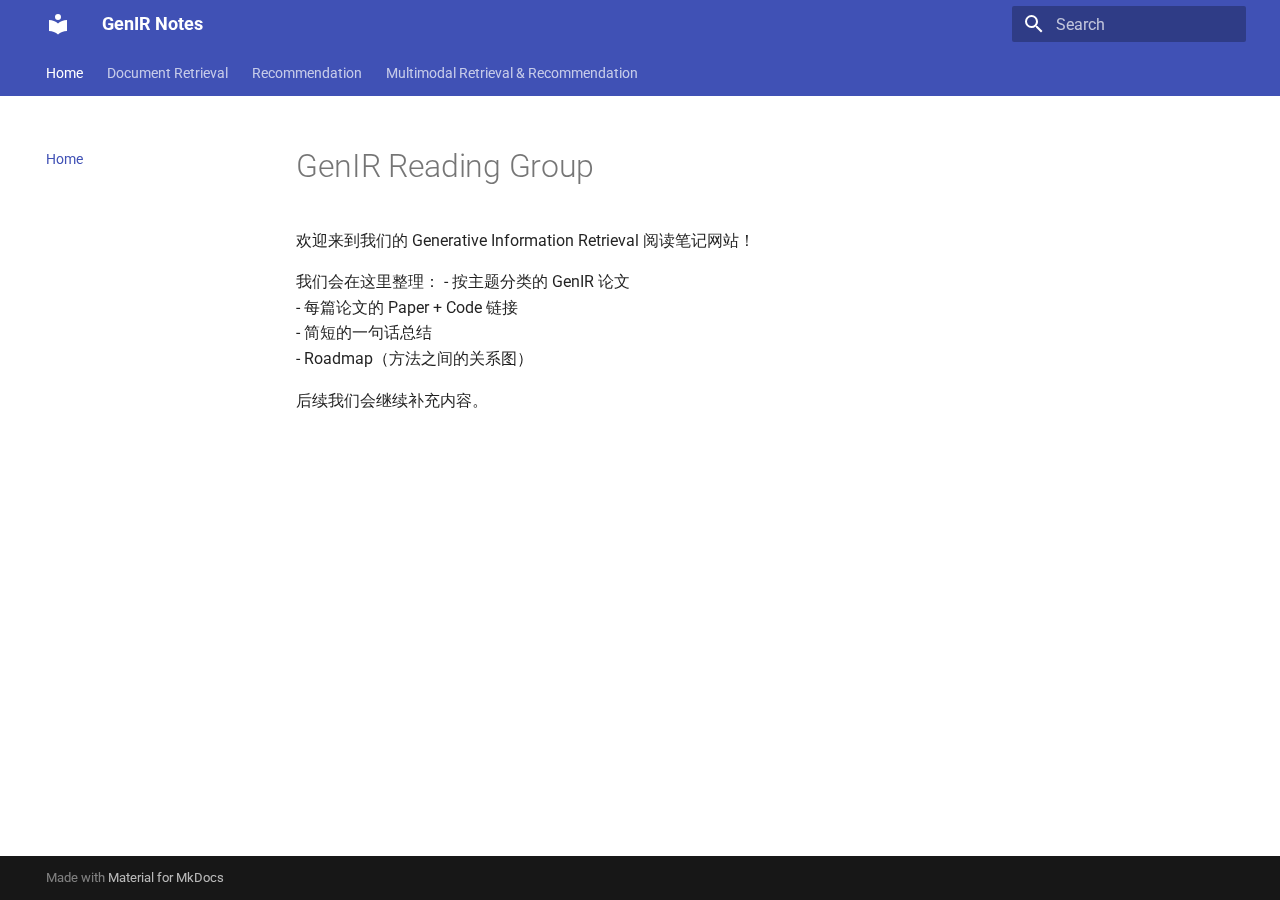
<file: index.html>
<!doctype html>
<html lang="en" class="no-js">
  <head>
    
      <meta charset="utf-8">
      <meta name="viewport" content="width=device-width,initial-scale=1">
      
      
      
        <link rel="canonical" href="https://genir-notes.github.io/">
      
      
      
        <link rel="next" href="document_retrieval/roadmap/">
      
      
        
      
      
      <link rel="icon" href="assets/images/favicon.png">
      <meta name="generator" content="mkdocs-1.6.1, mkdocs-material-9.7.0">
    
    
      
        <title>GenIR Notes</title>
      
    
    
      <link rel="stylesheet" href="assets/stylesheets/main.618322db.min.css">
      
      


    
    
      
    
    
      
        
        
        <link rel="preconnect" href="https://fonts.gstatic.com" crossorigin>
        <link rel="stylesheet" href="https://fonts.googleapis.com/css?family=Roboto:300,300i,400,400i,700,700i%7CRoboto+Mono:400,400i,700,700i&display=fallback">
        <style>:root{--md-text-font:"Roboto";--md-code-font:"Roboto Mono"}</style>
      
    
    
    <script>__md_scope=new URL(".",location),__md_hash=e=>[...e].reduce(((e,_)=>(e<<5)-e+_.charCodeAt(0)),0),__md_get=(e,_=localStorage,t=__md_scope)=>JSON.parse(_.getItem(t.pathname+"."+e)),__md_set=(e,_,t=localStorage,a=__md_scope)=>{try{t.setItem(a.pathname+"."+e,JSON.stringify(_))}catch(e){}}</script>
    
      

    
    
  </head>
  
  
    <body dir="ltr">
  
    
    <input class="md-toggle" data-md-toggle="drawer" type="checkbox" id="__drawer" autocomplete="off">
    <input class="md-toggle" data-md-toggle="search" type="checkbox" id="__search" autocomplete="off">
    <label class="md-overlay" for="__drawer"></label>
    <div data-md-component="skip">
      
        
        <a href="#genir-reading-group" class="md-skip">
          Skip to content
        </a>
      
    </div>
    <div data-md-component="announce">
      
    </div>
    
    
      

<header class="md-header" data-md-component="header">
  <nav class="md-header__inner md-grid" aria-label="Header">
    <a href="." title="GenIR Notes" class="md-header__button md-logo" aria-label="GenIR Notes" data-md-component="logo">
      
  
  <svg xmlns="http://www.w3.org/2000/svg" viewBox="0 0 24 24"><path d="M12 8a3 3 0 0 0 3-3 3 3 0 0 0-3-3 3 3 0 0 0-3 3 3 3 0 0 0 3 3m0 3.54C9.64 9.35 6.5 8 3 8v11c3.5 0 6.64 1.35 9 3.54 2.36-2.19 5.5-3.54 9-3.54V8c-3.5 0-6.64 1.35-9 3.54"/></svg>

    </a>
    <label class="md-header__button md-icon" for="__drawer">
      
      <svg xmlns="http://www.w3.org/2000/svg" viewBox="0 0 24 24"><path d="M3 6h18v2H3zm0 5h18v2H3zm0 5h18v2H3z"/></svg>
    </label>
    <div class="md-header__title" data-md-component="header-title">
      <div class="md-header__ellipsis">
        <div class="md-header__topic">
          <span class="md-ellipsis">
            GenIR Notes
          </span>
        </div>
        <div class="md-header__topic" data-md-component="header-topic">
          <span class="md-ellipsis">
            
              Home
            
          </span>
        </div>
      </div>
    </div>
    
    
      <script>var palette=__md_get("__palette");if(palette&&palette.color){if("(prefers-color-scheme)"===palette.color.media){var media=matchMedia("(prefers-color-scheme: light)"),input=document.querySelector(media.matches?"[data-md-color-media='(prefers-color-scheme: light)']":"[data-md-color-media='(prefers-color-scheme: dark)']");palette.color.media=input.getAttribute("data-md-color-media"),palette.color.scheme=input.getAttribute("data-md-color-scheme"),palette.color.primary=input.getAttribute("data-md-color-primary"),palette.color.accent=input.getAttribute("data-md-color-accent")}for(var[key,value]of Object.entries(palette.color))document.body.setAttribute("data-md-color-"+key,value)}</script>
    
    
    
      
      
        <label class="md-header__button md-icon" for="__search">
          
          <svg xmlns="http://www.w3.org/2000/svg" viewBox="0 0 24 24"><path d="M9.5 3A6.5 6.5 0 0 1 16 9.5c0 1.61-.59 3.09-1.56 4.23l.27.27h.79l5 5-1.5 1.5-5-5v-.79l-.27-.27A6.52 6.52 0 0 1 9.5 16 6.5 6.5 0 0 1 3 9.5 6.5 6.5 0 0 1 9.5 3m0 2C7 5 5 7 5 9.5S7 14 9.5 14 14 12 14 9.5 12 5 9.5 5"/></svg>
        </label>
        <div class="md-search" data-md-component="search" role="dialog">
  <label class="md-search__overlay" for="__search"></label>
  <div class="md-search__inner" role="search">
    <form class="md-search__form" name="search">
      <input type="text" class="md-search__input" name="query" aria-label="Search" placeholder="Search" autocapitalize="off" autocorrect="off" autocomplete="off" spellcheck="false" data-md-component="search-query" required>
      <label class="md-search__icon md-icon" for="__search">
        
        <svg xmlns="http://www.w3.org/2000/svg" viewBox="0 0 24 24"><path d="M9.5 3A6.5 6.5 0 0 1 16 9.5c0 1.61-.59 3.09-1.56 4.23l.27.27h.79l5 5-1.5 1.5-5-5v-.79l-.27-.27A6.52 6.52 0 0 1 9.5 16 6.5 6.5 0 0 1 3 9.5 6.5 6.5 0 0 1 9.5 3m0 2C7 5 5 7 5 9.5S7 14 9.5 14 14 12 14 9.5 12 5 9.5 5"/></svg>
        
        <svg xmlns="http://www.w3.org/2000/svg" viewBox="0 0 24 24"><path d="M20 11v2H8l5.5 5.5-1.42 1.42L4.16 12l7.92-7.92L13.5 5.5 8 11z"/></svg>
      </label>
      <nav class="md-search__options" aria-label="Search">
        
        <button type="reset" class="md-search__icon md-icon" title="Clear" aria-label="Clear" tabindex="-1">
          
          <svg xmlns="http://www.w3.org/2000/svg" viewBox="0 0 24 24"><path d="M19 6.41 17.59 5 12 10.59 6.41 5 5 6.41 10.59 12 5 17.59 6.41 19 12 13.41 17.59 19 19 17.59 13.41 12z"/></svg>
        </button>
      </nav>
      
    </form>
    <div class="md-search__output">
      <div class="md-search__scrollwrap" tabindex="0" data-md-scrollfix>
        <div class="md-search-result" data-md-component="search-result">
          <div class="md-search-result__meta">
            Initializing search
          </div>
          <ol class="md-search-result__list" role="presentation"></ol>
        </div>
      </div>
    </div>
  </div>
</div>
      
    
    
  </nav>
  
</header>
    
    <div class="md-container" data-md-component="container">
      
      
        
          
            
<nav class="md-tabs" aria-label="Tabs" data-md-component="tabs">
  <div class="md-grid">
    <ul class="md-tabs__list">
      
        
  
  
  
    
  
  
    <li class="md-tabs__item md-tabs__item--active">
      <a href="." class="md-tabs__link">
        
  
  
    
  
  Home

      </a>
    </li>
  

      
        
  
  
  
  
    
    
      <li class="md-tabs__item">
        <a href="document_retrieval/roadmap/" class="md-tabs__link">
          
  
  
  Document Retrieval

        </a>
      </li>
    
  

      
        
  
  
  
  
    
    
      <li class="md-tabs__item">
        <a href="recommendation/roadmap.md" class="md-tabs__link">
          
  
  
  Recommendation

        </a>
      </li>
    
  

      
        
  
  
  
  
    
    
      <li class="md-tabs__item">
        <a href="multimodal/roadmap.md" class="md-tabs__link">
          
  
  
  Multimodal Retrieval & Recommendation

        </a>
      </li>
    
  

      
    </ul>
  </div>
</nav>
          
        
      
      <main class="md-main" data-md-component="main">
        <div class="md-main__inner md-grid">
          
            
              
              <div class="md-sidebar md-sidebar--primary" data-md-component="sidebar" data-md-type="navigation" >
                <div class="md-sidebar__scrollwrap">
                  <div class="md-sidebar__inner">
                    


  


  

<nav class="md-nav md-nav--primary md-nav--lifted md-nav--integrated" aria-label="Navigation" data-md-level="0">
  <label class="md-nav__title" for="__drawer">
    <a href="." title="GenIR Notes" class="md-nav__button md-logo" aria-label="GenIR Notes" data-md-component="logo">
      
  
  <svg xmlns="http://www.w3.org/2000/svg" viewBox="0 0 24 24"><path d="M12 8a3 3 0 0 0 3-3 3 3 0 0 0-3-3 3 3 0 0 0-3 3 3 3 0 0 0 3 3m0 3.54C9.64 9.35 6.5 8 3 8v11c3.5 0 6.64 1.35 9 3.54 2.36-2.19 5.5-3.54 9-3.54V8c-3.5 0-6.64 1.35-9 3.54"/></svg>

    </a>
    GenIR Notes
  </label>
  
  <ul class="md-nav__list" data-md-scrollfix>
    
      
      
  
  
    
  
  
  
    <li class="md-nav__item md-nav__item--active">
      
      <input class="md-nav__toggle md-toggle" type="checkbox" id="__toc">
      
      
        
      
      
      <a href="." class="md-nav__link md-nav__link--active">
        
  
  
  <span class="md-ellipsis">
    
  
    Home
  

    
  </span>
  
  

      </a>
      
    </li>
  

    
      
      
  
  
  
  
    
    
    
    
      
      
        
      
    
    
    <li class="md-nav__item md-nav__item--nested">
      
        
        
        <input class="md-nav__toggle md-toggle " type="checkbox" id="__nav_2" >
        
          
          <label class="md-nav__link" for="__nav_2" id="__nav_2_label" tabindex="0">
            
  
  
  <span class="md-ellipsis">
    
  
    Document Retrieval
  

    
  </span>
  
  

            <span class="md-nav__icon md-icon"></span>
          </label>
        
        <nav class="md-nav" data-md-level="1" aria-labelledby="__nav_2_label" aria-expanded="false">
          <label class="md-nav__title" for="__nav_2">
            <span class="md-nav__icon md-icon"></span>
            
  
    Document Retrieval
  

          </label>
          <ul class="md-nav__list" data-md-scrollfix>
            
              
                
  
  
  
  
    <li class="md-nav__item">
      <a href="document_retrieval/roadmap/" class="md-nav__link">
        
  
  
  <span class="md-ellipsis">
    
  
    Roadmap
  

    
  </span>
  
  

      </a>
    </li>
  

              
            
              
                
  
  
  
  
    <li class="md-nav__item">
      <a href="document_retrieval/papers.md" class="md-nav__link">
        
  
  
  <span class="md-ellipsis">
    
  
    Papers
  

    
  </span>
  
  

      </a>
    </li>
  

              
            
          </ul>
        </nav>
      
    </li>
  

    
      
      
  
  
  
  
    
    
    
    
      
      
        
      
    
    
    <li class="md-nav__item md-nav__item--nested">
      
        
        
        <input class="md-nav__toggle md-toggle " type="checkbox" id="__nav_3" >
        
          
          <label class="md-nav__link" for="__nav_3" id="__nav_3_label" tabindex="0">
            
  
  
  <span class="md-ellipsis">
    
  
    Recommendation
  

    
  </span>
  
  

            <span class="md-nav__icon md-icon"></span>
          </label>
        
        <nav class="md-nav" data-md-level="1" aria-labelledby="__nav_3_label" aria-expanded="false">
          <label class="md-nav__title" for="__nav_3">
            <span class="md-nav__icon md-icon"></span>
            
  
    Recommendation
  

          </label>
          <ul class="md-nav__list" data-md-scrollfix>
            
              
                
  
  
  
  
    <li class="md-nav__item">
      <a href="recommendation/roadmap.md" class="md-nav__link">
        
  
  
  <span class="md-ellipsis">
    
  
    Roadmap
  

    
  </span>
  
  

      </a>
    </li>
  

              
            
              
                
  
  
  
  
    <li class="md-nav__item">
      <a href="recommendation/papers.md" class="md-nav__link">
        
  
  
  <span class="md-ellipsis">
    
  
    Papers
  

    
  </span>
  
  

      </a>
    </li>
  

              
            
          </ul>
        </nav>
      
    </li>
  

    
      
      
  
  
  
  
    
    
    
    
      
      
        
      
    
    
    <li class="md-nav__item md-nav__item--nested">
      
        
        
        <input class="md-nav__toggle md-toggle " type="checkbox" id="__nav_4" >
        
          
          <label class="md-nav__link" for="__nav_4" id="__nav_4_label" tabindex="0">
            
  
  
  <span class="md-ellipsis">
    
  
    Multimodal Retrieval & Recommendation
  

    
  </span>
  
  

            <span class="md-nav__icon md-icon"></span>
          </label>
        
        <nav class="md-nav" data-md-level="1" aria-labelledby="__nav_4_label" aria-expanded="false">
          <label class="md-nav__title" for="__nav_4">
            <span class="md-nav__icon md-icon"></span>
            
  
    Multimodal Retrieval & Recommendation
  

          </label>
          <ul class="md-nav__list" data-md-scrollfix>
            
              
                
  
  
  
  
    <li class="md-nav__item">
      <a href="multimodal/roadmap.md" class="md-nav__link">
        
  
  
  <span class="md-ellipsis">
    
  
    Roadmap
  

    
  </span>
  
  

      </a>
    </li>
  

              
            
              
                
  
  
  
  
    <li class="md-nav__item">
      <a href="multimodal/papers.md" class="md-nav__link">
        
  
  
  <span class="md-ellipsis">
    
  
    Papers
  

    
  </span>
  
  

      </a>
    </li>
  

              
            
          </ul>
        </nav>
      
    </li>
  

    
  </ul>
</nav>
                  </div>
                </div>
              </div>
            
            
          
          
            <div class="md-content" data-md-component="content">
              
              <article class="md-content__inner md-typeset">
                
                  



<h1 id="genir-reading-group">GenIR Reading Group</h1>
<p>欢迎来到我们的 Generative Information Retrieval 阅读笔记网站！</p>
<p>我们会在这里整理：
- 按主题分类的 GenIR 论文<br />
- 每篇论文的 Paper + Code 链接<br />
- 简短的一句话总结<br />
- Roadmap（方法之间的关系图）  </p>
<p>后续我们会继续补充内容。</p>












                
              </article>
            </div>
          
          
<script>var target=document.getElementById(location.hash.slice(1));target&&target.name&&(target.checked=target.name.startsWith("__tabbed_"))</script>
        </div>
        
      </main>
      
        <footer class="md-footer">
  
  <div class="md-footer-meta md-typeset">
    <div class="md-footer-meta__inner md-grid">
      <div class="md-copyright">
  
  
    Made with
    <a href="https://squidfunk.github.io/mkdocs-material/" target="_blank" rel="noopener">
      Material for MkDocs
    </a>
  
</div>
      
    </div>
  </div>
</footer>
      
    </div>
    <div class="md-dialog" data-md-component="dialog">
      <div class="md-dialog__inner md-typeset"></div>
    </div>
    
    
    
      
      
      <script id="__config" type="application/json">{"annotate": null, "base": ".", "features": ["navigation.tabs", "navigation.sections", "toc.integrate"], "search": "assets/javascripts/workers/search.7a47a382.min.js", "tags": null, "translations": {"clipboard.copied": "Copied to clipboard", "clipboard.copy": "Copy to clipboard", "search.result.more.one": "1 more on this page", "search.result.more.other": "# more on this page", "search.result.none": "No matching documents", "search.result.one": "1 matching document", "search.result.other": "# matching documents", "search.result.placeholder": "Type to start searching", "search.result.term.missing": "Missing", "select.version": "Select version"}, "version": null}</script>
    
    
      <script src="assets/javascripts/bundle.e71a0d61.min.js"></script>
      
    
  </body>
</html>
</file>
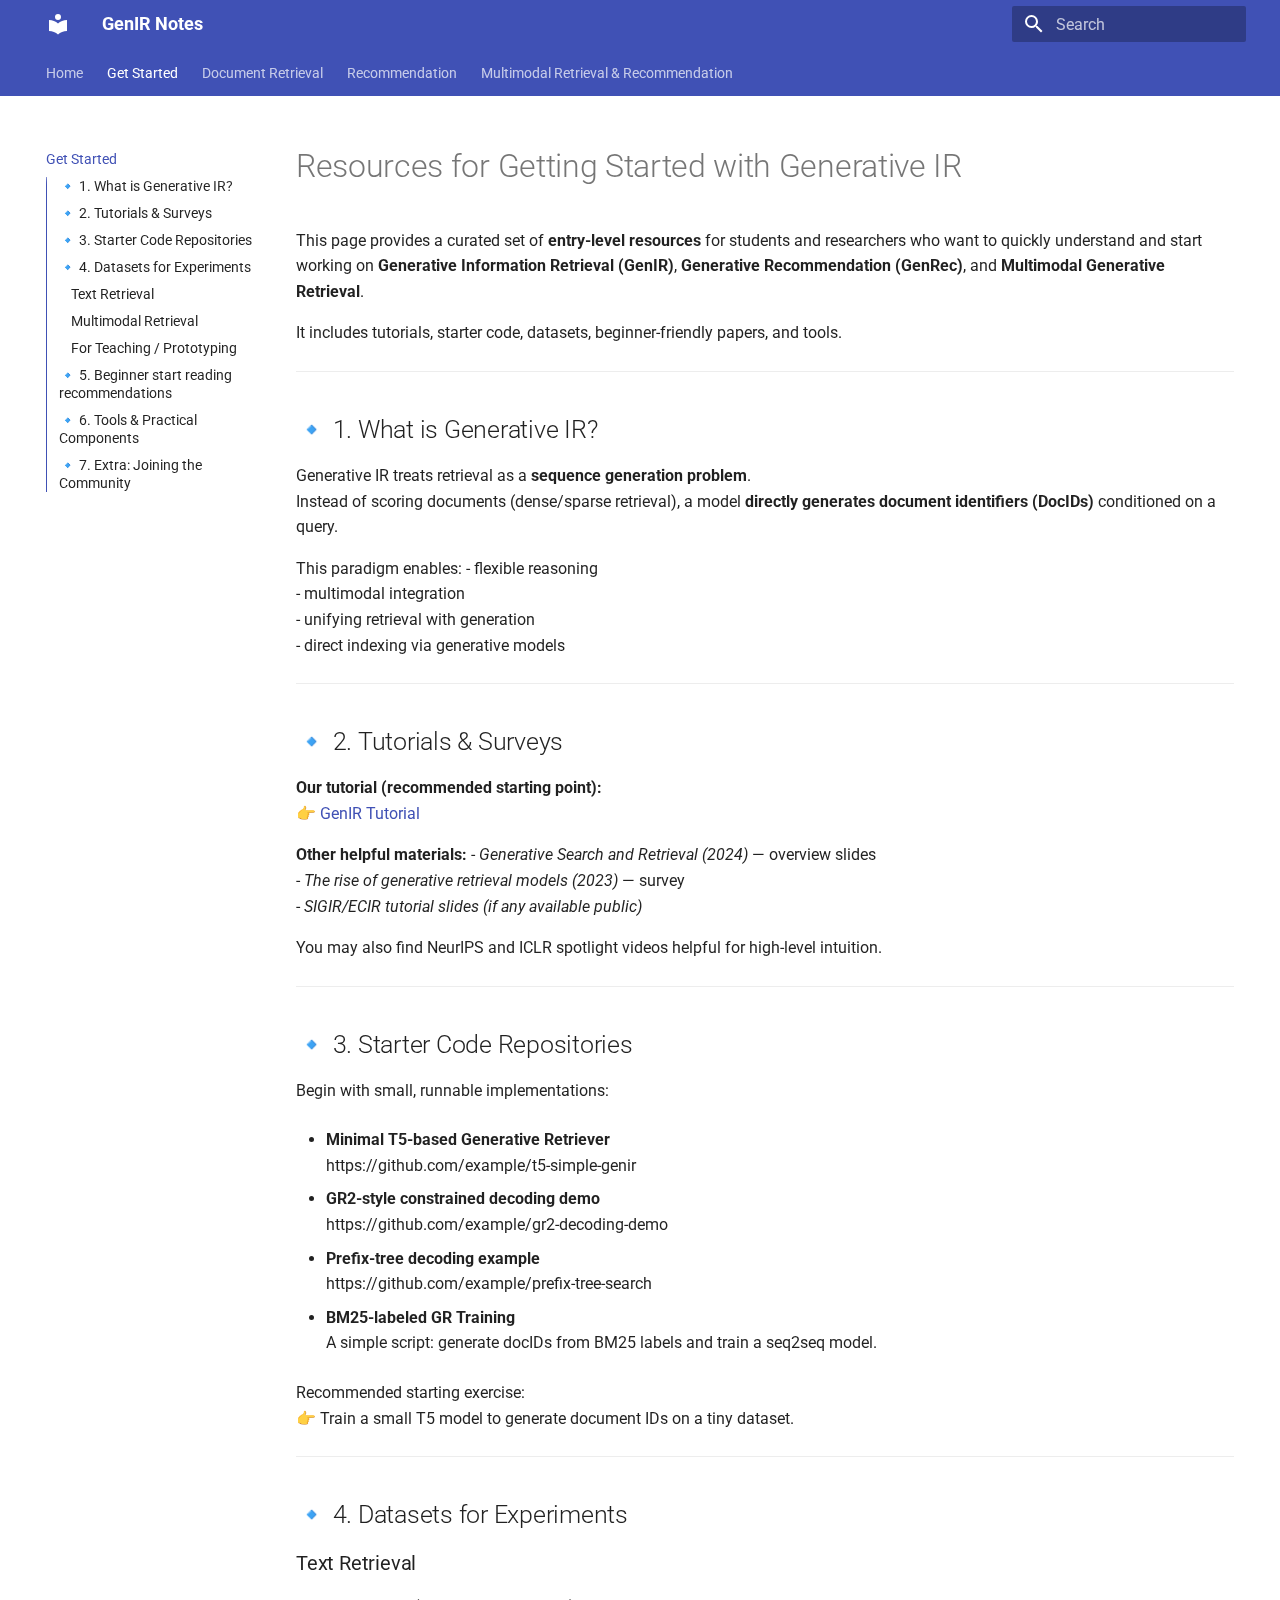
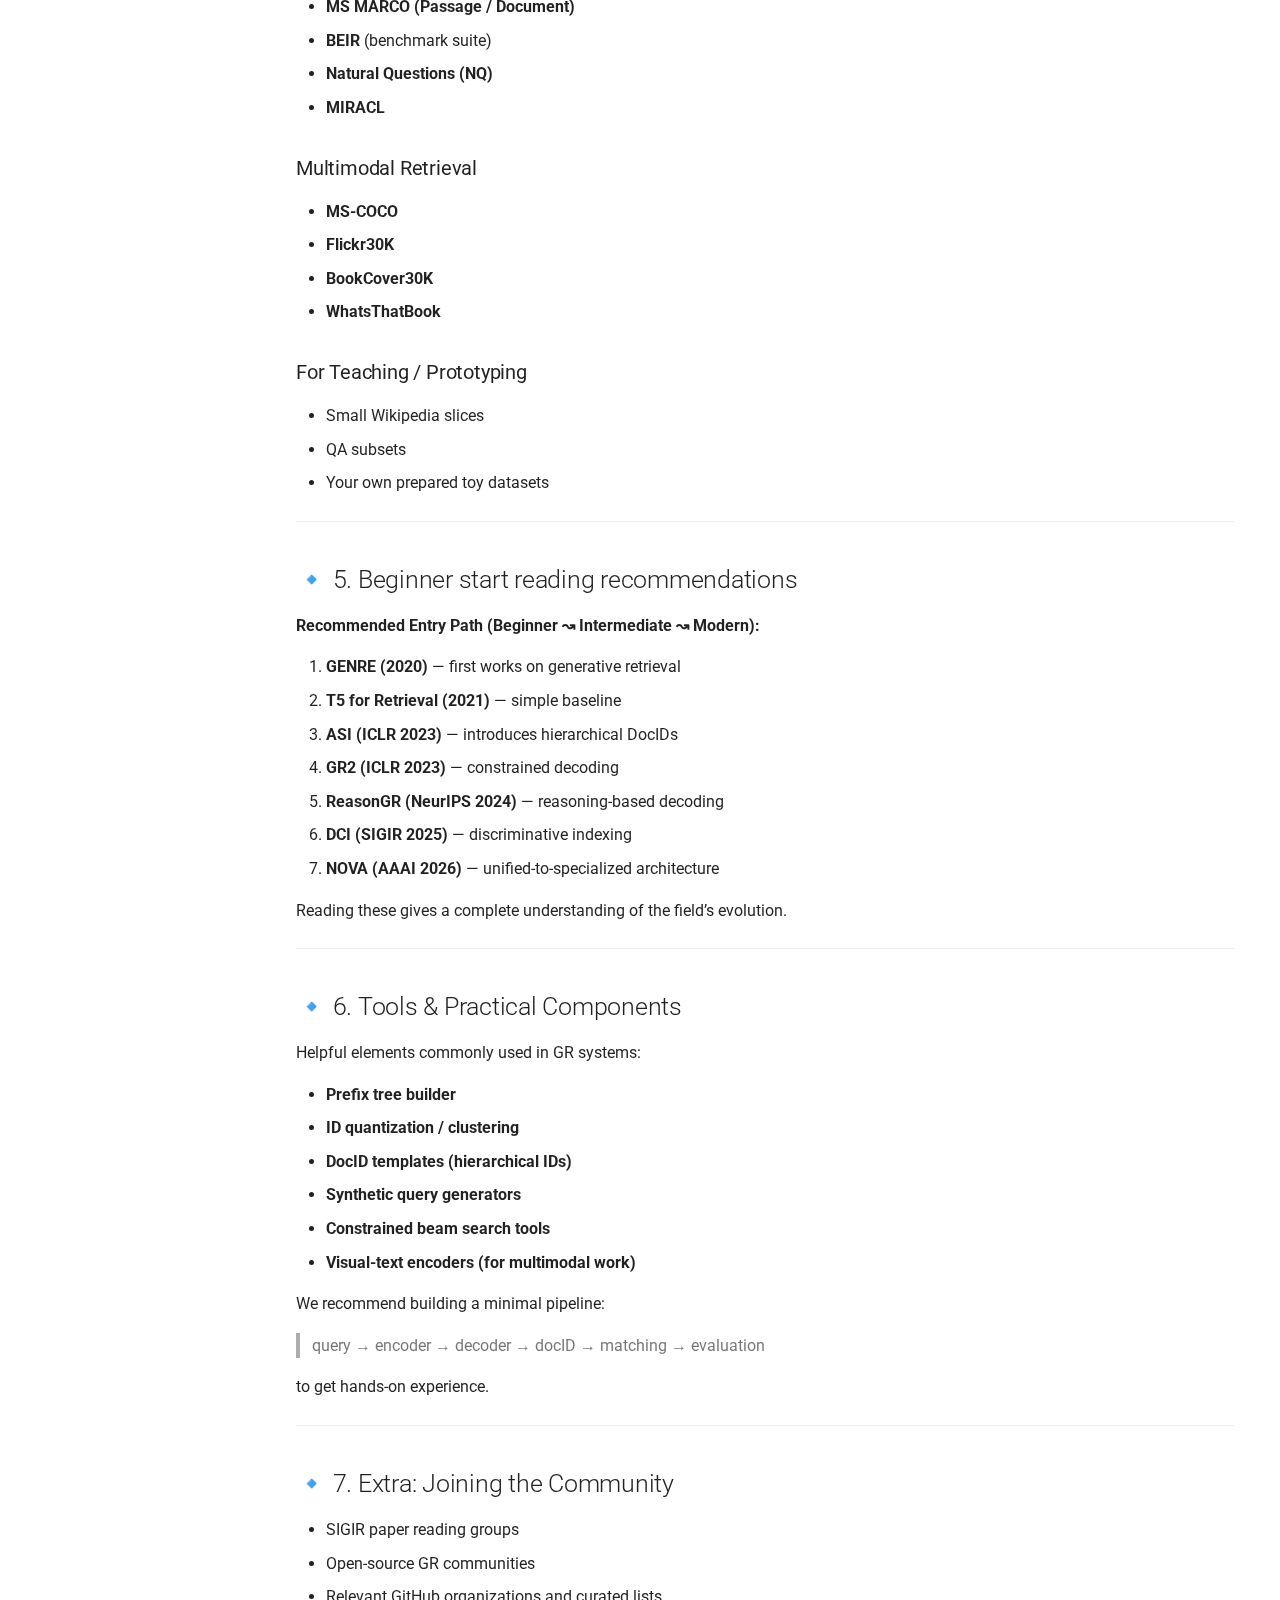
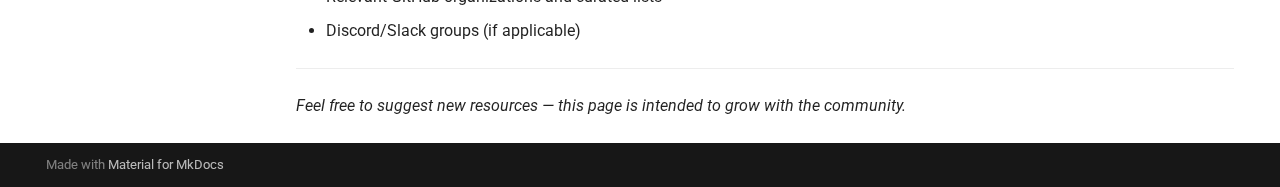
<file: resources/index.html>
<!doctype html>
<html lang="en" class="no-js">
  <head>
    
      <meta charset="utf-8">
      <meta name="viewport" content="width=device-width,initial-scale=1">
      
      
      
        <link rel="canonical" href="https://genir-notes.github.io/resources/">
      
      
        <link rel="prev" href="..">
      
      
        <link rel="next" href="../document_retrieval/roadmap/">
      
      
        
      
      
      <link rel="icon" href="../assets/images/favicon.png">
      <meta name="generator" content="mkdocs-1.6.1, mkdocs-material-9.7.0">
    
    
      
        <title>Get Started - GenIR Notes</title>
      
    
    
      <link rel="stylesheet" href="../assets/stylesheets/main.618322db.min.css">
      
      


    
    
      
    
    
      
        
        
        <link rel="preconnect" href="https://fonts.gstatic.com" crossorigin>
        <link rel="stylesheet" href="https://fonts.googleapis.com/css?family=Roboto:300,300i,400,400i,700,700i%7CRoboto+Mono:400,400i,700,700i&display=fallback">
        <style>:root{--md-text-font:"Roboto";--md-code-font:"Roboto Mono"}</style>
      
    
    
    <script>__md_scope=new URL("..",location),__md_hash=e=>[...e].reduce(((e,_)=>(e<<5)-e+_.charCodeAt(0)),0),__md_get=(e,_=localStorage,t=__md_scope)=>JSON.parse(_.getItem(t.pathname+"."+e)),__md_set=(e,_,t=localStorage,a=__md_scope)=>{try{t.setItem(a.pathname+"."+e,JSON.stringify(_))}catch(e){}}</script>
    
      

    
    
  </head>
  
  
    <body dir="ltr">
  
    
    <input class="md-toggle" data-md-toggle="drawer" type="checkbox" id="__drawer" autocomplete="off">
    <input class="md-toggle" data-md-toggle="search" type="checkbox" id="__search" autocomplete="off">
    <label class="md-overlay" for="__drawer"></label>
    <div data-md-component="skip">
      
        
        <a href="#resources-for-getting-started-with-generative-ir" class="md-skip">
          Skip to content
        </a>
      
    </div>
    <div data-md-component="announce">
      
    </div>
    
    
      

<header class="md-header" data-md-component="header">
  <nav class="md-header__inner md-grid" aria-label="Header">
    <a href=".." title="GenIR Notes" class="md-header__button md-logo" aria-label="GenIR Notes" data-md-component="logo">
      
  
  <svg xmlns="http://www.w3.org/2000/svg" viewBox="0 0 24 24"><path d="M12 8a3 3 0 0 0 3-3 3 3 0 0 0-3-3 3 3 0 0 0-3 3 3 3 0 0 0 3 3m0 3.54C9.64 9.35 6.5 8 3 8v11c3.5 0 6.64 1.35 9 3.54 2.36-2.19 5.5-3.54 9-3.54V8c-3.5 0-6.64 1.35-9 3.54"/></svg>

    </a>
    <label class="md-header__button md-icon" for="__drawer">
      
      <svg xmlns="http://www.w3.org/2000/svg" viewBox="0 0 24 24"><path d="M3 6h18v2H3zm0 5h18v2H3zm0 5h18v2H3z"/></svg>
    </label>
    <div class="md-header__title" data-md-component="header-title">
      <div class="md-header__ellipsis">
        <div class="md-header__topic">
          <span class="md-ellipsis">
            GenIR Notes
          </span>
        </div>
        <div class="md-header__topic" data-md-component="header-topic">
          <span class="md-ellipsis">
            
              Get Started
            
          </span>
        </div>
      </div>
    </div>
    
    
      <script>var palette=__md_get("__palette");if(palette&&palette.color){if("(prefers-color-scheme)"===palette.color.media){var media=matchMedia("(prefers-color-scheme: light)"),input=document.querySelector(media.matches?"[data-md-color-media='(prefers-color-scheme: light)']":"[data-md-color-media='(prefers-color-scheme: dark)']");palette.color.media=input.getAttribute("data-md-color-media"),palette.color.scheme=input.getAttribute("data-md-color-scheme"),palette.color.primary=input.getAttribute("data-md-color-primary"),palette.color.accent=input.getAttribute("data-md-color-accent")}for(var[key,value]of Object.entries(palette.color))document.body.setAttribute("data-md-color-"+key,value)}</script>
    
    
    
      
      
        <label class="md-header__button md-icon" for="__search">
          
          <svg xmlns="http://www.w3.org/2000/svg" viewBox="0 0 24 24"><path d="M9.5 3A6.5 6.5 0 0 1 16 9.5c0 1.61-.59 3.09-1.56 4.23l.27.27h.79l5 5-1.5 1.5-5-5v-.79l-.27-.27A6.52 6.52 0 0 1 9.5 16 6.5 6.5 0 0 1 3 9.5 6.5 6.5 0 0 1 9.5 3m0 2C7 5 5 7 5 9.5S7 14 9.5 14 14 12 14 9.5 12 5 9.5 5"/></svg>
        </label>
        <div class="md-search" data-md-component="search" role="dialog">
  <label class="md-search__overlay" for="__search"></label>
  <div class="md-search__inner" role="search">
    <form class="md-search__form" name="search">
      <input type="text" class="md-search__input" name="query" aria-label="Search" placeholder="Search" autocapitalize="off" autocorrect="off" autocomplete="off" spellcheck="false" data-md-component="search-query" required>
      <label class="md-search__icon md-icon" for="__search">
        
        <svg xmlns="http://www.w3.org/2000/svg" viewBox="0 0 24 24"><path d="M9.5 3A6.5 6.5 0 0 1 16 9.5c0 1.61-.59 3.09-1.56 4.23l.27.27h.79l5 5-1.5 1.5-5-5v-.79l-.27-.27A6.52 6.52 0 0 1 9.5 16 6.5 6.5 0 0 1 3 9.5 6.5 6.5 0 0 1 9.5 3m0 2C7 5 5 7 5 9.5S7 14 9.5 14 14 12 14 9.5 12 5 9.5 5"/></svg>
        
        <svg xmlns="http://www.w3.org/2000/svg" viewBox="0 0 24 24"><path d="M20 11v2H8l5.5 5.5-1.42 1.42L4.16 12l7.92-7.92L13.5 5.5 8 11z"/></svg>
      </label>
      <nav class="md-search__options" aria-label="Search">
        
        <button type="reset" class="md-search__icon md-icon" title="Clear" aria-label="Clear" tabindex="-1">
          
          <svg xmlns="http://www.w3.org/2000/svg" viewBox="0 0 24 24"><path d="M19 6.41 17.59 5 12 10.59 6.41 5 5 6.41 10.59 12 5 17.59 6.41 19 12 13.41 17.59 19 19 17.59 13.41 12z"/></svg>
        </button>
      </nav>
      
    </form>
    <div class="md-search__output">
      <div class="md-search__scrollwrap" tabindex="0" data-md-scrollfix>
        <div class="md-search-result" data-md-component="search-result">
          <div class="md-search-result__meta">
            Initializing search
          </div>
          <ol class="md-search-result__list" role="presentation"></ol>
        </div>
      </div>
    </div>
  </div>
</div>
      
    
    
  </nav>
  
</header>
    
    <div class="md-container" data-md-component="container">
      
      
        
          
            
<nav class="md-tabs" aria-label="Tabs" data-md-component="tabs">
  <div class="md-grid">
    <ul class="md-tabs__list">
      
        
  
  
  
  
    <li class="md-tabs__item">
      <a href=".." class="md-tabs__link">
        
  
  
    
  
  Home

      </a>
    </li>
  

      
        
  
  
  
    
  
  
    <li class="md-tabs__item md-tabs__item--active">
      <a href="./" class="md-tabs__link">
        
  
  
    
  
  Get Started

      </a>
    </li>
  

      
        
  
  
  
  
    
    
      <li class="md-tabs__item">
        <a href="../document_retrieval/roadmap/" class="md-tabs__link">
          
  
  
  Document Retrieval

        </a>
      </li>
    
  

      
        
  
  
  
  
    
    
      <li class="md-tabs__item">
        <a href="../recommendation/roadmap/" class="md-tabs__link">
          
  
  
  Recommendation

        </a>
      </li>
    
  

      
        
  
  
  
  
    
    
      <li class="md-tabs__item">
        <a href="../multimodal/roadmap/" class="md-tabs__link">
          
  
  
  Multimodal Retrieval & Recommendation

        </a>
      </li>
    
  

      
    </ul>
  </div>
</nav>
          
        
      
      <main class="md-main" data-md-component="main">
        <div class="md-main__inner md-grid">
          
            
              
              <div class="md-sidebar md-sidebar--primary" data-md-component="sidebar" data-md-type="navigation" >
                <div class="md-sidebar__scrollwrap">
                  <div class="md-sidebar__inner">
                    


  


  

<nav class="md-nav md-nav--primary md-nav--lifted md-nav--integrated" aria-label="Navigation" data-md-level="0">
  <label class="md-nav__title" for="__drawer">
    <a href=".." title="GenIR Notes" class="md-nav__button md-logo" aria-label="GenIR Notes" data-md-component="logo">
      
  
  <svg xmlns="http://www.w3.org/2000/svg" viewBox="0 0 24 24"><path d="M12 8a3 3 0 0 0 3-3 3 3 0 0 0-3-3 3 3 0 0 0-3 3 3 3 0 0 0 3 3m0 3.54C9.64 9.35 6.5 8 3 8v11c3.5 0 6.64 1.35 9 3.54 2.36-2.19 5.5-3.54 9-3.54V8c-3.5 0-6.64 1.35-9 3.54"/></svg>

    </a>
    GenIR Notes
  </label>
  
  <ul class="md-nav__list" data-md-scrollfix>
    
      
      
  
  
  
  
    <li class="md-nav__item">
      <a href=".." class="md-nav__link">
        
  
  
  <span class="md-ellipsis">
    
  
    Home
  

    
  </span>
  
  

      </a>
    </li>
  

    
      
      
  
  
    
  
  
  
    <li class="md-nav__item md-nav__item--active">
      
      <input class="md-nav__toggle md-toggle" type="checkbox" id="__toc">
      
      
        
      
      
        <label class="md-nav__link md-nav__link--active" for="__toc">
          
  
  
  <span class="md-ellipsis">
    
  
    Get Started
  

    
  </span>
  
  

          <span class="md-nav__icon md-icon"></span>
        </label>
      
      <a href="./" class="md-nav__link md-nav__link--active">
        
  
  
  <span class="md-ellipsis">
    
  
    Get Started
  

    
  </span>
  
  

      </a>
      
        

<nav class="md-nav md-nav--secondary" aria-label="Table of contents">
  
  
  
    
  
  
    <label class="md-nav__title" for="__toc">
      <span class="md-nav__icon md-icon"></span>
      Table of contents
    </label>
    <ul class="md-nav__list" data-md-component="toc" data-md-scrollfix>
      
        <li class="md-nav__item">
  <a href="#1-what-is-generative-ir" class="md-nav__link">
    <span class="md-ellipsis">
      
        🔹 1. What is Generative IR?
      
    </span>
  </a>
  
</li>
      
        <li class="md-nav__item">
  <a href="#2-tutorials-surveys" class="md-nav__link">
    <span class="md-ellipsis">
      
        🔹 2. Tutorials &amp; Surveys
      
    </span>
  </a>
  
</li>
      
        <li class="md-nav__item">
  <a href="#3-starter-code-repositories" class="md-nav__link">
    <span class="md-ellipsis">
      
        🔹 3. Starter Code Repositories
      
    </span>
  </a>
  
</li>
      
        <li class="md-nav__item">
  <a href="#4-datasets-for-experiments" class="md-nav__link">
    <span class="md-ellipsis">
      
        🔹 4. Datasets for Experiments
      
    </span>
  </a>
  
    <nav class="md-nav" aria-label="🔹 4. Datasets for Experiments">
      <ul class="md-nav__list">
        
          <li class="md-nav__item">
  <a href="#text-retrieval" class="md-nav__link">
    <span class="md-ellipsis">
      
        Text Retrieval
      
    </span>
  </a>
  
</li>
        
          <li class="md-nav__item">
  <a href="#multimodal-retrieval" class="md-nav__link">
    <span class="md-ellipsis">
      
        Multimodal Retrieval
      
    </span>
  </a>
  
</li>
        
          <li class="md-nav__item">
  <a href="#for-teaching-prototyping" class="md-nav__link">
    <span class="md-ellipsis">
      
        For Teaching / Prototyping
      
    </span>
  </a>
  
</li>
        
      </ul>
    </nav>
  
</li>
      
        <li class="md-nav__item">
  <a href="#5-beginner-start-reading-recommendations" class="md-nav__link">
    <span class="md-ellipsis">
      
        🔹 5. Beginner start reading recommendations
      
    </span>
  </a>
  
</li>
      
        <li class="md-nav__item">
  <a href="#6-tools-practical-components" class="md-nav__link">
    <span class="md-ellipsis">
      
        🔹 6. Tools &amp; Practical Components
      
    </span>
  </a>
  
</li>
      
        <li class="md-nav__item">
  <a href="#7-extra-joining-the-community" class="md-nav__link">
    <span class="md-ellipsis">
      
        🔹 7. Extra: Joining the Community
      
    </span>
  </a>
  
</li>
      
    </ul>
  
</nav>
      
    </li>
  

    
      
      
  
  
  
  
    
    
    
    
      
      
        
      
    
    
    <li class="md-nav__item md-nav__item--nested">
      
        
        
          
        
        <input class="md-nav__toggle md-toggle md-toggle--indeterminate" type="checkbox" id="__nav_3" >
        
          
          <label class="md-nav__link" for="__nav_3" id="__nav_3_label" tabindex="0">
            
  
  
  <span class="md-ellipsis">
    
  
    Document Retrieval
  

    
  </span>
  
  

            <span class="md-nav__icon md-icon"></span>
          </label>
        
        <nav class="md-nav" data-md-level="1" aria-labelledby="__nav_3_label" aria-expanded="false">
          <label class="md-nav__title" for="__nav_3">
            <span class="md-nav__icon md-icon"></span>
            
  
    Document Retrieval
  

          </label>
          <ul class="md-nav__list" data-md-scrollfix>
            
              
                
  
  
  
  
    <li class="md-nav__item">
      <a href="../document_retrieval/roadmap/" class="md-nav__link">
        
  
  
  <span class="md-ellipsis">
    
  
    Roadmap
  

    
  </span>
  
  

      </a>
    </li>
  

              
            
              
                
  
  
  
  
    <li class="md-nav__item">
      <a href="../document_retrieval/papers/" class="md-nav__link">
        
  
  
  <span class="md-ellipsis">
    
  
    Papers
  

    
  </span>
  
  

      </a>
    </li>
  

              
            
          </ul>
        </nav>
      
    </li>
  

    
      
      
  
  
  
  
    
    
    
    
      
      
        
      
    
    
    <li class="md-nav__item md-nav__item--nested">
      
        
        
          
        
        <input class="md-nav__toggle md-toggle md-toggle--indeterminate" type="checkbox" id="__nav_4" >
        
          
          <label class="md-nav__link" for="__nav_4" id="__nav_4_label" tabindex="0">
            
  
  
  <span class="md-ellipsis">
    
  
    Recommendation
  

    
  </span>
  
  

            <span class="md-nav__icon md-icon"></span>
          </label>
        
        <nav class="md-nav" data-md-level="1" aria-labelledby="__nav_4_label" aria-expanded="false">
          <label class="md-nav__title" for="__nav_4">
            <span class="md-nav__icon md-icon"></span>
            
  
    Recommendation
  

          </label>
          <ul class="md-nav__list" data-md-scrollfix>
            
              
                
  
  
  
  
    <li class="md-nav__item">
      <a href="../recommendation/roadmap/" class="md-nav__link">
        
  
  
  <span class="md-ellipsis">
    
  
    Roadmap
  

    
  </span>
  
  

      </a>
    </li>
  

              
            
              
                
  
  
  
  
    <li class="md-nav__item">
      <a href="../recommendation/papers/" class="md-nav__link">
        
  
  
  <span class="md-ellipsis">
    
  
    Papers
  

    
  </span>
  
  

      </a>
    </li>
  

              
            
          </ul>
        </nav>
      
    </li>
  

    
      
      
  
  
  
  
    
    
    
    
      
      
        
      
    
    
    <li class="md-nav__item md-nav__item--nested">
      
        
        
          
        
        <input class="md-nav__toggle md-toggle md-toggle--indeterminate" type="checkbox" id="__nav_5" >
        
          
          <label class="md-nav__link" for="__nav_5" id="__nav_5_label" tabindex="0">
            
  
  
  <span class="md-ellipsis">
    
  
    Multimodal Retrieval & Recommendation
  

    
  </span>
  
  

            <span class="md-nav__icon md-icon"></span>
          </label>
        
        <nav class="md-nav" data-md-level="1" aria-labelledby="__nav_5_label" aria-expanded="false">
          <label class="md-nav__title" for="__nav_5">
            <span class="md-nav__icon md-icon"></span>
            
  
    Multimodal Retrieval & Recommendation
  

          </label>
          <ul class="md-nav__list" data-md-scrollfix>
            
              
                
  
  
  
  
    <li class="md-nav__item">
      <a href="../multimodal/roadmap/" class="md-nav__link">
        
  
  
  <span class="md-ellipsis">
    
  
    Roadmap
  

    
  </span>
  
  

      </a>
    </li>
  

              
            
              
                
  
  
  
  
    <li class="md-nav__item">
      <a href="../multimodal/papers/" class="md-nav__link">
        
  
  
  <span class="md-ellipsis">
    
  
    Papers
  

    
  </span>
  
  

      </a>
    </li>
  

              
            
          </ul>
        </nav>
      
    </li>
  

    
  </ul>
</nav>
                  </div>
                </div>
              </div>
            
            
          
          
            <div class="md-content" data-md-component="content">
              
              <article class="md-content__inner md-typeset">
                
                  



<h1 id="resources-for-getting-started-with-generative-ir">Resources for Getting Started with Generative IR</h1>
<p>This page provides a curated set of <strong>entry-level resources</strong> for students and researchers who want to quickly understand and start working on <strong>Generative Information Retrieval (GenIR)</strong>, <strong>Generative Recommendation (GenRec)</strong>, and <strong>Multimodal Generative Retrieval</strong>.</p>
<p>It includes tutorials, starter code, datasets, beginner-friendly papers, and tools.</p>
<hr />
<h2 id="1-what-is-generative-ir">🔹 1. What is Generative IR?</h2>
<p>Generative IR treats retrieval as a <strong>sequence generation problem</strong>.<br />
Instead of scoring documents (dense/sparse retrieval), a model <strong>directly generates document identifiers (DocIDs)</strong> conditioned on a query.</p>
<p>This paradigm enables:
- flexible reasoning<br />
- multimodal integration<br />
- unifying retrieval with generation<br />
- direct indexing via generative models</p>
<hr />
<h2 id="2-tutorials-surveys">🔹 2. Tutorials &amp; Surveys</h2>
<p><strong>Our tutorial (recommended starting point):</strong><br />
👉 <a href="your-link-here">GenIR Tutorial</a></p>
<p><strong>Other helpful materials:</strong>
- <em>Generative Search and Retrieval (2024)</em> — overview slides<br />
- <em>The rise of generative retrieval models (2023)</em> — survey<br />
- <em>SIGIR/ECIR tutorial slides (if any available public)</em>  </p>
<p>You may also find NeurIPS and ICLR spotlight videos helpful for high-level intuition.</p>
<hr />
<h2 id="3-starter-code-repositories">🔹 3. Starter Code Repositories</h2>
<p>Begin with small, runnable implementations:</p>
<ul>
<li>
<p><strong>Minimal T5-based Generative Retriever</strong><br />
  https://github.com/example/t5-simple-genir</p>
</li>
<li>
<p><strong>GR2-style constrained decoding demo</strong><br />
  https://github.com/example/gr2-decoding-demo</p>
</li>
<li>
<p><strong>Prefix-tree decoding example</strong><br />
  https://github.com/example/prefix-tree-search</p>
</li>
<li>
<p><strong>BM25-labeled GR Training</strong><br />
  A simple script: generate docIDs from BM25 labels and train a seq2seq model.</p>
</li>
</ul>
<p>Recommended starting exercise:<br />
👉 Train a small T5 model to generate document IDs on a tiny dataset.</p>
<hr />
<h2 id="4-datasets-for-experiments">🔹 4. Datasets for Experiments</h2>
<h3 id="text-retrieval">Text Retrieval</h3>
<ul>
<li><strong>MS MARCO (Passage / Document)</strong>  </li>
<li><strong>BEIR</strong> (benchmark suite)  </li>
<li><strong>Natural Questions (NQ)</strong>  </li>
<li><strong>MIRACL</strong></li>
</ul>
<h3 id="multimodal-retrieval">Multimodal Retrieval</h3>
<ul>
<li><strong>MS-COCO</strong>  </li>
<li><strong>Flickr30K</strong>  </li>
<li><strong>BookCover30K</strong>  </li>
<li><strong>WhatsThatBook</strong>  </li>
</ul>
<h3 id="for-teaching-prototyping">For Teaching / Prototyping</h3>
<ul>
<li>Small Wikipedia slices  </li>
<li>QA subsets  </li>
<li>Your own prepared toy datasets</li>
</ul>
<hr />
<h2 id="5-beginner-start-reading-recommendations">🔹 5. Beginner start reading recommendations</h2>
<p><strong>Recommended Entry Path (Beginner ↝ Intermediate ↝ Modern):</strong></p>
<ol>
<li><strong>GENRE (2020)</strong> — first works on generative retrieval  </li>
<li><strong>T5 for Retrieval (2021)</strong> — simple baseline  </li>
<li><strong>ASI (ICLR 2023)</strong> — introduces hierarchical DocIDs  </li>
<li><strong>GR2 (ICLR 2023)</strong> — constrained decoding  </li>
<li><strong>ReasonGR (NeurIPS 2024)</strong> — reasoning-based decoding  </li>
<li><strong>DCI (SIGIR 2025)</strong> — discriminative indexing  </li>
<li><strong>NOVA (AAAI 2026)</strong> — unified-to-specialized architecture</li>
</ol>
<p>Reading these gives a complete understanding of the field’s evolution.</p>
<hr />
<h2 id="6-tools-practical-components">🔹 6. Tools &amp; Practical Components</h2>
<p>Helpful elements commonly used in GR systems:</p>
<ul>
<li><strong>Prefix tree builder</strong></li>
<li><strong>ID quantization / clustering</strong></li>
<li><strong>DocID templates (hierarchical IDs)</strong></li>
<li><strong>Synthetic query generators</strong></li>
<li><strong>Constrained beam search tools</strong></li>
<li><strong>Visual-text encoders (for multimodal work)</strong></li>
</ul>
<p>We recommend building a minimal pipeline:</p>
<blockquote>
<p>query → encoder → decoder → docID → matching → evaluation</p>
</blockquote>
<p>to get hands-on experience.</p>
<hr />
<h2 id="7-extra-joining-the-community">🔹 7. Extra: Joining the Community</h2>
<ul>
<li>SIGIR paper reading groups  </li>
<li>Open-source GR communities  </li>
<li>Relevant GitHub organizations and curated lists  </li>
<li>Discord/Slack groups (if applicable)</li>
</ul>
<hr />
<p><em>Feel free to suggest new resources — this page is intended to grow with the community.</em></p>












                
              </article>
            </div>
          
          
<script>var target=document.getElementById(location.hash.slice(1));target&&target.name&&(target.checked=target.name.startsWith("__tabbed_"))</script>
        </div>
        
      </main>
      
        <footer class="md-footer">
  
  <div class="md-footer-meta md-typeset">
    <div class="md-footer-meta__inner md-grid">
      <div class="md-copyright">
  
  
    Made with
    <a href="https://squidfunk.github.io/mkdocs-material/" target="_blank" rel="noopener">
      Material for MkDocs
    </a>
  
</div>
      
    </div>
  </div>
</footer>
      
    </div>
    <div class="md-dialog" data-md-component="dialog">
      <div class="md-dialog__inner md-typeset"></div>
    </div>
    
    
    
      
      
      <script id="__config" type="application/json">{"annotate": null, "base": "..", "features": ["navigation.tabs", "navigation.sections", "navigation.expand", "toc.integrate"], "search": "../assets/javascripts/workers/search.7a47a382.min.js", "tags": null, "translations": {"clipboard.copied": "Copied to clipboard", "clipboard.copy": "Copy to clipboard", "search.result.more.one": "1 more on this page", "search.result.more.other": "# more on this page", "search.result.none": "No matching documents", "search.result.one": "1 matching document", "search.result.other": "# matching documents", "search.result.placeholder": "Type to start searching", "search.result.term.missing": "Missing", "select.version": "Select version"}, "version": null}</script>
    
    
      <script src="../assets/javascripts/bundle.e71a0d61.min.js"></script>
      
    
  </body>
</html>
</file>
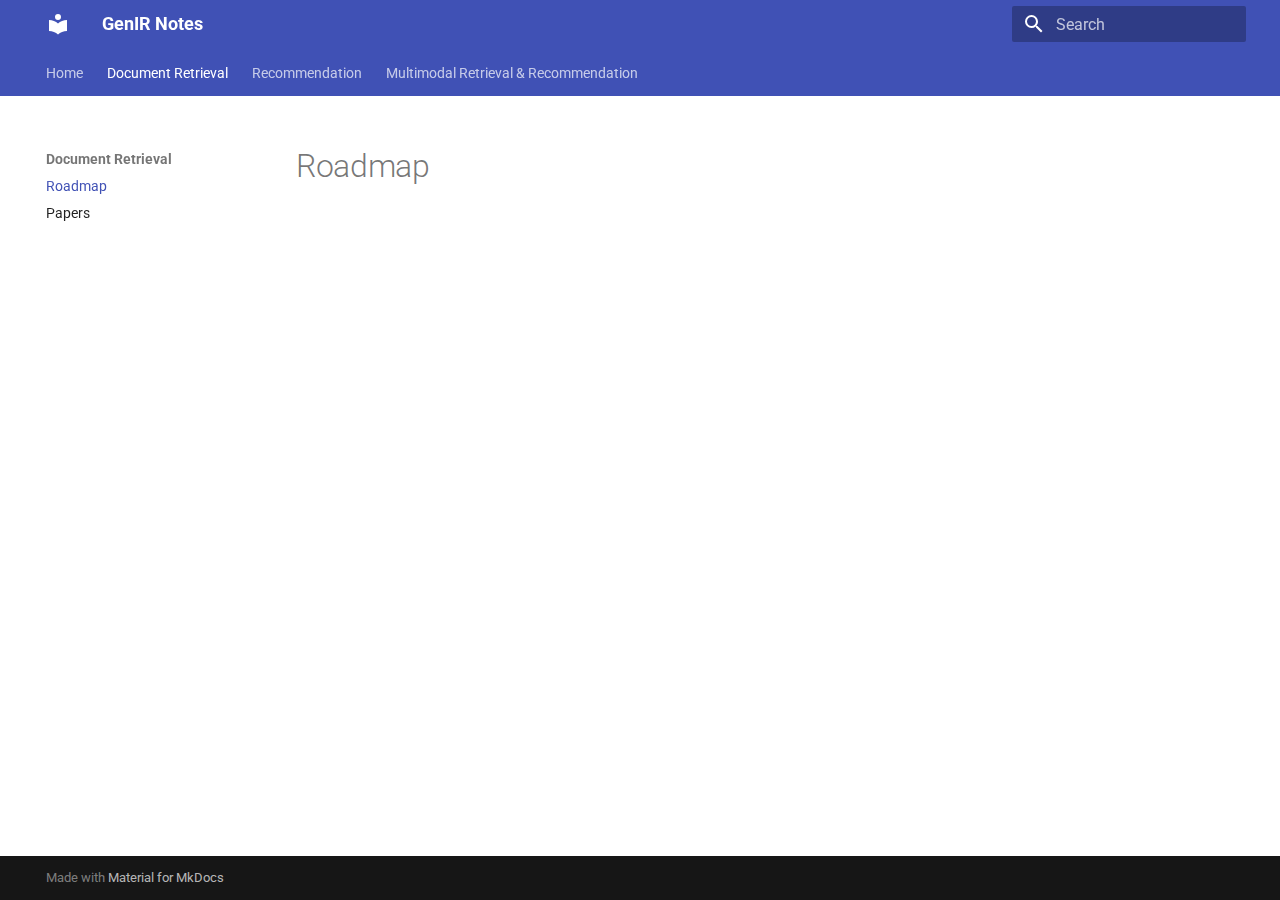
<file: document_retrieval/roadmap/index.html>
<!doctype html>
<html lang="en" class="no-js">
  <head>
    
      <meta charset="utf-8">
      <meta name="viewport" content="width=device-width,initial-scale=1">
      
      
      
        <link rel="canonical" href="https://genir-notes.github.io/document_retrieval/roadmap/">
      
      
        <link rel="prev" href="../..">
      
      
        <link rel="next" href="../papers/">
      
      
        
      
      
      <link rel="icon" href="../../assets/images/favicon.png">
      <meta name="generator" content="mkdocs-1.6.1, mkdocs-material-9.7.0">
    
    
      
        <title>Roadmap - GenIR Notes</title>
      
    
    
      <link rel="stylesheet" href="../../assets/stylesheets/main.618322db.min.css">
      
      


    
    
      
    
    
      
        
        
        <link rel="preconnect" href="https://fonts.gstatic.com" crossorigin>
        <link rel="stylesheet" href="https://fonts.googleapis.com/css?family=Roboto:300,300i,400,400i,700,700i%7CRoboto+Mono:400,400i,700,700i&display=fallback">
        <style>:root{--md-text-font:"Roboto";--md-code-font:"Roboto Mono"}</style>
      
    
    
    <script>__md_scope=new URL("../..",location),__md_hash=e=>[...e].reduce(((e,_)=>(e<<5)-e+_.charCodeAt(0)),0),__md_get=(e,_=localStorage,t=__md_scope)=>JSON.parse(_.getItem(t.pathname+"."+e)),__md_set=(e,_,t=localStorage,a=__md_scope)=>{try{t.setItem(a.pathname+"."+e,JSON.stringify(_))}catch(e){}}</script>
    
      

    
    
  </head>
  
  
    <body dir="ltr">
  
    
    <input class="md-toggle" data-md-toggle="drawer" type="checkbox" id="__drawer" autocomplete="off">
    <input class="md-toggle" data-md-toggle="search" type="checkbox" id="__search" autocomplete="off">
    <label class="md-overlay" for="__drawer"></label>
    <div data-md-component="skip">
      
    </div>
    <div data-md-component="announce">
      
    </div>
    
    
      

<header class="md-header" data-md-component="header">
  <nav class="md-header__inner md-grid" aria-label="Header">
    <a href="../.." title="GenIR Notes" class="md-header__button md-logo" aria-label="GenIR Notes" data-md-component="logo">
      
  
  <svg xmlns="http://www.w3.org/2000/svg" viewBox="0 0 24 24"><path d="M12 8a3 3 0 0 0 3-3 3 3 0 0 0-3-3 3 3 0 0 0-3 3 3 3 0 0 0 3 3m0 3.54C9.64 9.35 6.5 8 3 8v11c3.5 0 6.64 1.35 9 3.54 2.36-2.19 5.5-3.54 9-3.54V8c-3.5 0-6.64 1.35-9 3.54"/></svg>

    </a>
    <label class="md-header__button md-icon" for="__drawer">
      
      <svg xmlns="http://www.w3.org/2000/svg" viewBox="0 0 24 24"><path d="M3 6h18v2H3zm0 5h18v2H3zm0 5h18v2H3z"/></svg>
    </label>
    <div class="md-header__title" data-md-component="header-title">
      <div class="md-header__ellipsis">
        <div class="md-header__topic">
          <span class="md-ellipsis">
            GenIR Notes
          </span>
        </div>
        <div class="md-header__topic" data-md-component="header-topic">
          <span class="md-ellipsis">
            
              Roadmap
            
          </span>
        </div>
      </div>
    </div>
    
    
      <script>var palette=__md_get("__palette");if(palette&&palette.color){if("(prefers-color-scheme)"===palette.color.media){var media=matchMedia("(prefers-color-scheme: light)"),input=document.querySelector(media.matches?"[data-md-color-media='(prefers-color-scheme: light)']":"[data-md-color-media='(prefers-color-scheme: dark)']");palette.color.media=input.getAttribute("data-md-color-media"),palette.color.scheme=input.getAttribute("data-md-color-scheme"),palette.color.primary=input.getAttribute("data-md-color-primary"),palette.color.accent=input.getAttribute("data-md-color-accent")}for(var[key,value]of Object.entries(palette.color))document.body.setAttribute("data-md-color-"+key,value)}</script>
    
    
    
      
      
        <label class="md-header__button md-icon" for="__search">
          
          <svg xmlns="http://www.w3.org/2000/svg" viewBox="0 0 24 24"><path d="M9.5 3A6.5 6.5 0 0 1 16 9.5c0 1.61-.59 3.09-1.56 4.23l.27.27h.79l5 5-1.5 1.5-5-5v-.79l-.27-.27A6.52 6.52 0 0 1 9.5 16 6.5 6.5 0 0 1 3 9.5 6.5 6.5 0 0 1 9.5 3m0 2C7 5 5 7 5 9.5S7 14 9.5 14 14 12 14 9.5 12 5 9.5 5"/></svg>
        </label>
        <div class="md-search" data-md-component="search" role="dialog">
  <label class="md-search__overlay" for="__search"></label>
  <div class="md-search__inner" role="search">
    <form class="md-search__form" name="search">
      <input type="text" class="md-search__input" name="query" aria-label="Search" placeholder="Search" autocapitalize="off" autocorrect="off" autocomplete="off" spellcheck="false" data-md-component="search-query" required>
      <label class="md-search__icon md-icon" for="__search">
        
        <svg xmlns="http://www.w3.org/2000/svg" viewBox="0 0 24 24"><path d="M9.5 3A6.5 6.5 0 0 1 16 9.5c0 1.61-.59 3.09-1.56 4.23l.27.27h.79l5 5-1.5 1.5-5-5v-.79l-.27-.27A6.52 6.52 0 0 1 9.5 16 6.5 6.5 0 0 1 3 9.5 6.5 6.5 0 0 1 9.5 3m0 2C7 5 5 7 5 9.5S7 14 9.5 14 14 12 14 9.5 12 5 9.5 5"/></svg>
        
        <svg xmlns="http://www.w3.org/2000/svg" viewBox="0 0 24 24"><path d="M20 11v2H8l5.5 5.5-1.42 1.42L4.16 12l7.92-7.92L13.5 5.5 8 11z"/></svg>
      </label>
      <nav class="md-search__options" aria-label="Search">
        
        <button type="reset" class="md-search__icon md-icon" title="Clear" aria-label="Clear" tabindex="-1">
          
          <svg xmlns="http://www.w3.org/2000/svg" viewBox="0 0 24 24"><path d="M19 6.41 17.59 5 12 10.59 6.41 5 5 6.41 10.59 12 5 17.59 6.41 19 12 13.41 17.59 19 19 17.59 13.41 12z"/></svg>
        </button>
      </nav>
      
    </form>
    <div class="md-search__output">
      <div class="md-search__scrollwrap" tabindex="0" data-md-scrollfix>
        <div class="md-search-result" data-md-component="search-result">
          <div class="md-search-result__meta">
            Initializing search
          </div>
          <ol class="md-search-result__list" role="presentation"></ol>
        </div>
      </div>
    </div>
  </div>
</div>
      
    
    
  </nav>
  
</header>
    
    <div class="md-container" data-md-component="container">
      
      
        
          
            
<nav class="md-tabs" aria-label="Tabs" data-md-component="tabs">
  <div class="md-grid">
    <ul class="md-tabs__list">
      
        
  
  
  
  
    <li class="md-tabs__item">
      <a href="../.." class="md-tabs__link">
        
  
  
    
  
  Home

      </a>
    </li>
  

      
        
  
  
  
    
  
  
    
    
      <li class="md-tabs__item md-tabs__item--active">
        <a href="./" class="md-tabs__link">
          
  
  
  Document Retrieval

        </a>
      </li>
    
  

      
        
  
  
  
  
    
    
      <li class="md-tabs__item">
        <a href="../../recommendation/roadmap/" class="md-tabs__link">
          
  
  
  Recommendation

        </a>
      </li>
    
  

      
        
  
  
  
  
    
    
      <li class="md-tabs__item">
        <a href="../../multimodal/roadmap.md" class="md-tabs__link">
          
  
  
  Multimodal Retrieval & Recommendation

        </a>
      </li>
    
  

      
    </ul>
  </div>
</nav>
          
        
      
      <main class="md-main" data-md-component="main">
        <div class="md-main__inner md-grid">
          
            
              
              <div class="md-sidebar md-sidebar--primary" data-md-component="sidebar" data-md-type="navigation" >
                <div class="md-sidebar__scrollwrap">
                  <div class="md-sidebar__inner">
                    


  


  

<nav class="md-nav md-nav--primary md-nav--lifted md-nav--integrated" aria-label="Navigation" data-md-level="0">
  <label class="md-nav__title" for="__drawer">
    <a href="../.." title="GenIR Notes" class="md-nav__button md-logo" aria-label="GenIR Notes" data-md-component="logo">
      
  
  <svg xmlns="http://www.w3.org/2000/svg" viewBox="0 0 24 24"><path d="M12 8a3 3 0 0 0 3-3 3 3 0 0 0-3-3 3 3 0 0 0-3 3 3 3 0 0 0 3 3m0 3.54C9.64 9.35 6.5 8 3 8v11c3.5 0 6.64 1.35 9 3.54 2.36-2.19 5.5-3.54 9-3.54V8c-3.5 0-6.64 1.35-9 3.54"/></svg>

    </a>
    GenIR Notes
  </label>
  
  <ul class="md-nav__list" data-md-scrollfix>
    
      
      
  
  
  
  
    <li class="md-nav__item">
      <a href="../.." class="md-nav__link">
        
  
  
  <span class="md-ellipsis">
    
  
    Home
  

    
  </span>
  
  

      </a>
    </li>
  

    
      
      
  
  
    
  
  
  
    
    
    
    
      
        
        
      
      
        
      
    
    
    <li class="md-nav__item md-nav__item--active md-nav__item--section md-nav__item--nested">
      
        
        
        <input class="md-nav__toggle md-toggle " type="checkbox" id="__nav_2" checked>
        
          
          <label class="md-nav__link" for="__nav_2" id="__nav_2_label" tabindex="">
            
  
  
  <span class="md-ellipsis">
    
  
    Document Retrieval
  

    
  </span>
  
  

            <span class="md-nav__icon md-icon"></span>
          </label>
        
        <nav class="md-nav" data-md-level="1" aria-labelledby="__nav_2_label" aria-expanded="true">
          <label class="md-nav__title" for="__nav_2">
            <span class="md-nav__icon md-icon"></span>
            
  
    Document Retrieval
  

          </label>
          <ul class="md-nav__list" data-md-scrollfix>
            
              
                
  
  
    
  
  
  
    <li class="md-nav__item md-nav__item--active">
      
      <input class="md-nav__toggle md-toggle" type="checkbox" id="__toc">
      
      
      
      <a href="./" class="md-nav__link md-nav__link--active">
        
  
  
  <span class="md-ellipsis">
    
  
    Roadmap
  

    
  </span>
  
  

      </a>
      
    </li>
  

              
            
              
                
  
  
  
  
    <li class="md-nav__item">
      <a href="../papers/" class="md-nav__link">
        
  
  
  <span class="md-ellipsis">
    
  
    Papers
  

    
  </span>
  
  

      </a>
    </li>
  

              
            
          </ul>
        </nav>
      
    </li>
  

    
      
      
  
  
  
  
    
    
    
    
      
      
        
      
    
    
    <li class="md-nav__item md-nav__item--nested">
      
        
        
        <input class="md-nav__toggle md-toggle " type="checkbox" id="__nav_3" >
        
          
          <label class="md-nav__link" for="__nav_3" id="__nav_3_label" tabindex="0">
            
  
  
  <span class="md-ellipsis">
    
  
    Recommendation
  

    
  </span>
  
  

            <span class="md-nav__icon md-icon"></span>
          </label>
        
        <nav class="md-nav" data-md-level="1" aria-labelledby="__nav_3_label" aria-expanded="false">
          <label class="md-nav__title" for="__nav_3">
            <span class="md-nav__icon md-icon"></span>
            
  
    Recommendation
  

          </label>
          <ul class="md-nav__list" data-md-scrollfix>
            
              
                
  
  
  
  
    <li class="md-nav__item">
      <a href="../../recommendation/roadmap/" class="md-nav__link">
        
  
  
  <span class="md-ellipsis">
    
  
    Roadmap
  

    
  </span>
  
  

      </a>
    </li>
  

              
            
              
                
  
  
  
  
    <li class="md-nav__item">
      <a href="../../recommendation/papers.md" class="md-nav__link">
        
  
  
  <span class="md-ellipsis">
    
  
    Papers
  

    
  </span>
  
  

      </a>
    </li>
  

              
            
          </ul>
        </nav>
      
    </li>
  

    
      
      
  
  
  
  
    
    
    
    
      
      
        
      
    
    
    <li class="md-nav__item md-nav__item--nested">
      
        
        
        <input class="md-nav__toggle md-toggle " type="checkbox" id="__nav_4" >
        
          
          <label class="md-nav__link" for="__nav_4" id="__nav_4_label" tabindex="0">
            
  
  
  <span class="md-ellipsis">
    
  
    Multimodal Retrieval & Recommendation
  

    
  </span>
  
  

            <span class="md-nav__icon md-icon"></span>
          </label>
        
        <nav class="md-nav" data-md-level="1" aria-labelledby="__nav_4_label" aria-expanded="false">
          <label class="md-nav__title" for="__nav_4">
            <span class="md-nav__icon md-icon"></span>
            
  
    Multimodal Retrieval & Recommendation
  

          </label>
          <ul class="md-nav__list" data-md-scrollfix>
            
              
                
  
  
  
  
    <li class="md-nav__item">
      <a href="../../multimodal/roadmap.md" class="md-nav__link">
        
  
  
  <span class="md-ellipsis">
    
  
    Roadmap
  

    
  </span>
  
  

      </a>
    </li>
  

              
            
              
                
  
  
  
  
    <li class="md-nav__item">
      <a href="../../multimodal/papers.md" class="md-nav__link">
        
  
  
  <span class="md-ellipsis">
    
  
    Papers
  

    
  </span>
  
  

      </a>
    </li>
  

              
            
          </ul>
        </nav>
      
    </li>
  

    
  </ul>
</nav>
                  </div>
                </div>
              </div>
            
            
          
          
            <div class="md-content" data-md-component="content">
              
              <article class="md-content__inner md-typeset">
                
                  



  <h1>Roadmap</h1>














                
              </article>
            </div>
          
          
<script>var target=document.getElementById(location.hash.slice(1));target&&target.name&&(target.checked=target.name.startsWith("__tabbed_"))</script>
        </div>
        
      </main>
      
        <footer class="md-footer">
  
  <div class="md-footer-meta md-typeset">
    <div class="md-footer-meta__inner md-grid">
      <div class="md-copyright">
  
  
    Made with
    <a href="https://squidfunk.github.io/mkdocs-material/" target="_blank" rel="noopener">
      Material for MkDocs
    </a>
  
</div>
      
    </div>
  </div>
</footer>
      
    </div>
    <div class="md-dialog" data-md-component="dialog">
      <div class="md-dialog__inner md-typeset"></div>
    </div>
    
    
    
      
      
      <script id="__config" type="application/json">{"annotate": null, "base": "../..", "features": ["navigation.tabs", "navigation.sections", "toc.integrate"], "search": "../../assets/javascripts/workers/search.7a47a382.min.js", "tags": null, "translations": {"clipboard.copied": "Copied to clipboard", "clipboard.copy": "Copy to clipboard", "search.result.more.one": "1 more on this page", "search.result.more.other": "# more on this page", "search.result.none": "No matching documents", "search.result.one": "1 matching document", "search.result.other": "# matching documents", "search.result.placeholder": "Type to start searching", "search.result.term.missing": "Missing", "select.version": "Select version"}, "version": null}</script>
    
    
      <script src="../../assets/javascripts/bundle.e71a0d61.min.js"></script>
      
    
  </body>
</html>
</file>
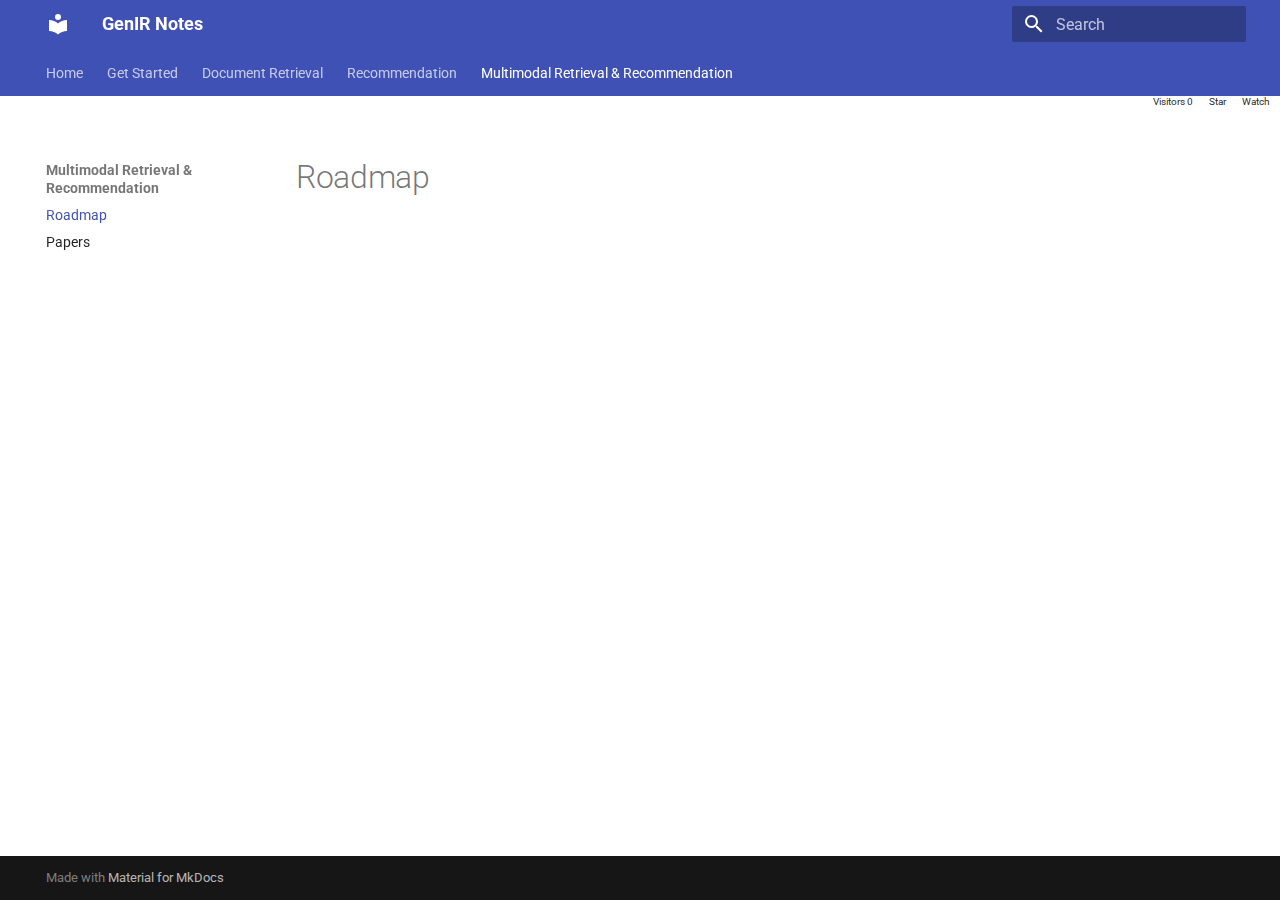
<file: multimodal/roadmap/index.html>
<!doctype html>
<html lang="en" class="no-js">
  <head>
    
      <meta charset="utf-8">
      <meta name="viewport" content="width=device-width,initial-scale=1">
      
      
      
        <link rel="canonical" href="https://genir-notes.github.io/multimodal/roadmap/">
      
      
        <link rel="prev" href="../../recommendation/papers/">
      
      
        <link rel="next" href="../papers/">
      
      
        
      
      
      <link rel="icon" href="../../assets/images/favicon.png">
      <meta name="generator" content="mkdocs-1.6.1, mkdocs-material-9.7.0">
    
    
      
        <title>Roadmap - GenIR Notes</title>
      
    
    
      <link rel="stylesheet" href="../../assets/stylesheets/main.618322db.min.css">
      
      


    
    
      
    
    
      
        
        
        <link rel="preconnect" href="https://fonts.gstatic.com" crossorigin>
        <link rel="stylesheet" href="https://fonts.googleapis.com/css?family=Roboto:300,300i,400,400i,700,700i%7CRoboto+Mono:400,400i,700,700i&display=fallback">
        <style>:root{--md-text-font:"Roboto";--md-code-font:"Roboto Mono"}</style>
      
    
    
    <script>__md_scope=new URL("../..",location),__md_hash=e=>[...e].reduce(((e,_)=>(e<<5)-e+_.charCodeAt(0)),0),__md_get=(e,_=localStorage,t=__md_scope)=>JSON.parse(_.getItem(t.pathname+"."+e)),__md_set=(e,_,t=localStorage,a=__md_scope)=>{try{t.setItem(a.pathname+"."+e,JSON.stringify(_))}catch(e){}}</script>
    
      

    
    
  </head>
  
  
    <body dir="ltr">
  
    
    <input class="md-toggle" data-md-toggle="drawer" type="checkbox" id="__drawer" autocomplete="off">
    <input class="md-toggle" data-md-toggle="search" type="checkbox" id="__search" autocomplete="off">
    <label class="md-overlay" for="__drawer"></label>
    <div data-md-component="skip">
      
    </div>
    <div data-md-component="announce">
      
    </div>
    
    
      

<header class="md-header" data-md-component="header">
  <nav class="md-header__inner md-grid" aria-label="Header">
    <a href="../.." title="GenIR Notes" class="md-header__button md-logo" aria-label="GenIR Notes" data-md-component="logo">
      
  
  <svg xmlns="http://www.w3.org/2000/svg" viewBox="0 0 24 24"><path d="M12 8a3 3 0 0 0 3-3 3 3 0 0 0-3-3 3 3 0 0 0-3 3 3 3 0 0 0 3 3m0 3.54C9.64 9.35 6.5 8 3 8v11c3.5 0 6.64 1.35 9 3.54 2.36-2.19 5.5-3.54 9-3.54V8c-3.5 0-6.64 1.35-9 3.54"/></svg>

    </a>
    <label class="md-header__button md-icon" for="__drawer">
      
      <svg xmlns="http://www.w3.org/2000/svg" viewBox="0 0 24 24"><path d="M3 6h18v2H3zm0 5h18v2H3zm0 5h18v2H3z"/></svg>
    </label>
    <div class="md-header__title" data-md-component="header-title">
      <div class="md-header__ellipsis">
        <div class="md-header__topic">
          <span class="md-ellipsis">
            GenIR Notes
          </span>
        </div>
        <div class="md-header__topic" data-md-component="header-topic">
          <span class="md-ellipsis">
            
              Roadmap
            
          </span>
        </div>
      </div>
    </div>
    
    
      <script>var palette=__md_get("__palette");if(palette&&palette.color){if("(prefers-color-scheme)"===palette.color.media){var media=matchMedia("(prefers-color-scheme: light)"),input=document.querySelector(media.matches?"[data-md-color-media='(prefers-color-scheme: light)']":"[data-md-color-media='(prefers-color-scheme: dark)']");palette.color.media=input.getAttribute("data-md-color-media"),palette.color.scheme=input.getAttribute("data-md-color-scheme"),palette.color.primary=input.getAttribute("data-md-color-primary"),palette.color.accent=input.getAttribute("data-md-color-accent")}for(var[key,value]of Object.entries(palette.color))document.body.setAttribute("data-md-color-"+key,value)}</script>
    
    
    
      
      
        <label class="md-header__button md-icon" for="__search">
          
          <svg xmlns="http://www.w3.org/2000/svg" viewBox="0 0 24 24"><path d="M9.5 3A6.5 6.5 0 0 1 16 9.5c0 1.61-.59 3.09-1.56 4.23l.27.27h.79l5 5-1.5 1.5-5-5v-.79l-.27-.27A6.52 6.52 0 0 1 9.5 16 6.5 6.5 0 0 1 3 9.5 6.5 6.5 0 0 1 9.5 3m0 2C7 5 5 7 5 9.5S7 14 9.5 14 14 12 14 9.5 12 5 9.5 5"/></svg>
        </label>
        <div class="md-search" data-md-component="search" role="dialog">
  <label class="md-search__overlay" for="__search"></label>
  <div class="md-search__inner" role="search">
    <form class="md-search__form" name="search">
      <input type="text" class="md-search__input" name="query" aria-label="Search" placeholder="Search" autocapitalize="off" autocorrect="off" autocomplete="off" spellcheck="false" data-md-component="search-query" required>
      <label class="md-search__icon md-icon" for="__search">
        
        <svg xmlns="http://www.w3.org/2000/svg" viewBox="0 0 24 24"><path d="M9.5 3A6.5 6.5 0 0 1 16 9.5c0 1.61-.59 3.09-1.56 4.23l.27.27h.79l5 5-1.5 1.5-5-5v-.79l-.27-.27A6.52 6.52 0 0 1 9.5 16 6.5 6.5 0 0 1 3 9.5 6.5 6.5 0 0 1 9.5 3m0 2C7 5 5 7 5 9.5S7 14 9.5 14 14 12 14 9.5 12 5 9.5 5"/></svg>
        
        <svg xmlns="http://www.w3.org/2000/svg" viewBox="0 0 24 24"><path d="M20 11v2H8l5.5 5.5-1.42 1.42L4.16 12l7.92-7.92L13.5 5.5 8 11z"/></svg>
      </label>
      <nav class="md-search__options" aria-label="Search">
        
        <button type="reset" class="md-search__icon md-icon" title="Clear" aria-label="Clear" tabindex="-1">
          
          <svg xmlns="http://www.w3.org/2000/svg" viewBox="0 0 24 24"><path d="M19 6.41 17.59 5 12 10.59 6.41 5 5 6.41 10.59 12 5 17.59 6.41 19 12 13.41 17.59 19 19 17.59 13.41 12z"/></svg>
        </button>
      </nav>
      
    </form>
    <div class="md-search__output">
      <div class="md-search__scrollwrap" tabindex="0" data-md-scrollfix>
        <div class="md-search-result" data-md-component="search-result">
          <div class="md-search-result__meta">
            Initializing search
          </div>
          <ol class="md-search-result__list" role="presentation"></ol>
        </div>
      </div>
    </div>
  </div>
</div>
      
    
    
  </nav>
  
</header>
    
    <div class="md-container" data-md-component="container">
      
      
  
        
          
            
<nav class="md-tabs" aria-label="Tabs" data-md-component="tabs">
  <div class="md-grid">
    <ul class="md-tabs__list">
      
        
  
  
  
  
    <li class="md-tabs__item">
      <a href="../.." class="md-tabs__link">
        
  
  
    
  
  Home

      </a>
    </li>
  

      
        
  
  
  
  
    <li class="md-tabs__item">
      <a href="../../resources/" class="md-tabs__link">
        
  
  
    
  
  Get Started

      </a>
    </li>
  

      
        
  
  
  
  
    
    
      <li class="md-tabs__item">
        <a href="../../document_retrieval/roadmap/" class="md-tabs__link">
          
  
  
  Document Retrieval

        </a>
      </li>
    
  

      
        
  
  
  
  
    
    
      <li class="md-tabs__item">
        <a href="../../recommendation/roadmap/" class="md-tabs__link">
          
  
  
  Recommendation

        </a>
      </li>
    
  

      
        
  
  
  
    
  
  
    
    
      <li class="md-tabs__item md-tabs__item--active">
        <a href="./" class="md-tabs__link">
          
  
  
  Multimodal Retrieval & Recommendation

        </a>
      </li>
    
  

      
    </ul>
  </div>
</nav>
          
        
      
  <!-- GitHub Buttons Loader -->
<script async defer src="https://buttons.github.io/buttons.js"></script>

<div style="margin-left:auto; display:flex; align-items:center; gap:16px; padding-right:10px;">

  <!-- Visitors - GitHub-style Unified Button -->
  <a class="github-button"
     href="#"
     data-icon="octicon-eye"
     data-size="large"
     aria-label="Visitors">
    Visitors&nbsp;<span id="visit-count">0</span>
  </a>

  <script>
  fetch("https://api.countapi.xyz/hit/genir_notes/visits")
      .then(r => r.json())
      .then(d => {
        document.getElementById("visit-count").textContent = d.value;
      });
  </script>

  <!-- GitHub STAR button -->
  <a class="github-button"
     href="https://github.com/GenIR-notes/genir-notes"
     data-icon="octicon-star"
     data-size="large"
     data-show-count="true"
     aria-label="Star GenIR-notes/genir-notes on GitHub">
      Star
  </a>

  <!-- GitHub WATCH button -->
  <a class="github-button"
     href="https://github.com/GenIR-notes/genir-notes/subscription"
     data-icon="octicon-eye"
     data-size="large"
     data-show-count="true"
     aria-label="Watch GenIR-notes/genir-notes on GitHub">
      Watch
  </a>

</div>

      <main class="md-main" data-md-component="main">
        <div class="md-main__inner md-grid">
          
            
              
              <div class="md-sidebar md-sidebar--primary" data-md-component="sidebar" data-md-type="navigation" >
                <div class="md-sidebar__scrollwrap">
                  <div class="md-sidebar__inner">
                    


  


  

<nav class="md-nav md-nav--primary md-nav--lifted md-nav--integrated" aria-label="Navigation" data-md-level="0">
  <label class="md-nav__title" for="__drawer">
    <a href="../.." title="GenIR Notes" class="md-nav__button md-logo" aria-label="GenIR Notes" data-md-component="logo">
      
  
  <svg xmlns="http://www.w3.org/2000/svg" viewBox="0 0 24 24"><path d="M12 8a3 3 0 0 0 3-3 3 3 0 0 0-3-3 3 3 0 0 0-3 3 3 3 0 0 0 3 3m0 3.54C9.64 9.35 6.5 8 3 8v11c3.5 0 6.64 1.35 9 3.54 2.36-2.19 5.5-3.54 9-3.54V8c-3.5 0-6.64 1.35-9 3.54"/></svg>

    </a>
    GenIR Notes
  </label>
  
  <ul class="md-nav__list" data-md-scrollfix>
    
      
      
  
  
  
  
    <li class="md-nav__item">
      <a href="../.." class="md-nav__link">
        
  
  
  <span class="md-ellipsis">
    
  
    Home
  

    
  </span>
  
  

      </a>
    </li>
  

    
      
      
  
  
  
  
    <li class="md-nav__item">
      <a href="../../resources/" class="md-nav__link">
        
  
  
  <span class="md-ellipsis">
    
  
    Get Started
  

    
  </span>
  
  

      </a>
    </li>
  

    
      
      
  
  
  
  
    
    
    
    
      
      
        
      
    
    
    <li class="md-nav__item md-nav__item--nested">
      
        
        
          
        
        <input class="md-nav__toggle md-toggle md-toggle--indeterminate" type="checkbox" id="__nav_3" >
        
          
          <label class="md-nav__link" for="__nav_3" id="__nav_3_label" tabindex="0">
            
  
  
  <span class="md-ellipsis">
    
  
    Document Retrieval
  

    
  </span>
  
  

            <span class="md-nav__icon md-icon"></span>
          </label>
        
        <nav class="md-nav" data-md-level="1" aria-labelledby="__nav_3_label" aria-expanded="false">
          <label class="md-nav__title" for="__nav_3">
            <span class="md-nav__icon md-icon"></span>
            
  
    Document Retrieval
  

          </label>
          <ul class="md-nav__list" data-md-scrollfix>
            
              
                
  
  
  
  
    <li class="md-nav__item">
      <a href="../../document_retrieval/roadmap/" class="md-nav__link">
        
  
  
  <span class="md-ellipsis">
    
  
    Roadmap
  

    
  </span>
  
  

      </a>
    </li>
  

              
            
              
                
  
  
  
  
    <li class="md-nav__item">
      <a href="../../document_retrieval/papers/" class="md-nav__link">
        
  
  
  <span class="md-ellipsis">
    
  
    Papers
  

    
  </span>
  
  

      </a>
    </li>
  

              
            
          </ul>
        </nav>
      
    </li>
  

    
      
      
  
  
  
  
    
    
    
    
      
      
        
      
    
    
    <li class="md-nav__item md-nav__item--nested">
      
        
        
          
        
        <input class="md-nav__toggle md-toggle md-toggle--indeterminate" type="checkbox" id="__nav_4" >
        
          
          <label class="md-nav__link" for="__nav_4" id="__nav_4_label" tabindex="0">
            
  
  
  <span class="md-ellipsis">
    
  
    Recommendation
  

    
  </span>
  
  

            <span class="md-nav__icon md-icon"></span>
          </label>
        
        <nav class="md-nav" data-md-level="1" aria-labelledby="__nav_4_label" aria-expanded="false">
          <label class="md-nav__title" for="__nav_4">
            <span class="md-nav__icon md-icon"></span>
            
  
    Recommendation
  

          </label>
          <ul class="md-nav__list" data-md-scrollfix>
            
              
                
  
  
  
  
    <li class="md-nav__item">
      <a href="../../recommendation/roadmap/" class="md-nav__link">
        
  
  
  <span class="md-ellipsis">
    
  
    Roadmap
  

    
  </span>
  
  

      </a>
    </li>
  

              
            
              
                
  
  
  
  
    <li class="md-nav__item">
      <a href="../../recommendation/papers/" class="md-nav__link">
        
  
  
  <span class="md-ellipsis">
    
  
    Papers
  

    
  </span>
  
  

      </a>
    </li>
  

              
            
          </ul>
        </nav>
      
    </li>
  

    
      
      
  
  
    
  
  
  
    
    
    
    
      
        
        
      
      
        
      
    
    
    <li class="md-nav__item md-nav__item--active md-nav__item--section md-nav__item--nested">
      
        
        
        <input class="md-nav__toggle md-toggle " type="checkbox" id="__nav_5" checked>
        
          
          <label class="md-nav__link" for="__nav_5" id="__nav_5_label" tabindex="">
            
  
  
  <span class="md-ellipsis">
    
  
    Multimodal Retrieval & Recommendation
  

    
  </span>
  
  

            <span class="md-nav__icon md-icon"></span>
          </label>
        
        <nav class="md-nav" data-md-level="1" aria-labelledby="__nav_5_label" aria-expanded="true">
          <label class="md-nav__title" for="__nav_5">
            <span class="md-nav__icon md-icon"></span>
            
  
    Multimodal Retrieval & Recommendation
  

          </label>
          <ul class="md-nav__list" data-md-scrollfix>
            
              
                
  
  
    
  
  
  
    <li class="md-nav__item md-nav__item--active">
      
      <input class="md-nav__toggle md-toggle" type="checkbox" id="__toc">
      
      
      
      <a href="./" class="md-nav__link md-nav__link--active">
        
  
  
  <span class="md-ellipsis">
    
  
    Roadmap
  

    
  </span>
  
  

      </a>
      
    </li>
  

              
            
              
                
  
  
  
  
    <li class="md-nav__item">
      <a href="../papers/" class="md-nav__link">
        
  
  
  <span class="md-ellipsis">
    
  
    Papers
  

    
  </span>
  
  

      </a>
    </li>
  

              
            
          </ul>
        </nav>
      
    </li>
  

    
  </ul>
</nav>
                  </div>
                </div>
              </div>
            
            
          
          
            <div class="md-content" data-md-component="content">
              
              <article class="md-content__inner md-typeset">
                
                  



  <h1>Roadmap</h1>














                
              </article>
            </div>
          
          
<script>var target=document.getElementById(location.hash.slice(1));target&&target.name&&(target.checked=target.name.startsWith("__tabbed_"))</script>
        </div>
        
          <button type="button" class="md-top md-icon" data-md-component="top" hidden>
  
  <svg xmlns="http://www.w3.org/2000/svg" viewBox="0 0 24 24"><path d="M13 20h-2V8l-5.5 5.5-1.42-1.42L12 4.16l7.92 7.92-1.42 1.42L13 8z"/></svg>
  Back to top
</button>
        
      </main>
      
        <footer class="md-footer">
  
  <div class="md-footer-meta md-typeset">
    <div class="md-footer-meta__inner md-grid">
      <div class="md-copyright">
  
  
    Made with
    <a href="https://squidfunk.github.io/mkdocs-material/" target="_blank" rel="noopener">
      Material for MkDocs
    </a>
  
</div>
      
    </div>
  </div>
</footer>
      
    </div>
    <div class="md-dialog" data-md-component="dialog">
      <div class="md-dialog__inner md-typeset"></div>
    </div>
    
    
    
      
      
      <script id="__config" type="application/json">{"annotate": null, "base": "../..", "features": ["navigation.top", "navigation.tabs", "navigation.sections", "navigation.expand", "toc.integrate"], "search": "../../assets/javascripts/workers/search.7a47a382.min.js", "tags": null, "translations": {"clipboard.copied": "Copied to clipboard", "clipboard.copy": "Copy to clipboard", "search.result.more.one": "1 more on this page", "search.result.more.other": "# more on this page", "search.result.none": "No matching documents", "search.result.one": "1 matching document", "search.result.other": "# matching documents", "search.result.placeholder": "Type to start searching", "search.result.term.missing": "Missing", "select.version": "Select version"}, "version": null}</script>
    
    
      <script src="../../assets/javascripts/bundle.e71a0d61.min.js"></script>
      
    
  </body>
</html>
</file>
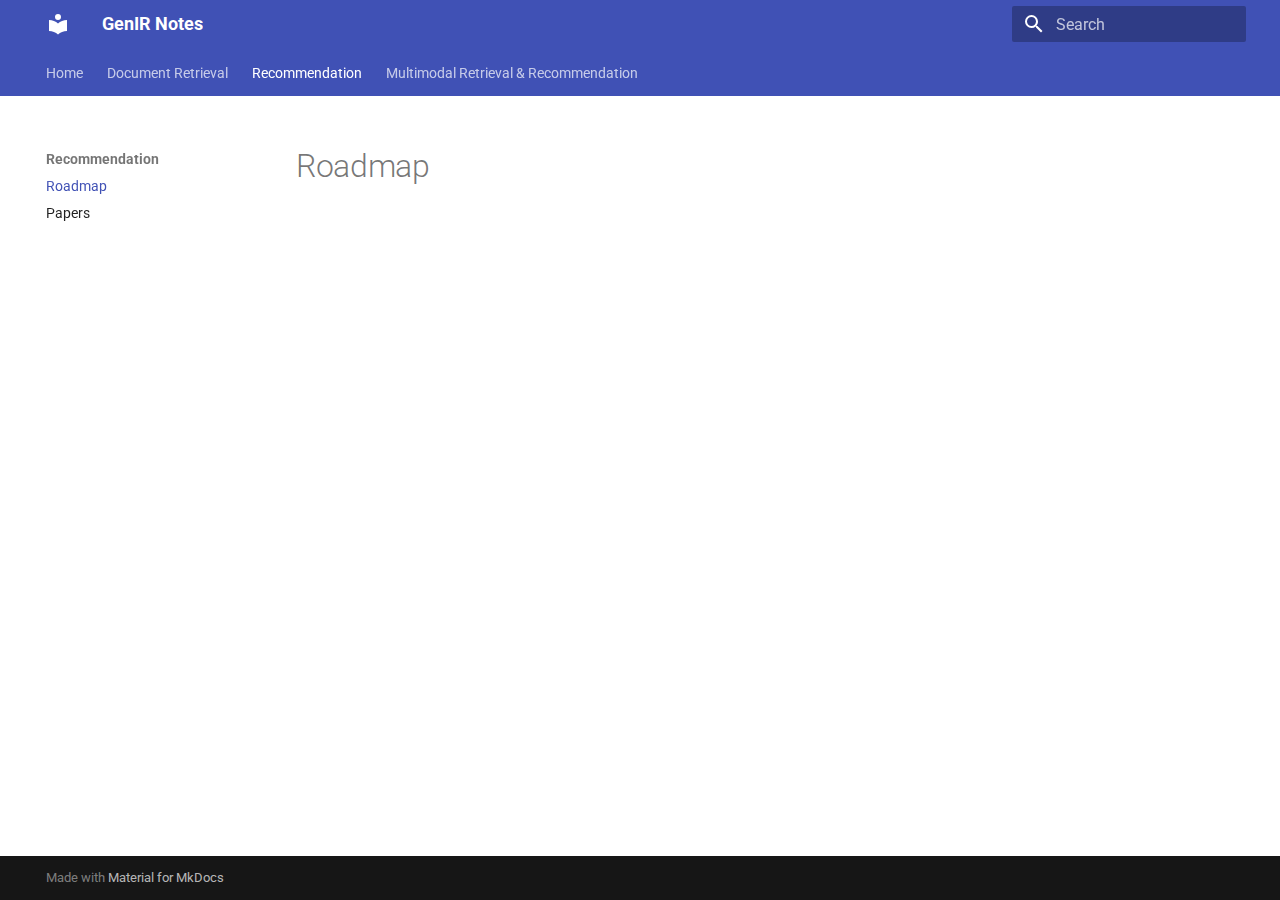
<file: recommendation/roadmap/index.html>
<!doctype html>
<html lang="en" class="no-js">
  <head>
    
      <meta charset="utf-8">
      <meta name="viewport" content="width=device-width,initial-scale=1">
      
      
      
        <link rel="canonical" href="https://genir-notes.github.io/recommendation/roadmap/">
      
      
        <link rel="prev" href="../../document_retrieval/papers/">
      
      
        <link rel="next" href="../papers/">
      
      
        
      
      
      <link rel="icon" href="../../assets/images/favicon.png">
      <meta name="generator" content="mkdocs-1.6.1, mkdocs-material-9.7.0">
    
    
      
        <title>Roadmap - GenIR Notes</title>
      
    
    
      <link rel="stylesheet" href="../../assets/stylesheets/main.618322db.min.css">
      
      


    
    
      
    
    
      
        
        
        <link rel="preconnect" href="https://fonts.gstatic.com" crossorigin>
        <link rel="stylesheet" href="https://fonts.googleapis.com/css?family=Roboto:300,300i,400,400i,700,700i%7CRoboto+Mono:400,400i,700,700i&display=fallback">
        <style>:root{--md-text-font:"Roboto";--md-code-font:"Roboto Mono"}</style>
      
    
    
    <script>__md_scope=new URL("../..",location),__md_hash=e=>[...e].reduce(((e,_)=>(e<<5)-e+_.charCodeAt(0)),0),__md_get=(e,_=localStorage,t=__md_scope)=>JSON.parse(_.getItem(t.pathname+"."+e)),__md_set=(e,_,t=localStorage,a=__md_scope)=>{try{t.setItem(a.pathname+"."+e,JSON.stringify(_))}catch(e){}}</script>
    
      

    
    
  </head>
  
  
    <body dir="ltr">
  
    
    <input class="md-toggle" data-md-toggle="drawer" type="checkbox" id="__drawer" autocomplete="off">
    <input class="md-toggle" data-md-toggle="search" type="checkbox" id="__search" autocomplete="off">
    <label class="md-overlay" for="__drawer"></label>
    <div data-md-component="skip">
      
    </div>
    <div data-md-component="announce">
      
    </div>
    
    
      

<header class="md-header" data-md-component="header">
  <nav class="md-header__inner md-grid" aria-label="Header">
    <a href="../.." title="GenIR Notes" class="md-header__button md-logo" aria-label="GenIR Notes" data-md-component="logo">
      
  
  <svg xmlns="http://www.w3.org/2000/svg" viewBox="0 0 24 24"><path d="M12 8a3 3 0 0 0 3-3 3 3 0 0 0-3-3 3 3 0 0 0-3 3 3 3 0 0 0 3 3m0 3.54C9.64 9.35 6.5 8 3 8v11c3.5 0 6.64 1.35 9 3.54 2.36-2.19 5.5-3.54 9-3.54V8c-3.5 0-6.64 1.35-9 3.54"/></svg>

    </a>
    <label class="md-header__button md-icon" for="__drawer">
      
      <svg xmlns="http://www.w3.org/2000/svg" viewBox="0 0 24 24"><path d="M3 6h18v2H3zm0 5h18v2H3zm0 5h18v2H3z"/></svg>
    </label>
    <div class="md-header__title" data-md-component="header-title">
      <div class="md-header__ellipsis">
        <div class="md-header__topic">
          <span class="md-ellipsis">
            GenIR Notes
          </span>
        </div>
        <div class="md-header__topic" data-md-component="header-topic">
          <span class="md-ellipsis">
            
              Roadmap
            
          </span>
        </div>
      </div>
    </div>
    
    
      <script>var palette=__md_get("__palette");if(palette&&palette.color){if("(prefers-color-scheme)"===palette.color.media){var media=matchMedia("(prefers-color-scheme: light)"),input=document.querySelector(media.matches?"[data-md-color-media='(prefers-color-scheme: light)']":"[data-md-color-media='(prefers-color-scheme: dark)']");palette.color.media=input.getAttribute("data-md-color-media"),palette.color.scheme=input.getAttribute("data-md-color-scheme"),palette.color.primary=input.getAttribute("data-md-color-primary"),palette.color.accent=input.getAttribute("data-md-color-accent")}for(var[key,value]of Object.entries(palette.color))document.body.setAttribute("data-md-color-"+key,value)}</script>
    
    
    
      
      
        <label class="md-header__button md-icon" for="__search">
          
          <svg xmlns="http://www.w3.org/2000/svg" viewBox="0 0 24 24"><path d="M9.5 3A6.5 6.5 0 0 1 16 9.5c0 1.61-.59 3.09-1.56 4.23l.27.27h.79l5 5-1.5 1.5-5-5v-.79l-.27-.27A6.52 6.52 0 0 1 9.5 16 6.5 6.5 0 0 1 3 9.5 6.5 6.5 0 0 1 9.5 3m0 2C7 5 5 7 5 9.5S7 14 9.5 14 14 12 14 9.5 12 5 9.5 5"/></svg>
        </label>
        <div class="md-search" data-md-component="search" role="dialog">
  <label class="md-search__overlay" for="__search"></label>
  <div class="md-search__inner" role="search">
    <form class="md-search__form" name="search">
      <input type="text" class="md-search__input" name="query" aria-label="Search" placeholder="Search" autocapitalize="off" autocorrect="off" autocomplete="off" spellcheck="false" data-md-component="search-query" required>
      <label class="md-search__icon md-icon" for="__search">
        
        <svg xmlns="http://www.w3.org/2000/svg" viewBox="0 0 24 24"><path d="M9.5 3A6.5 6.5 0 0 1 16 9.5c0 1.61-.59 3.09-1.56 4.23l.27.27h.79l5 5-1.5 1.5-5-5v-.79l-.27-.27A6.52 6.52 0 0 1 9.5 16 6.5 6.5 0 0 1 3 9.5 6.5 6.5 0 0 1 9.5 3m0 2C7 5 5 7 5 9.5S7 14 9.5 14 14 12 14 9.5 12 5 9.5 5"/></svg>
        
        <svg xmlns="http://www.w3.org/2000/svg" viewBox="0 0 24 24"><path d="M20 11v2H8l5.5 5.5-1.42 1.42L4.16 12l7.92-7.92L13.5 5.5 8 11z"/></svg>
      </label>
      <nav class="md-search__options" aria-label="Search">
        
        <button type="reset" class="md-search__icon md-icon" title="Clear" aria-label="Clear" tabindex="-1">
          
          <svg xmlns="http://www.w3.org/2000/svg" viewBox="0 0 24 24"><path d="M19 6.41 17.59 5 12 10.59 6.41 5 5 6.41 10.59 12 5 17.59 6.41 19 12 13.41 17.59 19 19 17.59 13.41 12z"/></svg>
        </button>
      </nav>
      
    </form>
    <div class="md-search__output">
      <div class="md-search__scrollwrap" tabindex="0" data-md-scrollfix>
        <div class="md-search-result" data-md-component="search-result">
          <div class="md-search-result__meta">
            Initializing search
          </div>
          <ol class="md-search-result__list" role="presentation"></ol>
        </div>
      </div>
    </div>
  </div>
</div>
      
    
    
  </nav>
  
</header>
    
    <div class="md-container" data-md-component="container">
      
      
        
          
            
<nav class="md-tabs" aria-label="Tabs" data-md-component="tabs">
  <div class="md-grid">
    <ul class="md-tabs__list">
      
        
  
  
  
  
    <li class="md-tabs__item">
      <a href="../.." class="md-tabs__link">
        
  
  
    
  
  Home

      </a>
    </li>
  

      
        
  
  
  
  
    
    
      <li class="md-tabs__item">
        <a href="../../document_retrieval/roadmap/" class="md-tabs__link">
          
  
  
  Document Retrieval

        </a>
      </li>
    
  

      
        
  
  
  
    
  
  
    
    
      <li class="md-tabs__item md-tabs__item--active">
        <a href="./" class="md-tabs__link">
          
  
  
  Recommendation

        </a>
      </li>
    
  

      
        
  
  
  
  
    
    
      <li class="md-tabs__item">
        <a href="../../multimodal/roadmap/" class="md-tabs__link">
          
  
  
  Multimodal Retrieval & Recommendation

        </a>
      </li>
    
  

      
    </ul>
  </div>
</nav>
          
        
      
      <main class="md-main" data-md-component="main">
        <div class="md-main__inner md-grid">
          
            
              
              <div class="md-sidebar md-sidebar--primary" data-md-component="sidebar" data-md-type="navigation" >
                <div class="md-sidebar__scrollwrap">
                  <div class="md-sidebar__inner">
                    


  


  

<nav class="md-nav md-nav--primary md-nav--lifted md-nav--integrated" aria-label="Navigation" data-md-level="0">
  <label class="md-nav__title" for="__drawer">
    <a href="../.." title="GenIR Notes" class="md-nav__button md-logo" aria-label="GenIR Notes" data-md-component="logo">
      
  
  <svg xmlns="http://www.w3.org/2000/svg" viewBox="0 0 24 24"><path d="M12 8a3 3 0 0 0 3-3 3 3 0 0 0-3-3 3 3 0 0 0-3 3 3 3 0 0 0 3 3m0 3.54C9.64 9.35 6.5 8 3 8v11c3.5 0 6.64 1.35 9 3.54 2.36-2.19 5.5-3.54 9-3.54V8c-3.5 0-6.64 1.35-9 3.54"/></svg>

    </a>
    GenIR Notes
  </label>
  
  <ul class="md-nav__list" data-md-scrollfix>
    
      
      
  
  
  
  
    <li class="md-nav__item">
      <a href="../.." class="md-nav__link">
        
  
  
  <span class="md-ellipsis">
    
  
    Home
  

    
  </span>
  
  

      </a>
    </li>
  

    
      
      
  
  
  
  
    
    
    
    
      
      
        
      
    
    
    <li class="md-nav__item md-nav__item--nested">
      
        
        
        <input class="md-nav__toggle md-toggle " type="checkbox" id="__nav_2" >
        
          
          <label class="md-nav__link" for="__nav_2" id="__nav_2_label" tabindex="0">
            
  
  
  <span class="md-ellipsis">
    
  
    Document Retrieval
  

    
  </span>
  
  

            <span class="md-nav__icon md-icon"></span>
          </label>
        
        <nav class="md-nav" data-md-level="1" aria-labelledby="__nav_2_label" aria-expanded="false">
          <label class="md-nav__title" for="__nav_2">
            <span class="md-nav__icon md-icon"></span>
            
  
    Document Retrieval
  

          </label>
          <ul class="md-nav__list" data-md-scrollfix>
            
              
                
  
  
  
  
    <li class="md-nav__item">
      <a href="../../document_retrieval/roadmap/" class="md-nav__link">
        
  
  
  <span class="md-ellipsis">
    
  
    Roadmap
  

    
  </span>
  
  

      </a>
    </li>
  

              
            
              
                
  
  
  
  
    <li class="md-nav__item">
      <a href="../../document_retrieval/papers/" class="md-nav__link">
        
  
  
  <span class="md-ellipsis">
    
  
    Papers
  

    
  </span>
  
  

      </a>
    </li>
  

              
            
          </ul>
        </nav>
      
    </li>
  

    
      
      
  
  
    
  
  
  
    
    
    
    
      
        
        
      
      
        
      
    
    
    <li class="md-nav__item md-nav__item--active md-nav__item--section md-nav__item--nested">
      
        
        
        <input class="md-nav__toggle md-toggle " type="checkbox" id="__nav_3" checked>
        
          
          <label class="md-nav__link" for="__nav_3" id="__nav_3_label" tabindex="">
            
  
  
  <span class="md-ellipsis">
    
  
    Recommendation
  

    
  </span>
  
  

            <span class="md-nav__icon md-icon"></span>
          </label>
        
        <nav class="md-nav" data-md-level="1" aria-labelledby="__nav_3_label" aria-expanded="true">
          <label class="md-nav__title" for="__nav_3">
            <span class="md-nav__icon md-icon"></span>
            
  
    Recommendation
  

          </label>
          <ul class="md-nav__list" data-md-scrollfix>
            
              
                
  
  
    
  
  
  
    <li class="md-nav__item md-nav__item--active">
      
      <input class="md-nav__toggle md-toggle" type="checkbox" id="__toc">
      
      
      
      <a href="./" class="md-nav__link md-nav__link--active">
        
  
  
  <span class="md-ellipsis">
    
  
    Roadmap
  

    
  </span>
  
  

      </a>
      
    </li>
  

              
            
              
                
  
  
  
  
    <li class="md-nav__item">
      <a href="../papers/" class="md-nav__link">
        
  
  
  <span class="md-ellipsis">
    
  
    Papers
  

    
  </span>
  
  

      </a>
    </li>
  

              
            
          </ul>
        </nav>
      
    </li>
  

    
      
      
  
  
  
  
    
    
    
    
      
      
        
      
    
    
    <li class="md-nav__item md-nav__item--nested">
      
        
        
        <input class="md-nav__toggle md-toggle " type="checkbox" id="__nav_4" >
        
          
          <label class="md-nav__link" for="__nav_4" id="__nav_4_label" tabindex="0">
            
  
  
  <span class="md-ellipsis">
    
  
    Multimodal Retrieval & Recommendation
  

    
  </span>
  
  

            <span class="md-nav__icon md-icon"></span>
          </label>
        
        <nav class="md-nav" data-md-level="1" aria-labelledby="__nav_4_label" aria-expanded="false">
          <label class="md-nav__title" for="__nav_4">
            <span class="md-nav__icon md-icon"></span>
            
  
    Multimodal Retrieval & Recommendation
  

          </label>
          <ul class="md-nav__list" data-md-scrollfix>
            
              
                
  
  
  
  
    <li class="md-nav__item">
      <a href="../../multimodal/roadmap/" class="md-nav__link">
        
  
  
  <span class="md-ellipsis">
    
  
    Roadmap
  

    
  </span>
  
  

      </a>
    </li>
  

              
            
              
                
  
  
  
  
    <li class="md-nav__item">
      <a href="../../multimodal/papers/" class="md-nav__link">
        
  
  
  <span class="md-ellipsis">
    
  
    Papers
  

    
  </span>
  
  

      </a>
    </li>
  

              
            
          </ul>
        </nav>
      
    </li>
  

    
  </ul>
</nav>
                  </div>
                </div>
              </div>
            
            
          
          
            <div class="md-content" data-md-component="content">
              
              <article class="md-content__inner md-typeset">
                
                  



  <h1>Roadmap</h1>














                
              </article>
            </div>
          
          
<script>var target=document.getElementById(location.hash.slice(1));target&&target.name&&(target.checked=target.name.startsWith("__tabbed_"))</script>
        </div>
        
      </main>
      
        <footer class="md-footer">
  
  <div class="md-footer-meta md-typeset">
    <div class="md-footer-meta__inner md-grid">
      <div class="md-copyright">
  
  
    Made with
    <a href="https://squidfunk.github.io/mkdocs-material/" target="_blank" rel="noopener">
      Material for MkDocs
    </a>
  
</div>
      
    </div>
  </div>
</footer>
      
    </div>
    <div class="md-dialog" data-md-component="dialog">
      <div class="md-dialog__inner md-typeset"></div>
    </div>
    
    
    
      
      
      <script id="__config" type="application/json">{"annotate": null, "base": "../..", "features": ["navigation.tabs", "navigation.sections", "toc.integrate"], "search": "../../assets/javascripts/workers/search.7a47a382.min.js", "tags": null, "translations": {"clipboard.copied": "Copied to clipboard", "clipboard.copy": "Copy to clipboard", "search.result.more.one": "1 more on this page", "search.result.more.other": "# more on this page", "search.result.none": "No matching documents", "search.result.one": "1 matching document", "search.result.other": "# matching documents", "search.result.placeholder": "Type to start searching", "search.result.term.missing": "Missing", "select.version": "Select version"}, "version": null}</script>
    
    
      <script src="../../assets/javascripts/bundle.e71a0d61.min.js"></script>
      
    
  </body>
</html>
</file>
<file: assets/stylesheets/main.618322db.min.css>
@charset "UTF-8";html{-webkit-text-size-adjust:none;-moz-text-size-adjust:none;text-size-adjust:none;box-sizing:border-box}*,:after,:before{box-sizing:inherit}@media (prefers-reduced-motion){*,:after,:before{transition:none!important}}body{margin:0}a,button,input,label{-webkit-tap-highlight-color:transparent}a{color:inherit;text-decoration:none}hr{border:0;box-sizing:initial;display:block;height:.05rem;overflow:visible;padding:0}small{font-size:80%}sub,sup{line-height:1em}img{border-style:none}table{border-collapse:initial;border-spacing:0}td,th{font-weight:400;vertical-align:top}button{background:#0000;border:0;font-family:inherit;font-size:inherit;margin:0;padding:0}input{border:0;outline:none}:root{--md-primary-fg-color:#4051b5;--md-primary-fg-color--light:#5d6cc0;--md-primary-fg-color--dark:#303fa1;--md-primary-bg-color:#fff;--md-primary-bg-color--light:#ffffffb3;--md-accent-fg-color:#526cfe;--md-accent-fg-color--transparent:#526cfe1a;--md-accent-bg-color:#fff;--md-accent-bg-color--light:#ffffffb3}[data-md-color-scheme=default]{color-scheme:light}[data-md-color-scheme=default] img[src$="#gh-dark-mode-only"],[data-md-color-scheme=default] img[src$="#only-dark"]{display:none}:root,[data-md-color-scheme=default]{--md-hue:225deg;--md-default-fg-color:#000000de;--md-default-fg-color--light:#0000008a;--md-default-fg-color--lighter:#00000052;--md-default-fg-color--lightest:#00000012;--md-default-bg-color:#fff;--md-default-bg-color--light:#ffffffb3;--md-default-bg-color--lighter:#ffffff4d;--md-default-bg-color--lightest:#ffffff1f;--md-code-fg-color:#36464e;--md-code-bg-color:#f5f5f5;--md-code-bg-color--light:#f5f5f5b3;--md-code-bg-color--lighter:#f5f5f54d;--md-code-hl-color:#4287ff;--md-code-hl-color--light:#4287ff1a;--md-code-hl-number-color:#d52a2a;--md-code-hl-special-color:#db1457;--md-code-hl-function-color:#a846b9;--md-code-hl-constant-color:#6e59d9;--md-code-hl-keyword-color:#3f6ec6;--md-code-hl-string-color:#1c7d4d;--md-code-hl-name-color:var(--md-code-fg-color);--md-code-hl-operator-color:var(--md-default-fg-color--light);--md-code-hl-punctuation-color:var(--md-default-fg-color--light);--md-code-hl-comment-color:var(--md-default-fg-color--light);--md-code-hl-generic-color:var(--md-default-fg-color--light);--md-code-hl-variable-color:var(--md-default-fg-color--light);--md-typeset-color:var(--md-default-fg-color);--md-typeset-a-color:var(--md-primary-fg-color);--md-typeset-del-color:#f5503d26;--md-typeset-ins-color:#0bd57026;--md-typeset-kbd-color:#fafafa;--md-typeset-kbd-accent-color:#fff;--md-typeset-kbd-border-color:#b8b8b8;--md-typeset-mark-color:#ffff0080;--md-typeset-table-color:#0000001f;--md-typeset-table-color--light:rgba(0,0,0,.035);--md-admonition-fg-color:var(--md-default-fg-color);--md-admonition-bg-color:var(--md-default-bg-color);--md-warning-fg-color:#000000de;--md-warning-bg-color:#ff9;--md-footer-fg-color:#fff;--md-footer-fg-color--light:#ffffffb3;--md-footer-fg-color--lighter:#ffffff73;--md-footer-bg-color:#000000de;--md-footer-bg-color--dark:#00000052;--md-shadow-z1:0 0.2rem 0.5rem #0000000d,0 0 0.05rem #0000001a;--md-shadow-z2:0 0.2rem 0.5rem #0000001a,0 0 0.05rem #00000040;--md-shadow-z3:0 0.2rem 0.5rem #0003,0 0 0.05rem #00000059}.md-icon svg{fill:currentcolor;display:block;height:1.2rem;width:1.2rem}body{-webkit-font-smoothing:antialiased;-moz-osx-font-smoothing:grayscale;--md-text-font-family:var(--md-text-font,_),-apple-system,BlinkMacSystemFont,Helvetica,Arial,sans-serif;--md-code-font-family:var(--md-code-font,_),SFMono-Regular,Consolas,Menlo,monospace}aside,body,input{font-feature-settings:"kern","liga";color:var(--md-typeset-color);font-family:var(--md-text-font-family)}code,kbd,pre{font-feature-settings:"kern";font-family:var(--md-code-font-family)}:root{--md-typeset-table-sort-icon:url('data:image/svg+xml;charset=utf-8,<svg xmlns="http://www.w3.org/2000/svg" viewBox="0 0 24 24"><path d="m18 21-4-4h3V7h-3l4-4 4 4h-3v10h3M2 19v-2h10v2M2 13v-2h7v2M2 7V5h4v2z"/></svg>');--md-typeset-table-sort-icon--asc:url('data:image/svg+xml;charset=utf-8,<svg xmlns="http://www.w3.org/2000/svg" viewBox="0 0 24 24"><path d="M19 17h3l-4 4-4-4h3V3h2M2 17h10v2H2M6 5v2H2V5m0 6h7v2H2z"/></svg>');--md-typeset-table-sort-icon--desc:url('data:image/svg+xml;charset=utf-8,<svg xmlns="http://www.w3.org/2000/svg" viewBox="0 0 24 24"><path d="M19 7h3l-4-4-4 4h3v14h2M2 17h10v2H2M6 5v2H2V5m0 6h7v2H2z"/></svg>')}.md-typeset{-webkit-print-color-adjust:exact;color-adjust:exact;font-size:.8rem;line-height:1.6;overflow-wrap:break-word}@media print{.md-typeset{font-size:.68rem}}.md-typeset blockquote,.md-typeset dl,.md-typeset figure,.md-typeset ol,.md-typeset pre,.md-typeset ul{margin-bottom:1em;margin-top:1em}.md-typeset h1{color:var(--md-default-fg-color--light);font-size:2em;line-height:1.3;margin:0 0 1.25em}.md-typeset h1,.md-typeset h2{font-weight:300;letter-spacing:-.01em}.md-typeset h2{font-size:1.5625em;line-height:1.4;margin:1.6em 0 .64em}.md-typeset h3{font-size:1.25em;font-weight:400;letter-spacing:-.01em;line-height:1.5;margin:1.6em 0 .8em}.md-typeset h2+h3{margin-top:.8em}.md-typeset h4{font-weight:700;letter-spacing:-.01em;margin:1em 0}.md-typeset h5,.md-typeset h6{color:var(--md-default-fg-color--light);font-size:.8em;font-weight:700;letter-spacing:-.01em;margin:1.25em 0}.md-typeset h5{text-transform:uppercase}.md-typeset h5 code{text-transform:none}.md-typeset hr{border-bottom:.05rem solid var(--md-default-fg-color--lightest);display:flow-root;margin:1.5em 0}.md-typeset a{color:var(--md-typeset-a-color);word-break:break-word}.md-typeset a,.md-typeset a:before{transition:color 125ms}.md-typeset a:focus,.md-typeset a:hover{color:var(--md-accent-fg-color)}.md-typeset a:focus code,.md-typeset a:hover code{background-color:var(--md-accent-fg-color--transparent);color:var(--md-accent-fg-color)}.md-typeset a code{color:var(--md-typeset-a-color)}.md-typeset a.focus-visible{outline-color:var(--md-accent-fg-color);outline-offset:.2rem}.md-typeset code,.md-typeset kbd,.md-typeset pre{color:var(--md-code-fg-color);direction:ltr;font-variant-ligatures:none;transition:background-color 125ms}@media print{.md-typeset code,.md-typeset kbd,.md-typeset pre{white-space:pre-wrap}}.md-typeset code{background-color:var(--md-code-bg-color);border-radius:.1rem;-webkit-box-decoration-break:clone;box-decoration-break:clone;font-size:.85em;padding:0 .2941176471em;transition:color 125ms,background-color 125ms;word-break:break-word}.md-typeset code:not(.focus-visible){-webkit-tap-highlight-color:transparent;outline:none}.md-typeset pre{display:flow-root;line-height:1.4;position:relative}.md-typeset pre>code{-webkit-box-decoration-break:slice;box-decoration-break:slice;box-shadow:none;display:block;margin:0;outline-color:var(--md-accent-fg-color);overflow:auto;padding:.7720588235em 1.1764705882em;scrollbar-color:var(--md-default-fg-color--lighter) #0000;scrollbar-width:thin;touch-action:auto;word-break:normal}.md-typeset pre>code:hover{scrollbar-color:var(--md-accent-fg-color) #0000}.md-typeset pre>code::-webkit-scrollbar{height:.2rem;width:.2rem}.md-typeset pre>code::-webkit-scrollbar-thumb{background-color:var(--md-default-fg-color--lighter)}.md-typeset pre>code::-webkit-scrollbar-thumb:hover{background-color:var(--md-accent-fg-color)}.md-typeset kbd{background-color:var(--md-typeset-kbd-color);border-radius:.1rem;box-shadow:0 .1rem 0 .05rem var(--md-typeset-kbd-border-color),0 .1rem 0 var(--md-typeset-kbd-border-color),0 -.1rem .2rem var(--md-typeset-kbd-accent-color) inset;color:var(--md-default-fg-color);display:inline-block;font-size:.75em;padding:0 .6666666667em;vertical-align:text-top;word-break:break-word}.md-typeset mark{background-color:var(--md-typeset-mark-color);-webkit-box-decoration-break:clone;box-decoration-break:clone;color:inherit;word-break:break-word}.md-typeset abbr{cursor:help;text-decoration:none}.md-typeset [data-preview],.md-typeset abbr{border-bottom:.05rem dotted var(--md-default-fg-color--light)}.md-typeset small{opacity:.75}[dir=ltr] .md-typeset sub,[dir=ltr] .md-typeset sup{margin-left:.078125em}[dir=rtl] .md-typeset sub,[dir=rtl] .md-typeset sup{margin-right:.078125em}[dir=ltr] .md-typeset blockquote{padding-left:.6rem}[dir=rtl] .md-typeset blockquote{padding-right:.6rem}[dir=ltr] .md-typeset blockquote{border-left:.2rem solid var(--md-default-fg-color--lighter)}[dir=rtl] .md-typeset blockquote{border-right:.2rem solid var(--md-default-fg-color--lighter)}.md-typeset blockquote{color:var(--md-default-fg-color--light);margin-left:0;margin-right:0}.md-typeset ul{list-style-type:disc}.md-typeset ul[type]{list-style-type:revert-layer}[dir=ltr] .md-typeset ol,[dir=ltr] .md-typeset ul{margin-left:.625em}[dir=rtl] .md-typeset ol,[dir=rtl] .md-typeset ul{margin-right:.625em}.md-typeset ol,.md-typeset ul{padding:0}.md-typeset ol:not([hidden]),.md-typeset ul:not([hidden]){display:flow-root}.md-typeset ol ol,.md-typeset ul ol{list-style-type:lower-alpha}.md-typeset ol ol ol,.md-typeset ul ol ol{list-style-type:lower-roman}.md-typeset ol ol ol ol,.md-typeset ul ol ol ol{list-style-type:upper-alpha}.md-typeset ol ol ol ol ol,.md-typeset ul ol ol ol ol{list-style-type:upper-roman}.md-typeset ol[type],.md-typeset ul[type]{list-style-type:revert-layer}[dir=ltr] .md-typeset ol li,[dir=ltr] .md-typeset ul li{margin-left:1.25em}[dir=rtl] .md-typeset ol li,[dir=rtl] .md-typeset ul li{margin-right:1.25em}.md-typeset ol li,.md-typeset ul li{margin-bottom:.5em}.md-typeset ol li blockquote,.md-typeset ol li p,.md-typeset ul li blockquote,.md-typeset ul li p{margin:.5em 0}.md-typeset ol li:last-child,.md-typeset ul li:last-child{margin-bottom:0}[dir=ltr] .md-typeset ol li ol,[dir=ltr] .md-typeset ol li ul,[dir=ltr] .md-typeset ul li ol,[dir=ltr] .md-typeset ul li ul{margin-left:.625em}[dir=rtl] .md-typeset ol li ol,[dir=rtl] .md-typeset ol li ul,[dir=rtl] .md-typeset ul li ol,[dir=rtl] .md-typeset ul li ul{margin-right:.625em}.md-typeset ol li ol,.md-typeset ol li ul,.md-typeset ul li ol,.md-typeset ul li ul{margin-bottom:.5em;margin-top:.5em}[dir=ltr] .md-typeset dd{margin-left:1.875em}[dir=rtl] .md-typeset dd{margin-right:1.875em}.md-typeset dd{margin-bottom:1.5em;margin-top:1em}.md-typeset img,.md-typeset svg,.md-typeset video{height:auto;max-width:100%}.md-typeset img[align=left]{margin:1em 1em 1em 0}.md-typeset img[align=right]{margin:1em 0 1em 1em}.md-typeset img[align]:only-child{margin-top:0}.md-typeset figure{display:flow-root;margin:1em auto;max-width:100%;text-align:center;width:fit-content}.md-typeset figure img{display:block;margin:0 auto}.md-typeset figcaption{font-style:italic;margin:1em auto;max-width:24rem}.md-typeset iframe{max-width:100%}.md-typeset table:not([class]){background-color:var(--md-default-bg-color);border:.05rem solid var(--md-typeset-table-color);border-radius:.1rem;display:inline-block;font-size:.64rem;max-width:100%;overflow:auto;touch-action:auto}@media print{.md-typeset table:not([class]){display:table}}.md-typeset table:not([class])+*{margin-top:1.5em}.md-typeset table:not([class]) td>:first-child,.md-typeset table:not([class]) th>:first-child{margin-top:0}.md-typeset table:not([class]) td>:last-child,.md-typeset table:not([class]) th>:last-child{margin-bottom:0}.md-typeset table:not([class]) td:not([align]),.md-typeset table:not([class]) th:not([align]){text-align:left}[dir=rtl] .md-typeset table:not([class]) td:not([align]),[dir=rtl] .md-typeset table:not([class]) th:not([align]){text-align:right}.md-typeset table:not([class]) th{font-weight:700;min-width:5rem;padding:.9375em 1.25em;vertical-align:top}.md-typeset table:not([class]) td{border-top:.05rem solid var(--md-typeset-table-color);padding:.9375em 1.25em;vertical-align:top}.md-typeset table:not([class]) tbody tr{transition:background-color 125ms}.md-typeset table:not([class]) tbody tr:hover{background-color:var(--md-typeset-table-color--light);box-shadow:0 .05rem 0 var(--md-default-bg-color) inset}.md-typeset table:not([class]) a{word-break:normal}.md-typeset table th[role=columnheader]{cursor:pointer}[dir=ltr] .md-typeset table th[role=columnheader]:after{margin-left:.5em}[dir=rtl] .md-typeset table th[role=columnheader]:after{margin-right:.5em}.md-typeset table th[role=columnheader]:after{content:"";display:inline-block;height:1.2em;-webkit-mask-image:var(--md-typeset-table-sort-icon);mask-image:var(--md-typeset-table-sort-icon);-webkit-mask-repeat:no-repeat;mask-repeat:no-repeat;-webkit-mask-size:contain;mask-size:contain;transition:background-color 125ms;vertical-align:text-bottom;width:1.2em}.md-typeset table th[role=columnheader]:hover:after{background-color:var(--md-default-fg-color--lighter)}.md-typeset table th[role=columnheader][aria-sort=ascending]:after{background-color:var(--md-default-fg-color--light);-webkit-mask-image:var(--md-typeset-table-sort-icon--asc);mask-image:var(--md-typeset-table-sort-icon--asc)}.md-typeset table th[role=columnheader][aria-sort=descending]:after{background-color:var(--md-default-fg-color--light);-webkit-mask-image:var(--md-typeset-table-sort-icon--desc);mask-image:var(--md-typeset-table-sort-icon--desc)}.md-typeset__scrollwrap{margin:1em -.8rem;overflow-x:auto;touch-action:auto}.md-typeset__table{display:inline-block;margin-bottom:.5em;padding:0 .8rem}@media print{.md-typeset__table{display:block}}html .md-typeset__table table{display:table;margin:0;overflow:hidden;width:100%}@media screen and (max-width:44.984375em){.md-content__inner>pre{margin:1em -.8rem}.md-content__inner>pre code{border-radius:0}}.md-typeset .md-author{border-radius:100%;display:block;flex-shrink:0;height:1.6rem;overflow:hidden;position:relative;transition:color 125ms,transform 125ms;width:1.6rem}.md-typeset .md-author img{display:block}.md-typeset .md-author--more{background:var(--md-default-fg-color--lightest);color:var(--md-default-fg-color--lighter);font-size:.6rem;font-weight:700;line-height:1.6rem;text-align:center}.md-typeset .md-author--long{height:2.4rem;width:2.4rem}.md-typeset a.md-author{transform:scale(1)}.md-typeset a.md-author img{border-radius:100%;filter:grayscale(100%) opacity(75%);transition:filter 125ms}.md-typeset a.md-author:focus,.md-typeset a.md-author:hover{transform:scale(1.1);z-index:1}.md-typeset a.md-author:focus img,.md-typeset a.md-author:hover img{filter:grayscale(0)}.md-banner{background-color:var(--md-footer-bg-color);color:var(--md-footer-fg-color);overflow:auto}@media print{.md-banner{display:none}}.md-banner--warning{background-color:var(--md-warning-bg-color);color:var(--md-warning-fg-color)}.md-banner__inner{font-size:.7rem;margin:.6rem auto;padding:0 .8rem}[dir=ltr] .md-banner__button{float:right}[dir=rtl] .md-banner__button{float:left}.md-banner__button{color:inherit;cursor:pointer;transition:opacity .25s}.no-js .md-banner__button{display:none}.md-banner__button:hover{opacity:.7}html{font-size:125%;height:100%;overflow-x:hidden}@media screen and (min-width:100em){html{font-size:137.5%}}@media screen and (min-width:125em){html{font-size:150%}}body{background-color:var(--md-default-bg-color);display:flex;flex-direction:column;font-size:.5rem;min-height:100%;position:relative;width:100%}@media print{body{display:block}}@media screen and (max-width:59.984375em){body[data-md-scrolllock]{position:fixed}}.md-grid{margin-left:auto;margin-right:auto;max-width:61rem}.md-container{display:flex;flex-direction:column;flex-grow:1}@media print{.md-container{display:block}}.md-main{flex-grow:1}.md-main__inner{display:flex;height:100%;margin-top:1.5rem}.md-ellipsis{overflow:hidden;text-overflow:ellipsis}.md-toggle{display:none}.md-option{height:0;opacity:0;position:absolute;width:0}.md-option:checked+label:not([hidden]){display:block}.md-option.focus-visible+label{outline-color:var(--md-accent-fg-color);outline-style:auto}.md-skip{background-color:var(--md-default-fg-color);border-radius:.1rem;color:var(--md-default-bg-color);font-size:.64rem;margin:.5rem;opacity:0;outline-color:var(--md-accent-fg-color);padding:.3rem .5rem;position:fixed;transform:translateY(.4rem);z-index:-1}.md-skip:focus{opacity:1;transform:translateY(0);transition:transform .25s cubic-bezier(.4,0,.2,1),opacity 175ms 75ms;z-index:10}@page{margin:25mm}:root{--md-clipboard-icon:url('data:image/svg+xml;charset=utf-8,<svg xmlns="http://www.w3.org/2000/svg" viewBox="0 0 24 24"><path d="M19 21H8V7h11m0-2H8a2 2 0 0 0-2 2v14a2 2 0 0 0 2 2h11a2 2 0 0 0 2-2V7a2 2 0 0 0-2-2m-3-4H4a2 2 0 0 0-2 2v14h2V3h12z"/></svg>')}.md-clipboard{border-radius:.1rem;color:var(--md-default-fg-color--lightest);cursor:pointer;height:1.5em;outline-color:var(--md-accent-fg-color);outline-offset:.1rem;transition:color .25s;width:1.5em;z-index:1}@media print{.md-clipboard{display:none}}.md-clipboard:not(.focus-visible){-webkit-tap-highlight-color:transparent;outline:none}:hover>.md-clipboard{color:var(--md-default-fg-color--light)}.md-clipboard:focus,.md-clipboard:hover{color:var(--md-accent-fg-color)}.md-clipboard:after{background-color:currentcolor;content:"";display:block;height:1.125em;margin:0 auto;-webkit-mask-image:var(--md-clipboard-icon);mask-image:var(--md-clipboard-icon);-webkit-mask-position:center;mask-position:center;-webkit-mask-repeat:no-repeat;mask-repeat:no-repeat;-webkit-mask-size:contain;mask-size:contain;width:1.125em}.md-clipboard--inline{cursor:pointer}.md-clipboard--inline code{transition:color .25s,background-color .25s}.md-clipboard--inline:focus code,.md-clipboard--inline:hover code{background-color:var(--md-accent-fg-color--transparent);color:var(--md-accent-fg-color)}:root{--md-code-select-icon:url('data:image/svg+xml;charset=utf-8,<svg xmlns="http://www.w3.org/2000/svg" viewBox="0 0 24 24"><path d="M19 19h-4v2h4c1.1 0 2-.9 2-2v-4h-2m0-12h-4v2h4v4h2V5c0-1.1-.9-2-2-2M5 5h4V3H5c-1.1 0-2 .9-2 2v4h2m0 6H3v4c0 1.1.9 2 2 2h4v-2H5zm2-4h2v2H7zm4 0h2v2h-2zm4 0h2v2h-2zM7 7h2v2H7zm4 0h2v2h-2zm4 0h2v2h-2zm-8 8h2v2H7zm4 0h2v2h-2zm4 0h2v2h-2z"/></svg>');--md-code-copy-icon:url('data:image/svg+xml;charset=utf-8,<svg xmlns="http://www.w3.org/2000/svg" viewBox="0 0 24 24"><path d="M19 21H8V7h11m0-2H8a2 2 0 0 0-2 2v14a2 2 0 0 0 2 2h11a2 2 0 0 0 2-2V7a2 2 0 0 0-2-2m-3-4H4a2 2 0 0 0-2 2v14h2V3h12z"/></svg>')}.md-typeset .md-code__content{display:grid}.md-code__nav{background-color:var(--md-code-bg-color--lighter);border-radius:.1rem;display:flex;gap:.2rem;padding:.2rem;position:absolute;right:.25em;top:.25em;transition:background-color .25s;z-index:1}:hover>.md-code__nav{background-color:var(--md-code-bg-color--light)}.md-code__button{color:var(--md-default-fg-color--lightest);cursor:pointer;display:block;height:1.5em;outline-color:var(--md-accent-fg-color);outline-offset:.1rem;transition:color .25s;width:1.5em}:hover>*>.md-code__button{color:var(--md-default-fg-color--light)}.md-code__button.focus-visible,.md-code__button:hover{color:var(--md-accent-fg-color)}.md-code__button--active{color:var(--md-default-fg-color)!important}.md-code__button:after{background-color:currentcolor;content:"";display:block;height:1.125em;margin:0 auto;-webkit-mask-position:center;mask-position:center;-webkit-mask-repeat:no-repeat;mask-repeat:no-repeat;-webkit-mask-size:contain;mask-size:contain;width:1.125em}.md-code__button[data-md-type=select]:after{-webkit-mask-image:var(--md-code-select-icon);mask-image:var(--md-code-select-icon)}.md-code__button[data-md-type=copy]:after{-webkit-mask-image:var(--md-code-copy-icon);mask-image:var(--md-code-copy-icon)}@keyframes consent{0%{opacity:0;transform:translateY(100%)}to{opacity:1;transform:translateY(0)}}@keyframes overlay{0%{opacity:0}to{opacity:1}}.md-consent__overlay{animation:overlay .25s both;-webkit-backdrop-filter:blur(.1rem);backdrop-filter:blur(.1rem);background-color:#0000008a;height:100%;opacity:1;position:fixed;top:0;width:100%;z-index:5}.md-consent__inner{animation:consent .5s cubic-bezier(.1,.7,.1,1) both;background-color:var(--md-default-bg-color);border:0;border-radius:.1rem;bottom:0;box-shadow:0 0 .2rem #0000001a,0 .2rem .4rem #0003;max-height:100%;overflow:auto;padding:0;position:fixed;width:100%;z-index:5}.md-consent__form{padding:.8rem}.md-consent__settings{display:none;margin:1em 0}input:checked+.md-consent__settings{display:block}.md-consent__controls{margin-bottom:.8rem}.md-typeset .md-consent__controls .md-button{display:inline}@media screen and (max-width:44.984375em){.md-typeset .md-consent__controls .md-button{display:block;margin-top:.4rem;text-align:center;width:100%}}.md-consent label{cursor:pointer}.md-content{flex-grow:1;min-width:0}.md-content__inner{margin:0 .8rem 1.2rem;padding-top:.6rem}@media screen and (min-width:76.25em){[dir=ltr] .md-sidebar--primary:not([hidden])~.md-content>.md-content__inner{margin-left:1.2rem}[dir=ltr] .md-sidebar--secondary:not([hidden])~.md-content>.md-content__inner,[dir=rtl] .md-sidebar--primary:not([hidden])~.md-content>.md-content__inner{margin-right:1.2rem}[dir=rtl] .md-sidebar--secondary:not([hidden])~.md-content>.md-content__inner{margin-left:1.2rem}}.md-content__inner:before{content:"";display:block;height:.4rem}.md-content__inner>:last-child{margin-bottom:0}[dir=ltr] .md-content__button{float:right}[dir=rtl] .md-content__button{float:left}[dir=ltr] .md-content__button{margin-left:.4rem}[dir=rtl] .md-content__button{margin-right:.4rem}.md-content__button{margin:.4rem 0;padding:0}@media print{.md-content__button{display:none}}.md-typeset .md-content__button{color:var(--md-default-fg-color--lighter)}.md-content__button svg{display:inline;vertical-align:top}[dir=rtl] .md-content__button svg{transform:scaleX(-1)}[dir=ltr] .md-dialog{right:.8rem}[dir=rtl] .md-dialog{left:.8rem}.md-dialog{background-color:var(--md-default-fg-color);border-radius:.1rem;bottom:.8rem;box-shadow:var(--md-shadow-z3);min-width:11.1rem;opacity:0;padding:.4rem .6rem;pointer-events:none;position:fixed;transform:translateY(100%);transition:transform 0ms .4s,opacity .4s;z-index:4}@media print{.md-dialog{display:none}}.md-dialog--active{opacity:1;pointer-events:auto;transform:translateY(0);transition:transform .4s cubic-bezier(.075,.85,.175,1),opacity .4s}.md-dialog__inner{color:var(--md-default-bg-color);font-size:.7rem}.md-feedback{margin:2em 0 1em;text-align:center}.md-feedback fieldset{border:none;margin:0;padding:0}.md-feedback__title{font-weight:700;margin:1em auto}.md-feedback__inner{position:relative}.md-feedback__list{display:flex;flex-wrap:wrap;place-content:baseline center;position:relative}.md-feedback__list:hover .md-icon:not(:disabled){color:var(--md-default-fg-color--lighter)}:disabled .md-feedback__list{min-height:1.8rem}.md-feedback__icon{color:var(--md-default-fg-color--light);cursor:pointer;flex-shrink:0;margin:0 .1rem;transition:color 125ms}.md-feedback__icon:not(:disabled).md-icon:hover{color:var(--md-accent-fg-color)}.md-feedback__icon:disabled{color:var(--md-default-fg-color--lightest);pointer-events:none}.md-feedback__note{opacity:0;position:relative;transform:translateY(.4rem);transition:transform .4s cubic-bezier(.1,.7,.1,1),opacity .15s}.md-feedback__note>*{margin:0 auto;max-width:16rem}:disabled .md-feedback__note{opacity:1;transform:translateY(0)}@media print{.md-feedback{display:none}}.md-footer{background-color:var(--md-footer-bg-color);color:var(--md-footer-fg-color)}@media print{.md-footer{display:none}}.md-footer__inner{justify-content:space-between;overflow:auto;padding:.2rem}.md-footer__inner:not([hidden]){display:flex}.md-footer__link{align-items:end;display:flex;flex-grow:0.01;margin-bottom:.4rem;margin-top:1rem;max-width:100%;outline-color:var(--md-accent-fg-color);overflow:hidden;transition:opacity .25s}.md-footer__link:focus,.md-footer__link:hover{opacity:.7}[dir=rtl] .md-footer__link svg{transform:scaleX(-1)}@media screen and (max-width:44.984375em){.md-footer__link--prev{flex-shrink:0}.md-footer__link--prev .md-footer__title{display:none}}[dir=ltr] .md-footer__link--next{margin-left:auto}[dir=rtl] .md-footer__link--next{margin-right:auto}.md-footer__link--next{text-align:right}[dir=rtl] .md-footer__link--next{text-align:left}.md-footer__title{flex-grow:1;font-size:.9rem;margin-bottom:.7rem;max-width:calc(100% - 2.4rem);padding:0 1rem;white-space:nowrap}.md-footer__button{margin:.2rem;padding:.4rem}.md-footer__direction{font-size:.64rem;opacity:.7}.md-footer-meta{background-color:var(--md-footer-bg-color--dark)}.md-footer-meta__inner{display:flex;flex-wrap:wrap;justify-content:space-between;padding:.2rem}html .md-footer-meta.md-typeset a{color:var(--md-footer-fg-color--light)}html .md-footer-meta.md-typeset a:focus,html .md-footer-meta.md-typeset a:hover{color:var(--md-footer-fg-color)}.md-copyright{color:var(--md-footer-fg-color--lighter);font-size:.64rem;margin:auto .6rem;padding:.4rem 0;width:100%}@media screen and (min-width:45em){.md-copyright{width:auto}}.md-copyright__highlight{color:var(--md-footer-fg-color--light)}.md-social{display:inline-flex;gap:.2rem;margin:0 .4rem;padding:.2rem 0 .6rem}@media screen and (min-width:45em){.md-social{padding:.6rem 0}}.md-social__link{display:inline-block;height:1.6rem;text-align:center;width:1.6rem}.md-social__link:before{line-height:1.9}.md-social__link svg{fill:currentcolor;max-height:.8rem;vertical-align:-25%}.md-typeset .md-button{border:.1rem solid;border-radius:.1rem;color:var(--md-primary-fg-color);cursor:pointer;display:inline-block;font-weight:700;padding:.625em 2em;transition:color 125ms,background-color 125ms,border-color 125ms}.md-typeset .md-button--primary{background-color:var(--md-primary-fg-color);border-color:var(--md-primary-fg-color);color:var(--md-primary-bg-color)}.md-typeset .md-button:focus,.md-typeset .md-button:hover{background-color:var(--md-accent-fg-color);border-color:var(--md-accent-fg-color);color:var(--md-accent-bg-color)}[dir=ltr] .md-typeset .md-input{border-top-left-radius:.1rem}[dir=ltr] .md-typeset .md-input,[dir=rtl] .md-typeset .md-input{border-top-right-radius:.1rem}[dir=rtl] .md-typeset .md-input{border-top-left-radius:.1rem}.md-typeset .md-input{border-bottom:.1rem solid var(--md-default-fg-color--lighter);box-shadow:var(--md-shadow-z1);font-size:.8rem;height:1.8rem;padding:0 .6rem;transition:border .25s,box-shadow .25s}.md-typeset .md-input:focus,.md-typeset .md-input:hover{border-bottom-color:var(--md-accent-fg-color);box-shadow:var(--md-shadow-z2)}.md-typeset .md-input--stretch{width:100%}.md-header{background-color:var(--md-primary-fg-color);box-shadow:0 0 .2rem #0000,0 .2rem .4rem #0000;color:var(--md-primary-bg-color);display:block;left:0;position:sticky;right:0;top:0;z-index:4}@media print{.md-header{display:none}}.md-header[hidden]{transform:translateY(-100%);transition:transform .25s cubic-bezier(.8,0,.6,1),box-shadow .25s}.md-header--shadow{box-shadow:0 0 .2rem #0000001a,0 .2rem .4rem #0003;transition:transform .25s cubic-bezier(.1,.7,.1,1),box-shadow .25s}.md-header__inner{align-items:center;display:flex;padding:0 .2rem}.md-header__button{color:currentcolor;cursor:pointer;margin:.2rem;outline-color:var(--md-accent-fg-color);padding:.4rem;position:relative;transition:opacity .25s;vertical-align:middle;z-index:1}.md-header__button:hover{opacity:.7}.md-header__button:not([hidden]){display:inline-block}.md-header__button:not(.focus-visible){-webkit-tap-highlight-color:transparent;outline:none}.md-header__button.md-logo{margin:.2rem;padding:.4rem}@media screen and (max-width:76.234375em){.md-header__button.md-logo{display:none}}.md-header__button.md-logo img,.md-header__button.md-logo svg{fill:currentcolor;display:block;height:1.2rem;width:auto}@media screen and (min-width:60em){.md-header__button[for=__search]{display:none}}.no-js .md-header__button[for=__search]{display:none}[dir=rtl] .md-header__button[for=__search] svg{transform:scaleX(-1)}@media screen and (min-width:76.25em){.md-header__button[for=__drawer]{display:none}}.md-header__topic{display:flex;max-width:100%;position:absolute;transition:transform .4s cubic-bezier(.1,.7,.1,1),opacity .15s;white-space:nowrap}.md-header__topic+.md-header__topic{opacity:0;pointer-events:none;transform:translateX(1.25rem);transition:transform .4s cubic-bezier(1,.7,.1,.1),opacity .15s;z-index:-1}[dir=rtl] .md-header__topic+.md-header__topic{transform:translateX(-1.25rem)}.md-header__topic:first-child{font-weight:700}[dir=ltr] .md-header__title{margin-left:1rem;margin-right:.4rem}[dir=rtl] .md-header__title{margin-left:.4rem;margin-right:1rem}.md-header__title{flex-grow:1;font-size:.9rem;height:2.4rem;line-height:2.4rem}.md-header__title--active .md-header__topic{opacity:0;pointer-events:none;transform:translateX(-1.25rem);transition:transform .4s cubic-bezier(1,.7,.1,.1),opacity .15s;z-index:-1}[dir=rtl] .md-header__title--active .md-header__topic{transform:translateX(1.25rem)}.md-header__title--active .md-header__topic+.md-header__topic{opacity:1;pointer-events:auto;transform:translateX(0);transition:transform .4s cubic-bezier(.1,.7,.1,1),opacity .15s;z-index:0}.md-header__title>.md-header__ellipsis{height:100%;position:relative;width:100%}.md-header__option{display:flex;flex-shrink:0;max-width:100%;transition:max-width 0ms .25s,opacity .25s .25s;white-space:nowrap}[data-md-toggle=search]:checked~.md-header .md-header__option{max-width:0;opacity:0;transition:max-width 0ms,opacity 0ms}.md-header__option>input{bottom:0}.md-header__source{display:none}@media screen and (min-width:60em){[dir=ltr] .md-header__source{margin-left:1rem}[dir=rtl] .md-header__source{margin-right:1rem}.md-header__source{display:block;max-width:11.7rem;width:11.7rem}}@media screen and (min-width:76.25em){[dir=ltr] .md-header__source{margin-left:1.4rem}[dir=rtl] .md-header__source{margin-right:1.4rem}}.md-meta{color:var(--md-default-fg-color--light);font-size:.7rem;line-height:1.3}.md-meta__list{display:inline-flex;flex-wrap:wrap;list-style:none;margin:0;padding:0}.md-meta__item:not(:last-child):after{content:"·";margin-left:.2rem;margin-right:.2rem}.md-meta__link{color:var(--md-typeset-a-color)}.md-meta__link:focus,.md-meta__link:hover{color:var(--md-accent-fg-color)}.md-draft{background-color:#ff1744;border-radius:.125em;color:#fff;display:inline-block;font-weight:700;padding-left:.5714285714em;padding-right:.5714285714em}:root{--md-nav-icon--prev:url('data:image/svg+xml;charset=utf-8,<svg xmlns="http://www.w3.org/2000/svg" viewBox="0 0 24 24"><path d="M20 11v2H8l5.5 5.5-1.42 1.42L4.16 12l7.92-7.92L13.5 5.5 8 11z"/></svg>');--md-nav-icon--next:url('data:image/svg+xml;charset=utf-8,<svg xmlns="http://www.w3.org/2000/svg" viewBox="0 0 24 24"><path d="M8.59 16.58 13.17 12 8.59 7.41 10 6l6 6-6 6z"/></svg>');--md-toc-icon:url('data:image/svg+xml;charset=utf-8,<svg xmlns="http://www.w3.org/2000/svg" viewBox="0 0 24 24"><path d="M3 9h14V7H3zm0 4h14v-2H3zm0 4h14v-2H3zm16 0h2v-2h-2zm0-10v2h2V7zm0 6h2v-2h-2z"/></svg>')}.md-nav{font-size:.7rem;line-height:1.3}.md-nav__title{color:var(--md-default-fg-color--light);display:block;font-weight:700;overflow:hidden;padding:0 .6rem;text-overflow:ellipsis}.md-nav__title .md-nav__button{display:none}.md-nav__title .md-nav__button img{height:100%;width:auto}.md-nav__title .md-nav__button.md-logo img,.md-nav__title .md-nav__button.md-logo svg{fill:currentcolor;display:block;height:2.4rem;max-width:100%;object-fit:contain;width:auto}.md-nav__list{list-style:none;margin:0;padding:0}.md-nav__link{align-items:flex-start;display:flex;gap:.4rem;margin-top:.625em;scroll-snap-align:start;transition:color 125ms}.md-nav__link--passed,.md-nav__link--passed code{color:var(--md-default-fg-color--light)}.md-nav__item .md-nav__link--active,.md-nav__item .md-nav__link--active code{color:var(--md-typeset-a-color)}.md-nav__link .md-ellipsis{position:relative}.md-nav__link .md-ellipsis code{word-break:normal}[dir=ltr] .md-nav__link .md-icon:last-child{margin-left:auto}[dir=rtl] .md-nav__link .md-icon:last-child{margin-right:auto}.md-nav__link .md-typeset{font-size:.7rem;line-height:1.3}.md-nav__link svg{fill:currentcolor;flex-shrink:0;height:1.3em;position:relative}.md-nav__link[for]:focus,.md-nav__link[for]:hover,.md-nav__link[href]:focus,.md-nav__link[href]:hover{color:var(--md-accent-fg-color);cursor:pointer}.md-nav__link[for]:focus code,.md-nav__link[for]:hover code,.md-nav__link[href]:focus code,.md-nav__link[href]:hover code{background-color:var(--md-accent-fg-color--transparent);color:var(--md-accent-fg-color)}.md-nav__link.focus-visible{outline-color:var(--md-accent-fg-color);outline-offset:.2rem}.md-nav--primary .md-nav__link[for=__toc]{display:none}.md-nav--primary .md-nav__link[for=__toc] .md-icon:after{background-color:currentcolor;display:block;height:100%;-webkit-mask-image:var(--md-toc-icon);mask-image:var(--md-toc-icon);width:100%}.md-nav--primary .md-nav__link[for=__toc]~.md-nav{display:none}.md-nav__container>.md-nav__link{margin-top:0}.md-nav__container>.md-nav__link:first-child{flex-grow:1;min-width:0}.md-nav__icon{flex-shrink:0}.md-nav__source{display:none}@media screen and (max-width:76.234375em){.md-nav--primary,.md-nav--primary .md-nav{background-color:var(--md-default-bg-color);display:flex;flex-direction:column;height:100%;left:0;position:absolute;right:0;top:0;z-index:1}.md-nav--primary .md-nav__item,.md-nav--primary .md-nav__title{font-size:.8rem;line-height:1.5}.md-nav--primary .md-nav__title{background-color:var(--md-default-fg-color--lightest);color:var(--md-default-fg-color--light);cursor:pointer;height:5.6rem;line-height:2.4rem;padding:3rem .8rem .2rem;position:relative;white-space:nowrap}[dir=ltr] .md-nav--primary .md-nav__title .md-nav__icon{left:.4rem}[dir=rtl] .md-nav--primary .md-nav__title .md-nav__icon{right:.4rem}.md-nav--primary .md-nav__title .md-nav__icon{display:block;height:1.2rem;margin:.2rem;position:absolute;top:.4rem;width:1.2rem}.md-nav--primary .md-nav__title .md-nav__icon:after{background-color:currentcolor;content:"";display:block;height:100%;-webkit-mask-image:var(--md-nav-icon--prev);mask-image:var(--md-nav-icon--prev);-webkit-mask-position:center;mask-position:center;-webkit-mask-repeat:no-repeat;mask-repeat:no-repeat;-webkit-mask-size:contain;mask-size:contain;width:100%}.md-nav--primary .md-nav__title~.md-nav__list{background-color:var(--md-default-bg-color);box-shadow:0 .05rem 0 var(--md-default-fg-color--lightest) inset;overflow-y:auto;scroll-snap-type:y mandatory;touch-action:pan-y}.md-nav--primary .md-nav__title~.md-nav__list>:first-child{border-top:0}.md-nav--primary .md-nav__title[for=__drawer]{background-color:var(--md-primary-fg-color);color:var(--md-primary-bg-color);font-weight:700}.md-nav--primary .md-nav__title .md-logo{display:block;left:.2rem;margin:.2rem;padding:.4rem;position:absolute;right:.2rem;top:.2rem}.md-nav--primary .md-nav__list{flex:1}.md-nav--primary .md-nav__item{border-top:.05rem solid var(--md-default-fg-color--lightest)}.md-nav--primary .md-nav__item--active>.md-nav__link{color:var(--md-typeset-a-color)}.md-nav--primary .md-nav__item--active>.md-nav__link:focus,.md-nav--primary .md-nav__item--active>.md-nav__link:hover{color:var(--md-accent-fg-color)}.md-nav--primary .md-nav__link{margin-top:0;padding:.6rem .8rem}.md-nav--primary .md-nav__link svg{margin-top:.1em}.md-nav--primary .md-nav__link>.md-nav__link{padding:0}[dir=ltr] .md-nav--primary .md-nav__link .md-nav__icon{margin-right:-.2rem}[dir=rtl] .md-nav--primary .md-nav__link .md-nav__icon{margin-left:-.2rem}.md-nav--primary .md-nav__link .md-nav__icon{font-size:1.2rem;height:1.2rem;width:1.2rem}.md-nav--primary .md-nav__link .md-nav__icon:after{background-color:currentcolor;content:"";display:block;height:100%;-webkit-mask-image:var(--md-nav-icon--next);mask-image:var(--md-nav-icon--next);-webkit-mask-position:center;mask-position:center;-webkit-mask-repeat:no-repeat;mask-repeat:no-repeat;-webkit-mask-size:contain;mask-size:contain;width:100%}[dir=rtl] .md-nav--primary .md-nav__icon:after{transform:scale(-1)}.md-nav--primary .md-nav--secondary .md-nav{background-color:initial;position:static}[dir=ltr] .md-nav--primary .md-nav--secondary .md-nav .md-nav__link{padding-left:1.4rem}[dir=rtl] .md-nav--primary .md-nav--secondary .md-nav .md-nav__link{padding-right:1.4rem}[dir=ltr] .md-nav--primary .md-nav--secondary .md-nav .md-nav .md-nav__link{padding-left:2rem}[dir=rtl] .md-nav--primary .md-nav--secondary .md-nav .md-nav .md-nav__link{padding-right:2rem}[dir=ltr] .md-nav--primary .md-nav--secondary .md-nav .md-nav .md-nav .md-nav__link{padding-left:2.6rem}[dir=rtl] .md-nav--primary .md-nav--secondary .md-nav .md-nav .md-nav .md-nav__link{padding-right:2.6rem}[dir=ltr] .md-nav--primary .md-nav--secondary .md-nav .md-nav .md-nav .md-nav .md-nav__link{padding-left:3.2rem}[dir=rtl] .md-nav--primary .md-nav--secondary .md-nav .md-nav .md-nav .md-nav .md-nav__link{padding-right:3.2rem}.md-nav--secondary{background-color:initial}.md-nav__toggle~.md-nav{display:flex;opacity:0;transform:translateX(100%);transition:transform .25s cubic-bezier(.8,0,.6,1),opacity 125ms 50ms}[dir=rtl] .md-nav__toggle~.md-nav{transform:translateX(-100%)}.md-nav__toggle:checked~.md-nav{opacity:1;transform:translateX(0);transition:transform .25s cubic-bezier(.4,0,.2,1),opacity 125ms 125ms}.md-nav__toggle:checked~.md-nav>.md-nav__list{-webkit-backface-visibility:hidden;backface-visibility:hidden}}@media screen and (max-width:59.984375em){.md-nav--primary .md-nav__link[for=__toc]{display:flex}.md-nav--primary .md-nav__link[for=__toc] .md-icon:after{content:""}.md-nav--primary .md-nav__link[for=__toc]+.md-nav__link{display:none}.md-nav--primary .md-nav__link[for=__toc]~.md-nav{display:flex}.md-nav__source{background-color:var(--md-primary-fg-color--dark);color:var(--md-primary-bg-color);display:block;padding:0 .2rem}}@media screen and (min-width:60em) and (max-width:76.234375em){.md-nav--integrated .md-nav__link[for=__toc]{display:flex}.md-nav--integrated .md-nav__link[for=__toc] .md-icon:after{content:""}.md-nav--integrated .md-nav__link[for=__toc]+.md-nav__link{display:none}.md-nav--integrated .md-nav__link[for=__toc]~.md-nav{display:flex}}@media screen and (min-width:60em){.md-nav{margin-bottom:-.4rem}.md-nav--secondary .md-nav__title{background:var(--md-default-bg-color);box-shadow:0 0 .4rem .4rem var(--md-default-bg-color);position:sticky;top:0;z-index:1}.md-nav--secondary .md-nav__title[for=__toc]{scroll-snap-align:start}.md-nav--secondary .md-nav__title .md-nav__icon{display:none}[dir=ltr] .md-nav--secondary .md-nav__list{padding-left:.6rem}[dir=rtl] .md-nav--secondary .md-nav__list{padding-right:.6rem}.md-nav--secondary .md-nav__list{padding-bottom:.4rem}[dir=ltr] .md-nav--secondary .md-nav__item>.md-nav__link{margin-right:.4rem}[dir=rtl] .md-nav--secondary .md-nav__item>.md-nav__link{margin-left:.4rem}}@media screen and (min-width:76.25em){.md-nav{margin-bottom:-.4rem;transition:max-height .25s cubic-bezier(.86,0,.07,1)}.md-nav--primary .md-nav__title{background:var(--md-default-bg-color);box-shadow:0 0 .4rem .4rem var(--md-default-bg-color);position:sticky;top:0;z-index:1}.md-nav--primary .md-nav__title[for=__drawer]{scroll-snap-align:start}.md-nav--primary .md-nav__title .md-nav__icon{display:none}[dir=ltr] .md-nav--primary .md-nav__list{padding-left:.6rem}[dir=rtl] .md-nav--primary .md-nav__list{padding-right:.6rem}.md-nav--primary .md-nav__list{padding-bottom:.4rem}[dir=ltr] .md-nav--primary .md-nav__item>.md-nav__link{margin-right:.4rem}[dir=rtl] .md-nav--primary .md-nav__item>.md-nav__link{margin-left:.4rem}.md-nav__toggle~.md-nav{display:grid;grid-template-rows:minmax(.4rem,0fr);opacity:0;transition:grid-template-rows .25s cubic-bezier(.86,0,.07,1),opacity .25s,visibility 0ms .25s;visibility:collapse}.md-nav__toggle~.md-nav>.md-nav__list{overflow:hidden}.md-nav__toggle.md-toggle--indeterminate~.md-nav,.md-nav__toggle:checked~.md-nav{grid-template-rows:minmax(.4rem,1fr);opacity:1;transition:grid-template-rows .25s cubic-bezier(.86,0,.07,1),opacity .15s .1s,visibility 0ms;visibility:visible}.md-nav__toggle.md-toggle--indeterminate~.md-nav{transition:none}.md-nav__item--nested>.md-nav>.md-nav__title{display:none}.md-nav__item--section{display:block;margin:1.25em 0}.md-nav__item--section:last-child{margin-bottom:0}.md-nav__item--section>.md-nav__link{font-weight:700}.md-nav__item--section>.md-nav__link[for]{color:var(--md-default-fg-color--light)}.md-nav__item--section>.md-nav__link:not(.md-nav__container){pointer-events:none}.md-nav__item--section>.md-nav__link .md-icon,.md-nav__item--section>.md-nav__link>[for]{display:none}[dir=ltr] .md-nav__item--section>.md-nav{margin-left:-.6rem}[dir=rtl] .md-nav__item--section>.md-nav{margin-right:-.6rem}.md-nav__item--section>.md-nav{display:block;opacity:1;visibility:visible}.md-nav__item--section>.md-nav>.md-nav__list>.md-nav__item{padding:0}.md-nav__icon{border-radius:100%;height:.9rem;transition:background-color .25s;width:.9rem}.md-nav__icon:hover{background-color:var(--md-accent-fg-color--transparent)}.md-nav__icon:after{background-color:currentcolor;border-radius:100%;content:"";display:inline-block;height:100%;-webkit-mask-image:var(--md-nav-icon--next);mask-image:var(--md-nav-icon--next);-webkit-mask-position:center;mask-position:center;-webkit-mask-repeat:no-repeat;mask-repeat:no-repeat;-webkit-mask-size:contain;mask-size:contain;transition:transform .25s;vertical-align:-.1rem;width:100%}[dir=rtl] .md-nav__icon:after{transform:rotate(180deg)}.md-nav__item--nested .md-nav__toggle:checked~.md-nav__link .md-nav__icon:after,.md-nav__item--nested .md-toggle--indeterminate~.md-nav__link .md-nav__icon:after{transform:rotate(90deg)}.md-nav--lifted>.md-nav__list>.md-nav__item,.md-nav--lifted>.md-nav__title{display:none}.md-nav--lifted>.md-nav__list>.md-nav__item--active{display:block}.md-nav--lifted>.md-nav__list>.md-nav__item--active>.md-nav__link{background:var(--md-default-bg-color);box-shadow:0 0 .4rem .4rem var(--md-default-bg-color);margin-top:0;position:sticky;top:0;z-index:1}.md-nav--lifted>.md-nav__list>.md-nav__item--active>.md-nav__link:not(.md-nav__container){pointer-events:none}.md-nav--lifted>.md-nav__list>.md-nav__item--active.md-nav__item--section{margin:0}[dir=ltr] .md-nav--lifted>.md-nav__list>.md-nav__item>.md-nav:not(.md-nav--secondary){margin-left:-.6rem}[dir=rtl] .md-nav--lifted>.md-nav__list>.md-nav__item>.md-nav:not(.md-nav--secondary){margin-right:-.6rem}.md-nav--lifted>.md-nav__list>.md-nav__item>[for]{color:var(--md-default-fg-color--light)}.md-nav--lifted .md-nav[data-md-level="1"]{grid-template-rows:minmax(.4rem,1fr);opacity:1;visibility:visible}[dir=ltr] .md-nav--integrated>.md-nav__list>.md-nav__item--active .md-nav--secondary{border-left:.05rem solid var(--md-primary-fg-color)}[dir=rtl] .md-nav--integrated>.md-nav__list>.md-nav__item--active .md-nav--secondary{border-right:.05rem solid var(--md-primary-fg-color)}.md-nav--integrated>.md-nav__list>.md-nav__item--active .md-nav--secondary{display:block;margin-bottom:1.25em;opacity:1;visibility:visible}.md-nav--integrated>.md-nav__list>.md-nav__item--active .md-nav--secondary>.md-nav__list{overflow:visible;padding-bottom:0}.md-nav--integrated>.md-nav__list>.md-nav__item--active .md-nav--secondary>.md-nav__title{display:none}}.md-pagination{font-size:.8rem;font-weight:700;gap:.4rem}.md-pagination,.md-pagination>*{align-items:center;display:flex;justify-content:center}.md-pagination>*{border-radius:.2rem;height:1.8rem;min-width:1.8rem;text-align:center}.md-pagination__current{background-color:var(--md-default-fg-color--lightest);color:var(--md-default-fg-color--light)}.md-pagination__link{transition:color 125ms,background-color 125ms}.md-pagination__link:focus,.md-pagination__link:hover{background-color:var(--md-accent-fg-color--transparent);color:var(--md-accent-fg-color)}.md-pagination__link:focus svg,.md-pagination__link:hover svg{color:var(--md-accent-fg-color)}.md-pagination__link.focus-visible{outline-color:var(--md-accent-fg-color);outline-offset:.2rem}.md-pagination__link svg{fill:currentcolor;color:var(--md-default-fg-color--lighter);display:block;max-height:100%;width:1.2rem}:root{--md-path-icon:url('data:image/svg+xml;charset=utf-8,<svg xmlns="http://www.w3.org/2000/svg" viewBox="0 0 24 24"><path d="M8.59 16.58 13.17 12 8.59 7.41 10 6l6 6-6 6z"/></svg>')}.md-path{font-size:.7rem;margin:0 .8rem;overflow:auto;padding-top:1.2rem}.md-path:not([hidden]){display:block}@media screen and (min-width:76.25em){.md-path{margin:0 1.2rem}}.md-path__list{align-items:center;display:flex;gap:.2rem;list-style:none;margin:0;padding:0}.md-path__item:not(:first-child){display:inline-flex;gap:.2rem;white-space:nowrap}.md-path__item:not(:first-child):before{background-color:var(--md-default-fg-color--lighter);content:"";display:inline;height:.8rem;-webkit-mask-image:var(--md-path-icon);mask-image:var(--md-path-icon);width:.8rem}.md-path__link{align-items:center;color:var(--md-default-fg-color--light);display:flex}.md-path__link:focus,.md-path__link:hover{color:var(--md-accent-fg-color)}:root{--md-post-pin-icon:url('data:image/svg+xml;charset=utf-8,<svg xmlns="http://www.w3.org/2000/svg" viewBox="0 0 24 24"><path d="M16 12V4h1V2H7v2h1v8l-2 2v2h5.2v6h1.6v-6H18v-2z"/></svg>')}.md-post__back{border-bottom:.05rem solid var(--md-default-fg-color--lightest);margin-bottom:1.2rem;padding-bottom:1.2rem}@media screen and (max-width:76.234375em){.md-post__back{display:none}}[dir=rtl] .md-post__back svg{transform:scaleX(-1)}.md-post__authors{display:flex;flex-direction:column;gap:.6rem;margin:0 .6rem 1.2rem}.md-post .md-post__meta a{transition:color 125ms}.md-post .md-post__meta a:focus,.md-post .md-post__meta a:hover{color:var(--md-accent-fg-color)}.md-post__title{color:var(--md-default-fg-color--light);font-weight:700}.md-post--excerpt{margin-bottom:3.2rem}.md-post--excerpt .md-post__header{align-items:center;display:flex;gap:.6rem;min-height:1.6rem}.md-post--excerpt .md-post__authors{align-items:center;display:inline-flex;flex-direction:row;gap:.2rem;margin:0;min-height:2.4rem}[dir=ltr] .md-post--excerpt .md-post__meta .md-meta__list{margin-right:.4rem}[dir=rtl] .md-post--excerpt .md-post__meta .md-meta__list{margin-left:.4rem}.md-post--excerpt .md-post__content>:first-child{--md-scroll-margin:6rem;margin-top:0}.md-post>.md-nav--secondary{margin:1em 0}.md-pin{background:var(--md-default-fg-color--lightest);border-radius:1rem;margin-top:-.05rem;padding:.2rem}.md-pin:after{background-color:currentcolor;content:"";display:block;height:.6rem;margin:0 auto;-webkit-mask-image:var(--md-post-pin-icon);mask-image:var(--md-post-pin-icon);-webkit-mask-position:center;mask-position:center;-webkit-mask-repeat:no-repeat;mask-repeat:no-repeat;-webkit-mask-size:contain;mask-size:contain;width:.6rem}.md-profile{align-items:center;display:flex;font-size:.7rem;gap:.6rem;line-height:1.4;width:100%}.md-profile__description{flex-grow:1}.md-content--post{display:flex}@media screen and (max-width:76.234375em){.md-content--post{flex-flow:column-reverse}}.md-content--post>.md-content__inner{flex-grow:1;min-width:0}@media screen and (min-width:76.25em){[dir=ltr] .md-content--post>.md-content__inner{margin-left:1.2rem}[dir=rtl] .md-content--post>.md-content__inner{margin-right:1.2rem}}@media screen and (max-width:76.234375em){.md-sidebar.md-sidebar--post{padding:0;position:static;width:100%}.md-sidebar.md-sidebar--post .md-sidebar__scrollwrap{overflow:visible}.md-sidebar.md-sidebar--post .md-sidebar__inner{padding:0}.md-sidebar.md-sidebar--post .md-post__meta{margin-left:.6rem;margin-right:.6rem}.md-sidebar.md-sidebar--post .md-nav__item{border:none;display:inline}.md-sidebar.md-sidebar--post .md-nav__list{display:inline-flex;flex-wrap:wrap;gap:.6rem;padding-bottom:.6rem;padding-top:.6rem}.md-sidebar.md-sidebar--post .md-nav__link{padding:0}.md-sidebar.md-sidebar--post .md-nav{height:auto;margin-bottom:0;position:static}}:root{--md-progress-value:0;--md-progress-delay:400ms}.md-progress{background:var(--md-primary-bg-color);height:.075rem;opacity:min(clamp(0,var(--md-progress-value),1),clamp(0,100 - var(--md-progress-value),1));position:fixed;top:0;transform:scaleX(calc(var(--md-progress-value)*1%));transform-origin:left;transition:transform .5s cubic-bezier(.19,1,.22,1),opacity .25s var(--md-progress-delay);width:100%;z-index:4}:root{--md-search-result-icon:url('data:image/svg+xml;charset=utf-8,<svg xmlns="http://www.w3.org/2000/svg" viewBox="0 0 24 24"><path d="M14 2H6a2 2 0 0 0-2 2v16a2 2 0 0 0 2 2h7c-.41-.25-.8-.56-1.14-.9-.33-.33-.61-.7-.86-1.1H6V4h7v5h5v1.18c.71.16 1.39.43 2 .82V8zm6.31 16.9c1.33-2.11.69-4.9-1.4-6.22-2.11-1.33-4.91-.68-6.22 1.4-1.34 2.11-.69 4.89 1.4 6.22 1.46.93 3.32.93 4.79.02L22 23.39 23.39 22zm-3.81.1a2.5 2.5 0 0 1-2.5-2.5 2.5 2.5 0 0 1 2.5-2.5 2.5 2.5 0 0 1 2.5 2.5 2.5 2.5 0 0 1-2.5 2.5"/></svg>')}.md-search{position:relative}@media screen and (min-width:60em){.md-search{padding:.2rem 0}}.no-js .md-search{display:none}.md-search__overlay{opacity:0;z-index:1}@media screen and (max-width:59.984375em){[dir=ltr] .md-search__overlay{left:-2.2rem}[dir=rtl] .md-search__overlay{right:-2.2rem}.md-search__overlay{background-color:var(--md-default-bg-color);border-radius:1rem;height:2rem;overflow:hidden;pointer-events:none;position:absolute;top:-1rem;transform-origin:center;transition:transform .3s .1s,opacity .2s .2s;width:2rem}[data-md-toggle=search]:checked~.md-header .md-search__overlay{opacity:1;transition:transform .4s,opacity .1s}}@media screen and (min-width:60em){[dir=ltr] .md-search__overlay{left:0}[dir=rtl] .md-search__overlay{right:0}.md-search__overlay{background-color:#0000008a;cursor:pointer;height:0;position:fixed;top:0;transition:width 0ms .25s,height 0ms .25s,opacity .25s;width:0}[data-md-toggle=search]:checked~.md-header .md-search__overlay{height:200vh;opacity:1;transition:width 0ms,height 0ms,opacity .25s;width:100%}}@media screen and (max-width:29.984375em){[data-md-toggle=search]:checked~.md-header .md-search__overlay{transform:scale(45)}}@media screen and (min-width:30em) and (max-width:44.984375em){[data-md-toggle=search]:checked~.md-header .md-search__overlay{transform:scale(60)}}@media screen and (min-width:45em) and (max-width:59.984375em){[data-md-toggle=search]:checked~.md-header .md-search__overlay{transform:scale(75)}}.md-search__inner{-webkit-backface-visibility:hidden;backface-visibility:hidden}@media screen and (max-width:59.984375em){[dir=ltr] .md-search__inner{left:0}[dir=rtl] .md-search__inner{right:0}.md-search__inner{height:0;opacity:0;overflow:hidden;position:fixed;top:0;transform:translateX(5%);transition:width 0ms .3s,height 0ms .3s,transform .15s cubic-bezier(.4,0,.2,1) .15s,opacity .15s .15s;width:0;z-index:2}[dir=rtl] .md-search__inner{transform:translateX(-5%)}[data-md-toggle=search]:checked~.md-header .md-search__inner{height:100%;opacity:1;transform:translateX(0);transition:width 0ms 0ms,height 0ms 0ms,transform .15s cubic-bezier(.1,.7,.1,1) .15s,opacity .15s .15s;width:100%}}@media screen and (min-width:60em){[dir=ltr] .md-search__inner{float:right}[dir=rtl] .md-search__inner{float:left}.md-search__inner{padding:.1rem 0;position:relative;transition:width .25s cubic-bezier(.1,.7,.1,1);width:11.7rem}}@media screen and (min-width:60em) and (max-width:76.234375em){[data-md-toggle=search]:checked~.md-header .md-search__inner{width:23.4rem}}@media screen and (min-width:76.25em){[data-md-toggle=search]:checked~.md-header .md-search__inner{width:34.4rem}}.md-search__form{background-color:var(--md-default-bg-color);box-shadow:0 0 .6rem #0000;height:2.4rem;position:relative;transition:color .25s,background-color .25s;z-index:2}@media screen and (min-width:60em){.md-search__form{background-color:#00000042;border-radius:.1rem;height:1.8rem}.md-search__form:hover{background-color:#ffffff1f}}[data-md-toggle=search]:checked~.md-header .md-search__form{background-color:var(--md-default-bg-color);border-radius:.1rem .1rem 0 0;box-shadow:0 0 .6rem #00000012;color:var(--md-default-fg-color)}[dir=ltr] .md-search__input{padding-left:3.6rem;padding-right:2.2rem}[dir=rtl] .md-search__input{padding-left:2.2rem;padding-right:3.6rem}.md-search__input{background:#0000;font-size:.9rem;height:100%;position:relative;text-overflow:ellipsis;width:100%;z-index:2}.md-search__input::placeholder{transition:color .25s}.md-search__input::placeholder,.md-search__input~.md-search__icon{color:var(--md-default-fg-color--light)}.md-search__input::-ms-clear{display:none}@media screen and (max-width:59.984375em){.md-search__input{font-size:.9rem;height:2.4rem;width:100%}}@media screen and (min-width:60em){[dir=ltr] .md-search__input{padding-left:2.2rem}[dir=rtl] .md-search__input{padding-right:2.2rem}.md-search__input{color:inherit;font-size:.8rem}.md-search__input::placeholder{color:var(--md-primary-bg-color--light)}.md-search__input+.md-search__icon{color:var(--md-primary-bg-color)}[data-md-toggle=search]:checked~.md-header .md-search__input{text-overflow:clip}[data-md-toggle=search]:checked~.md-header .md-search__input+.md-search__icon{color:var(--md-default-fg-color--light)}[data-md-toggle=search]:checked~.md-header .md-search__input::placeholder{color:#0000}}.md-search__icon{cursor:pointer;display:inline-block;height:1.2rem;transition:color .25s,opacity .25s;width:1.2rem}.md-search__icon:hover{opacity:.7}[dir=ltr] .md-search__icon[for=__search]{left:.5rem}[dir=rtl] .md-search__icon[for=__search]{right:.5rem}.md-search__icon[for=__search]{position:absolute;top:.3rem;z-index:2}[dir=rtl] .md-search__icon[for=__search] svg{transform:scaleX(-1)}@media screen and (max-width:59.984375em){[dir=ltr] .md-search__icon[for=__search]{left:.8rem}[dir=rtl] .md-search__icon[for=__search]{right:.8rem}.md-search__icon[for=__search]{top:.6rem}.md-search__icon[for=__search] svg:first-child{display:none}}@media screen and (min-width:60em){.md-search__icon[for=__search]{pointer-events:none}.md-search__icon[for=__search] svg:last-child{display:none}}[dir=ltr] .md-search__options{right:.5rem}[dir=rtl] .md-search__options{left:.5rem}.md-search__options{pointer-events:none;position:absolute;top:.3rem;z-index:2}@media screen and (max-width:59.984375em){[dir=ltr] .md-search__options{right:.8rem}[dir=rtl] .md-search__options{left:.8rem}.md-search__options{top:.6rem}}[dir=ltr] .md-search__options>.md-icon{margin-left:.2rem}[dir=rtl] .md-search__options>.md-icon{margin-right:.2rem}.md-search__options>.md-icon{color:var(--md-default-fg-color--light);opacity:0;transform:scale(.75);transition:transform .15s cubic-bezier(.1,.7,.1,1),opacity .15s}.md-search__options>.md-icon:not(.focus-visible){-webkit-tap-highlight-color:transparent;outline:none}[data-md-toggle=search]:checked~.md-header .md-search__input:valid~.md-search__options>.md-icon{opacity:1;pointer-events:auto;transform:scale(1)}[data-md-toggle=search]:checked~.md-header .md-search__input:valid~.md-search__options>.md-icon:hover{opacity:.7}[dir=ltr] .md-search__suggest{padding-left:3.6rem;padding-right:2.2rem}[dir=rtl] .md-search__suggest{padding-left:2.2rem;padding-right:3.6rem}.md-search__suggest{align-items:center;color:var(--md-default-fg-color--lighter);display:flex;font-size:.9rem;height:100%;opacity:0;position:absolute;top:0;transition:opacity 50ms;white-space:nowrap;width:100%}@media screen and (min-width:60em){[dir=ltr] .md-search__suggest{padding-left:2.2rem}[dir=rtl] .md-search__suggest{padding-right:2.2rem}.md-search__suggest{font-size:.8rem}}[data-md-toggle=search]:checked~.md-header .md-search__suggest{opacity:1;transition:opacity .3s .1s}[dir=ltr] .md-search__output{border-bottom-left-radius:.1rem}[dir=ltr] .md-search__output,[dir=rtl] .md-search__output{border-bottom-right-radius:.1rem}[dir=rtl] .md-search__output{border-bottom-left-radius:.1rem}.md-search__output{overflow:hidden;position:absolute;width:100%;z-index:1}@media screen and (max-width:59.984375em){.md-search__output{bottom:0;top:2.4rem}}@media screen and (min-width:60em){.md-search__output{opacity:0;top:1.9rem;transition:opacity .4s}[data-md-toggle=search]:checked~.md-header .md-search__output{box-shadow:var(--md-shadow-z3);opacity:1}}.md-search__scrollwrap{-webkit-backface-visibility:hidden;backface-visibility:hidden;background-color:var(--md-default-bg-color);height:100%;overflow-y:auto;touch-action:pan-y}@media (-webkit-max-device-pixel-ratio:1),(max-resolution:1dppx){.md-search__scrollwrap{transform:translateZ(0)}}@media screen and (min-width:60em) and (max-width:76.234375em){.md-search__scrollwrap{width:23.4rem}}@media screen and (min-width:76.25em){.md-search__scrollwrap{width:34.4rem}}@media screen and (min-width:60em){.md-search__scrollwrap{max-height:0;scrollbar-color:var(--md-default-fg-color--lighter) #0000;scrollbar-width:thin}[data-md-toggle=search]:checked~.md-header .md-search__scrollwrap{max-height:75vh}.md-search__scrollwrap:hover{scrollbar-color:var(--md-accent-fg-color) #0000}.md-search__scrollwrap::-webkit-scrollbar{height:.2rem;width:.2rem}.md-search__scrollwrap::-webkit-scrollbar-thumb{background-color:var(--md-default-fg-color--lighter)}.md-search__scrollwrap::-webkit-scrollbar-thumb:hover{background-color:var(--md-accent-fg-color)}}.md-search-result{color:var(--md-default-fg-color);word-break:break-word}.md-search-result__meta{background-color:var(--md-default-fg-color--lightest);color:var(--md-default-fg-color--light);font-size:.64rem;line-height:1.8rem;padding:0 .8rem;scroll-snap-align:start}@media screen and (min-width:60em){[dir=ltr] .md-search-result__meta{padding-left:2.2rem}[dir=rtl] .md-search-result__meta{padding-right:2.2rem}}.md-search-result__list{list-style:none;margin:0;padding:0;-webkit-user-select:none;user-select:none}.md-search-result__item{box-shadow:0 -.05rem var(--md-default-fg-color--lightest)}.md-search-result__item:first-child{box-shadow:none}.md-search-result__link{display:block;outline:none;scroll-snap-align:start;transition:background-color .25s}.md-search-result__link:focus,.md-search-result__link:hover{background-color:var(--md-accent-fg-color--transparent)}.md-search-result__link:last-child p:last-child{margin-bottom:.6rem}.md-search-result__more>summary{cursor:pointer;display:block;outline:none;position:sticky;scroll-snap-align:start;top:0;z-index:1}.md-search-result__more>summary::marker{display:none}.md-search-result__more>summary::-webkit-details-marker{display:none}.md-search-result__more>summary>div{color:var(--md-typeset-a-color);font-size:.64rem;padding:.75em .8rem;transition:color .25s,background-color .25s}@media screen and (min-width:60em){[dir=ltr] .md-search-result__more>summary>div{padding-left:2.2rem}[dir=rtl] .md-search-result__more>summary>div{padding-right:2.2rem}}.md-search-result__more>summary:focus>div,.md-search-result__more>summary:hover>div{background-color:var(--md-accent-fg-color--transparent);color:var(--md-accent-fg-color)}.md-search-result__more[open]>summary{background-color:var(--md-default-bg-color)}.md-search-result__article{overflow:hidden;padding:0 .8rem;position:relative}@media screen and (min-width:60em){[dir=ltr] .md-search-result__article{padding-left:2.2rem}[dir=rtl] .md-search-result__article{padding-right:2.2rem}}[dir=ltr] .md-search-result__icon{left:0}[dir=rtl] .md-search-result__icon{right:0}.md-search-result__icon{color:var(--md-default-fg-color--light);height:1.2rem;margin:.5rem;position:absolute;width:1.2rem}@media screen and (max-width:59.984375em){.md-search-result__icon{display:none}}.md-search-result__icon:after{background-color:currentcolor;content:"";display:inline-block;height:100%;-webkit-mask-image:var(--md-search-result-icon);mask-image:var(--md-search-result-icon);-webkit-mask-position:center;mask-position:center;-webkit-mask-repeat:no-repeat;mask-repeat:no-repeat;-webkit-mask-size:contain;mask-size:contain;width:100%}[dir=rtl] .md-search-result__icon:after{transform:scaleX(-1)}.md-search-result .md-typeset{color:var(--md-default-fg-color--light);font-size:.64rem;line-height:1.6}.md-search-result .md-typeset h1{color:var(--md-default-fg-color);font-size:.8rem;font-weight:400;line-height:1.4;margin:.55rem 0}.md-search-result .md-typeset h1 mark{text-decoration:none}.md-search-result .md-typeset h2{color:var(--md-default-fg-color);font-size:.64rem;font-weight:700;line-height:1.6;margin:.5em 0}.md-search-result .md-typeset h2 mark{text-decoration:none}.md-search-result__terms{color:var(--md-default-fg-color);display:block;font-size:.64rem;font-style:italic;margin:.5em 0}.md-search-result mark{background-color:initial;color:var(--md-accent-fg-color);text-decoration:underline}.md-select{position:relative;z-index:1}.md-select__inner{background-color:var(--md-default-bg-color);border-radius:.1rem;box-shadow:var(--md-shadow-z2);color:var(--md-default-fg-color);left:50%;margin-top:.2rem;max-height:0;opacity:0;position:absolute;top:calc(100% - .2rem);transform:translate3d(-50%,.3rem,0);transition:transform .25s 375ms,opacity .25s .25s,max-height 0ms .5s}.md-select:focus-within .md-select__inner,.md-select:hover .md-select__inner{max-height:10rem;opacity:1;transform:translate3d(-50%,0,0);transition:transform .25s cubic-bezier(.1,.7,.1,1),opacity .25s,max-height 0ms}.md-select__inner:after{border-bottom:.2rem solid #0000;border-bottom-color:var(--md-default-bg-color);border-left:.2rem solid #0000;border-right:.2rem solid #0000;border-top:0;content:"";height:0;left:50%;margin-left:-.2rem;margin-top:-.2rem;position:absolute;top:0;width:0}.md-select__list{border-radius:.1rem;font-size:.8rem;list-style-type:none;margin:0;max-height:inherit;overflow:auto;padding:0}.md-select__item{line-height:1.8rem}[dir=ltr] .md-select__link{padding-left:.6rem;padding-right:1.2rem}[dir=rtl] .md-select__link{padding-left:1.2rem;padding-right:.6rem}.md-select__link{cursor:pointer;display:block;outline:none;scroll-snap-align:start;transition:background-color .25s,color .25s;width:100%}.md-select__link:focus,.md-select__link:hover{color:var(--md-accent-fg-color)}.md-select__link:focus{background-color:var(--md-default-fg-color--lightest)}.md-sidebar{align-self:flex-start;flex-shrink:0;padding:1.2rem 0;position:sticky;top:2.4rem;width:12.1rem}@media print{.md-sidebar{display:none}}@media screen and (max-width:76.234375em){[dir=ltr] .md-sidebar--primary{left:-12.1rem}[dir=rtl] .md-sidebar--primary{right:-12.1rem}.md-sidebar--primary{background-color:var(--md-default-bg-color);display:block;height:100%;position:fixed;top:0;transform:translateX(0);transition:transform .25s cubic-bezier(.4,0,.2,1),box-shadow .25s;width:12.1rem;z-index:5}[data-md-toggle=drawer]:checked~.md-container .md-sidebar--primary{box-shadow:var(--md-shadow-z3);transform:translateX(12.1rem)}[dir=rtl] [data-md-toggle=drawer]:checked~.md-container .md-sidebar--primary{transform:translateX(-12.1rem)}.md-sidebar--primary .md-sidebar__scrollwrap{bottom:0;left:0;margin:0;overflow:hidden;position:absolute;right:0;scroll-snap-type:none;top:0}}@media screen and (min-width:76.25em){.md-sidebar{height:0}.no-js .md-sidebar{height:auto}.md-header--lifted~.md-container .md-sidebar{top:4.8rem}}.md-sidebar--secondary{display:none;order:2}@media screen and (min-width:60em){.md-sidebar--secondary{height:0}.no-js .md-sidebar--secondary{height:auto}.md-sidebar--secondary:not([hidden]){display:block}.md-sidebar--secondary .md-sidebar__scrollwrap{touch-action:pan-y}}.md-sidebar__scrollwrap{-webkit-backface-visibility:hidden;backface-visibility:hidden;margin:0 .2rem;overflow-y:auto;scrollbar-color:var(--md-default-fg-color--lighter) #0000}@media screen and (min-width:60em){.md-sidebar__scrollwrap{scrollbar-gutter:stable;scrollbar-width:thin}}.md-sidebar__scrollwrap::-webkit-scrollbar{height:.2rem;width:.2rem}.md-sidebar__scrollwrap:focus-within,.md-sidebar__scrollwrap:hover{scrollbar-color:var(--md-accent-fg-color) #0000}.md-sidebar__scrollwrap:focus-within::-webkit-scrollbar-thumb,.md-sidebar__scrollwrap:hover::-webkit-scrollbar-thumb{background-color:var(--md-default-fg-color--lighter)}.md-sidebar__scrollwrap:focus-within::-webkit-scrollbar-thumb:hover,.md-sidebar__scrollwrap:hover::-webkit-scrollbar-thumb:hover{background-color:var(--md-accent-fg-color)}@supports selector(::-webkit-scrollbar){.md-sidebar__scrollwrap{scrollbar-gutter:auto}[dir=ltr] .md-sidebar__inner{padding-right:calc(100% - 11.5rem)}[dir=rtl] .md-sidebar__inner{padding-left:calc(100% - 11.5rem)}}@media screen and (max-width:76.234375em){.md-overlay{background-color:#0000008a;height:0;opacity:0;position:fixed;top:0;transition:width 0ms .25s,height 0ms .25s,opacity .25s;width:0;z-index:5}[data-md-toggle=drawer]:checked~.md-overlay{height:100%;opacity:1;transition:width 0ms,height 0ms,opacity .25s;width:100%}}@keyframes facts{0%{height:0}to{height:.65rem}}@keyframes fact{0%{opacity:0;transform:translateY(100%)}50%{opacity:0}to{opacity:1;transform:translateY(0)}}:root{--md-source-forks-icon:url('data:image/svg+xml;charset=utf-8,<svg xmlns="http://www.w3.org/2000/svg" viewBox="0 0 16 16"><path d="M5 5.372v.878c0 .414.336.75.75.75h4.5a.75.75 0 0 0 .75-.75v-.878a2.25 2.25 0 1 1 1.5 0v.878a2.25 2.25 0 0 1-2.25 2.25h-1.5v2.128a2.251 2.251 0 1 1-1.5 0V8.5h-1.5A2.25 2.25 0 0 1 3.5 6.25v-.878a2.25 2.25 0 1 1 1.5 0M5 3.25a.75.75 0 1 0-1.5 0 .75.75 0 0 0 1.5 0m6.75.75a.75.75 0 1 0 0-1.5.75.75 0 0 0 0 1.5m-3 8.75a.75.75 0 1 0-1.5 0 .75.75 0 0 0 1.5 0"/></svg>');--md-source-repositories-icon:url('data:image/svg+xml;charset=utf-8,<svg xmlns="http://www.w3.org/2000/svg" viewBox="0 0 16 16"><path d="M2 2.5A2.5 2.5 0 0 1 4.5 0h8.75a.75.75 0 0 1 .75.75v12.5a.75.75 0 0 1-.75.75h-2.5a.75.75 0 0 1 0-1.5h1.75v-2h-8a1 1 0 0 0-.714 1.7.75.75 0 1 1-1.072 1.05A2.5 2.5 0 0 1 2 11.5Zm10.5-1h-8a1 1 0 0 0-1 1v6.708A2.5 2.5 0 0 1 4.5 9h8ZM5 12.25a.25.25 0 0 1 .25-.25h3.5a.25.25 0 0 1 .25.25v3.25a.25.25 0 0 1-.4.2l-1.45-1.087a.25.25 0 0 0-.3 0L5.4 15.7a.25.25 0 0 1-.4-.2Z"/></svg>');--md-source-stars-icon:url('data:image/svg+xml;charset=utf-8,<svg xmlns="http://www.w3.org/2000/svg" viewBox="0 0 16 16"><path d="M8 .25a.75.75 0 0 1 .673.418l1.882 3.815 4.21.612a.75.75 0 0 1 .416 1.279l-3.046 2.97.719 4.192a.751.751 0 0 1-1.088.791L8 12.347l-3.766 1.98a.75.75 0 0 1-1.088-.79l.72-4.194L.818 6.374a.75.75 0 0 1 .416-1.28l4.21-.611L7.327.668A.75.75 0 0 1 8 .25m0 2.445L6.615 5.5a.75.75 0 0 1-.564.41l-3.097.45 2.24 2.184a.75.75 0 0 1 .216.664l-.528 3.084 2.769-1.456a.75.75 0 0 1 .698 0l2.77 1.456-.53-3.084a.75.75 0 0 1 .216-.664l2.24-2.183-3.096-.45a.75.75 0 0 1-.564-.41z"/></svg>');--md-source-version-icon:url('data:image/svg+xml;charset=utf-8,<svg xmlns="http://www.w3.org/2000/svg" viewBox="0 0 16 16"><path d="M1 7.775V2.75C1 1.784 1.784 1 2.75 1h5.025c.464 0 .91.184 1.238.513l6.25 6.25a1.75 1.75 0 0 1 0 2.474l-5.026 5.026a1.75 1.75 0 0 1-2.474 0l-6.25-6.25A1.75 1.75 0 0 1 1 7.775m1.5 0c0 .066.026.13.073.177l6.25 6.25a.25.25 0 0 0 .354 0l5.025-5.025a.25.25 0 0 0 0-.354l-6.25-6.25a.25.25 0 0 0-.177-.073H2.75a.25.25 0 0 0-.25.25ZM6 5a1 1 0 1 1 0 2 1 1 0 0 1 0-2"/></svg>')}.md-source{-webkit-backface-visibility:hidden;backface-visibility:hidden;display:block;font-size:.65rem;line-height:1.2;outline-color:var(--md-accent-fg-color);transition:opacity .25s;white-space:nowrap}.md-source:hover{opacity:.7}.md-source__icon{display:inline-block;height:2.4rem;vertical-align:middle;width:2rem}[dir=ltr] .md-source__icon svg{margin-left:.6rem}[dir=rtl] .md-source__icon svg{margin-right:.6rem}.md-source__icon svg{margin-top:.6rem}[dir=ltr] .md-source__icon+.md-source__repository{padding-left:2rem}[dir=rtl] .md-source__icon+.md-source__repository{padding-right:2rem}[dir=ltr] .md-source__icon+.md-source__repository{margin-left:-2rem}[dir=rtl] .md-source__icon+.md-source__repository{margin-right:-2rem}[dir=ltr] .md-source__repository{margin-left:.6rem}[dir=rtl] .md-source__repository{margin-right:.6rem}.md-source__repository{display:inline-block;max-width:calc(100% - 1.2rem);overflow:hidden;text-overflow:ellipsis;vertical-align:middle}.md-source__facts{display:flex;font-size:.55rem;gap:.4rem;list-style-type:none;margin:.1rem 0 0;opacity:.75;overflow:hidden;padding:0;width:100%}.md-source__repository--active .md-source__facts{animation:facts .25s ease-in}.md-source__fact{overflow:hidden;text-overflow:ellipsis}.md-source__repository--active .md-source__fact{animation:fact .4s ease-out}[dir=ltr] .md-source__fact:before{margin-right:.1rem}[dir=rtl] .md-source__fact:before{margin-left:.1rem}.md-source__fact:before{background-color:currentcolor;content:"";display:inline-block;height:.6rem;-webkit-mask-position:center;mask-position:center;-webkit-mask-repeat:no-repeat;mask-repeat:no-repeat;-webkit-mask-size:contain;mask-size:contain;vertical-align:text-top;width:.6rem}.md-source__fact:nth-child(1n+2){flex-shrink:0}.md-source__fact--version:before{-webkit-mask-image:var(--md-source-version-icon);mask-image:var(--md-source-version-icon)}.md-source__fact--stars:before{-webkit-mask-image:var(--md-source-stars-icon);mask-image:var(--md-source-stars-icon)}.md-source__fact--forks:before{-webkit-mask-image:var(--md-source-forks-icon);mask-image:var(--md-source-forks-icon)}.md-source__fact--repositories:before{-webkit-mask-image:var(--md-source-repositories-icon);mask-image:var(--md-source-repositories-icon)}.md-source-file{margin:1em 0}[dir=ltr] .md-source-file__fact{margin-right:.6rem}[dir=rtl] .md-source-file__fact{margin-left:.6rem}.md-source-file__fact{align-items:center;color:var(--md-default-fg-color--light);display:inline-flex;font-size:.68rem;gap:.3rem}.md-source-file__fact .md-icon{flex-shrink:0;margin-bottom:.05rem}[dir=ltr] .md-source-file__fact .md-author{float:left}[dir=rtl] .md-source-file__fact .md-author{float:right}.md-source-file__fact .md-author{margin-right:.2rem}.md-source-file__fact svg{width:.9rem}:root{--md-status:url('data:image/svg+xml;charset=utf-8,<svg xmlns="http://www.w3.org/2000/svg" viewBox="0 0 24 24"><path d="M11 9h2V7h-2m1 13c-4.41 0-8-3.59-8-8s3.59-8 8-8 8 3.59 8 8-3.59 8-8 8m0-18A10 10 0 0 0 2 12a10 10 0 0 0 10 10 10 10 0 0 0 10-10A10 10 0 0 0 12 2m-1 15h2v-6h-2z"/></svg>');--md-status--new:url('data:image/svg+xml;charset=utf-8,<svg xmlns="http://www.w3.org/2000/svg" viewBox="0 0 24 24"><path d="m23 12-2.44-2.78.34-3.68-3.61-.82-1.89-3.18L12 3 8.6 1.54 6.71 4.72l-3.61.81.34 3.68L1 12l2.44 2.78-.34 3.69 3.61.82 1.89 3.18L12 21l3.4 1.46 1.89-3.18 3.61-.82-.34-3.68zm-10 5h-2v-2h2zm0-4h-2V7h2z"/></svg>');--md-status--deprecated:url('data:image/svg+xml;charset=utf-8,<svg xmlns="http://www.w3.org/2000/svg" viewBox="0 0 24 24"><path d="M9 3v1H4v2h1v13a2 2 0 0 0 2 2h10a2 2 0 0 0 2-2V6h1V4h-5V3zm0 5h2v9H9zm4 0h2v9h-2z"/></svg>');--md-status--encrypted:url('data:image/svg+xml;charset=utf-8,<svg xmlns="http://www.w3.org/2000/svg" viewBox="0 0 24 24"><path d="M12 1 3 5v6c0 5.55 3.84 10.74 9 12 5.16-1.26 9-6.45 9-12V5zm0 6c1.4 0 2.8 1.1 2.8 2.5V11c.6 0 1.2.6 1.2 1.3v3.5c0 .6-.6 1.2-1.3 1.2H9.2c-.6 0-1.2-.6-1.2-1.3v-3.5c0-.6.6-1.2 1.2-1.2V9.5C9.2 8.1 10.6 7 12 7m0 1.2c-.8 0-1.5.5-1.5 1.3V11h3V9.5c0-.8-.7-1.3-1.5-1.3"/></svg>')}.md-status:after{background-color:var(--md-default-fg-color--light);content:"";display:inline-block;height:1.125em;-webkit-mask-image:var(--md-status);mask-image:var(--md-status);-webkit-mask-position:center;mask-position:center;-webkit-mask-repeat:no-repeat;mask-repeat:no-repeat;-webkit-mask-size:contain;mask-size:contain;vertical-align:text-bottom;width:1.125em}.md-status:hover:after{background-color:currentcolor}.md-status--new:after{-webkit-mask-image:var(--md-status--new);mask-image:var(--md-status--new)}.md-status--deprecated:after{-webkit-mask-image:var(--md-status--deprecated);mask-image:var(--md-status--deprecated)}.md-status--encrypted:after{-webkit-mask-image:var(--md-status--encrypted);mask-image:var(--md-status--encrypted)}.md-tabs{background-color:var(--md-primary-fg-color);color:var(--md-primary-bg-color);display:block;line-height:1.3;overflow:auto;width:100%;z-index:3}@media print{.md-tabs{display:none}}@media screen and (max-width:76.234375em){.md-tabs{display:none}}.md-tabs[hidden]{pointer-events:none}[dir=ltr] .md-tabs__list{margin-left:.2rem}[dir=rtl] .md-tabs__list{margin-right:.2rem}.md-tabs__list{contain:content;display:flex;list-style:none;margin:0;overflow:auto;padding:0;scrollbar-width:none;white-space:nowrap}.md-tabs__list::-webkit-scrollbar{display:none}.md-tabs__item{height:2.4rem;padding-left:.6rem;padding-right:.6rem}.md-tabs__item--active .md-tabs__link{color:inherit;opacity:1}.md-tabs__link{-webkit-backface-visibility:hidden;backface-visibility:hidden;display:flex;font-size:.7rem;margin-top:.8rem;opacity:.7;outline-color:var(--md-accent-fg-color);outline-offset:.2rem;transition:transform .4s cubic-bezier(.1,.7,.1,1),opacity .25s}.md-tabs__link:focus,.md-tabs__link:hover{color:inherit;opacity:1}[dir=ltr] .md-tabs__link svg{margin-right:.4rem}[dir=rtl] .md-tabs__link svg{margin-left:.4rem}.md-tabs__link svg{fill:currentcolor;height:1.3em}.md-tabs__item:nth-child(2) .md-tabs__link{transition-delay:20ms}.md-tabs__item:nth-child(3) .md-tabs__link{transition-delay:40ms}.md-tabs__item:nth-child(4) .md-tabs__link{transition-delay:60ms}.md-tabs__item:nth-child(5) .md-tabs__link{transition-delay:80ms}.md-tabs__item:nth-child(6) .md-tabs__link{transition-delay:.1s}.md-tabs__item:nth-child(7) .md-tabs__link{transition-delay:.12s}.md-tabs__item:nth-child(8) .md-tabs__link{transition-delay:.14s}.md-tabs__item:nth-child(9) .md-tabs__link{transition-delay:.16s}.md-tabs__item:nth-child(10) .md-tabs__link{transition-delay:.18s}.md-tabs__item:nth-child(11) .md-tabs__link{transition-delay:.2s}.md-tabs__item:nth-child(12) .md-tabs__link{transition-delay:.22s}.md-tabs__item:nth-child(13) .md-tabs__link{transition-delay:.24s}.md-tabs__item:nth-child(14) .md-tabs__link{transition-delay:.26s}.md-tabs__item:nth-child(15) .md-tabs__link{transition-delay:.28s}.md-tabs__item:nth-child(16) .md-tabs__link{transition-delay:.3s}.md-tabs[hidden] .md-tabs__link{opacity:0;transform:translateY(50%);transition:transform 0ms .1s,opacity .1s}:root{--md-tag-icon:url('data:image/svg+xml;charset=utf-8,<svg xmlns="http://www.w3.org/2000/svg" viewBox="0 0 24 24"><path d="m5.41 21 .71-4h-4l.35-2h4l1.06-6h-4l.35-2h4l.71-4h2l-.71 4h6l.71-4h2l-.71 4h4l-.35 2h-4l-1.06 6h4l-.35 2h-4l-.71 4h-2l.71-4h-6l-.71 4zM9.53 9l-1.06 6h6l1.06-6z"/></svg>')}.md-typeset .md-tags:not([hidden]){display:inline-flex;flex-wrap:wrap;gap:.5em;margin-bottom:.75em;margin-top:-.125em}.md-typeset .md-tag{align-items:center;background:var(--md-default-fg-color--lightest);border-radius:2.4rem;display:inline-flex;font-size:.64rem;font-size:min(.8em,.64rem);font-weight:700;gap:.5em;letter-spacing:normal;line-height:1.6;padding:.3125em .78125em}.md-typeset .md-tag[href]{-webkit-tap-highlight-color:transparent;color:inherit;outline:none;transition:color 125ms,background-color 125ms}.md-typeset .md-tag[href]:focus,.md-typeset .md-tag[href]:hover{background-color:var(--md-accent-fg-color);color:var(--md-accent-bg-color)}[id]>.md-typeset .md-tag{vertical-align:text-top}.md-typeset .md-tag-shadow{opacity:.5}.md-typeset .md-tag-icon:before{background-color:var(--md-default-fg-color--lighter);content:"";display:inline-block;height:1.2em;-webkit-mask-image:var(--md-tag-icon);mask-image:var(--md-tag-icon);-webkit-mask-position:center;mask-position:center;-webkit-mask-repeat:no-repeat;mask-repeat:no-repeat;-webkit-mask-size:contain;mask-size:contain;transition:background-color 125ms;vertical-align:text-bottom;width:1.2em}.md-typeset .md-tag-icon[href]:focus:before,.md-typeset .md-tag-icon[href]:hover:before{background-color:var(--md-accent-bg-color)}@keyframes pulse{0%{transform:scale(.95)}75%{transform:scale(1)}to{transform:scale(.95)}}:root{--md-annotation-bg-icon:url('data:image/svg+xml;charset=utf-8,<svg xmlns="http://www.w3.org/2000/svg" viewBox="0 0 24 24"><path d="M12 2A10 10 0 0 0 2 12a10 10 0 0 0 10 10 10 10 0 0 0 10-10A10 10 0 0 0 12 2"/></svg>');--md-annotation-icon:url('data:image/svg+xml;charset=utf-8,<svg xmlns="http://www.w3.org/2000/svg" viewBox="0 0 24 24"><path d="M17 13h-4v4h-2v-4H7v-2h4V7h2v4h4m-5-9A10 10 0 0 0 2 12a10 10 0 0 0 10 10 10 10 0 0 0 10-10A10 10 0 0 0 12 2"/></svg>')}.md-tooltip{-webkit-backface-visibility:hidden;backface-visibility:hidden;background-color:var(--md-default-bg-color);border-radius:.1rem;box-shadow:var(--md-shadow-z2);color:var(--md-default-fg-color);font-family:var(--md-text-font-family);left:clamp(var(--md-tooltip-0,0rem) + .8rem,var(--md-tooltip-x),100vw + var(--md-tooltip-0,0rem) + .8rem - var(--md-tooltip-width) - 2 * .8rem);max-width:calc(100vw - 1.6rem);opacity:0;position:absolute;top:var(--md-tooltip-y);transform:translateY(-.4rem);transition:transform 0ms .25s,opacity .25s,z-index .25s;width:var(--md-tooltip-width);z-index:0}.md-tooltip--active{opacity:1;transform:translateY(0);transition:transform .25s cubic-bezier(.1,.7,.1,1),opacity .25s,z-index 0ms;z-index:2}.md-tooltip--inline{font-weight:700;-webkit-user-select:none;user-select:none;width:auto}.md-tooltip--inline:not(.md-tooltip--active){transform:translateY(.2rem) scale(.9)}.md-tooltip--inline .md-tooltip__inner{font-size:.5rem;padding:.2rem .4rem}[hidden]+.md-tooltip--inline{display:none}.focus-visible>.md-tooltip,.md-tooltip:target{outline:var(--md-accent-fg-color) auto}.md-tooltip__inner{font-size:.64rem;padding:.8rem}.md-tooltip__inner.md-typeset>:first-child{margin-top:0}.md-tooltip__inner.md-typeset>:last-child{margin-bottom:0}.md-annotation{font-style:normal;font-weight:400;outline:none;text-align:initial;vertical-align:text-bottom;white-space:normal}[dir=rtl] .md-annotation{direction:rtl}code .md-annotation{font-family:var(--md-code-font-family);font-size:inherit}.md-annotation:not([hidden]){display:inline-block;line-height:1.25}.md-annotation__index{border-radius:.01px;cursor:pointer;display:inline-block;margin-left:.4ch;margin-right:.4ch;outline:none;overflow:hidden;position:relative;-webkit-user-select:none;user-select:none;vertical-align:text-top;z-index:0}.md-annotation .md-annotation__index{transition:z-index .25s}@media screen{.md-annotation__index{width:2.2ch}[data-md-visible]>.md-annotation__index{animation:pulse 2s infinite}.md-annotation__index:before{background:var(--md-default-bg-color);-webkit-mask-image:var(--md-annotation-bg-icon);mask-image:var(--md-annotation-bg-icon)}.md-annotation__index:after,.md-annotation__index:before{content:"";height:2.2ch;-webkit-mask-position:center;mask-position:center;-webkit-mask-repeat:no-repeat;mask-repeat:no-repeat;-webkit-mask-size:contain;mask-size:contain;position:absolute;top:-.1ch;width:2.2ch;z-index:-1}.md-annotation__index:after{background-color:var(--md-default-fg-color--lighter);-webkit-mask-image:var(--md-annotation-icon);mask-image:var(--md-annotation-icon);transform:scale(1.0001);transition:background-color .25s,transform .25s}.md-tooltip--active+.md-annotation__index:after{transform:rotate(45deg)}.md-tooltip--active+.md-annotation__index:after,:hover>.md-annotation__index:after{background-color:var(--md-accent-fg-color)}}.md-tooltip--active+.md-annotation__index{animation-play-state:paused;transition-duration:0ms;z-index:2}.md-annotation__index [data-md-annotation-id]{display:inline-block}@media print{.md-annotation__index [data-md-annotation-id]{background:var(--md-default-fg-color--lighter);border-radius:2ch;color:var(--md-default-bg-color);font-weight:700;padding:0 .6ch;white-space:nowrap}.md-annotation__index [data-md-annotation-id]:after{content:attr(data-md-annotation-id)}}.md-typeset .md-annotation-list{counter-reset:annotation;list-style:none!important}.md-typeset .md-annotation-list li{position:relative}[dir=ltr] .md-typeset .md-annotation-list li:before{left:-2.125em}[dir=rtl] .md-typeset .md-annotation-list li:before{right:-2.125em}.md-typeset .md-annotation-list li:before{background:var(--md-default-fg-color--lighter);border-radius:2ch;color:var(--md-default-bg-color);content:counter(annotation);counter-increment:annotation;font-size:.8875em;font-weight:700;height:2ch;line-height:1.25;min-width:2ch;padding:0 .6ch;position:absolute;text-align:center;top:.25em}:root{--md-tooltip-width:20rem;--md-tooltip-tail:0.3rem}.md-tooltip2{-webkit-backface-visibility:hidden;backface-visibility:hidden;color:var(--md-default-fg-color);font-family:var(--md-text-font-family);opacity:0;pointer-events:none;position:absolute;top:calc(var(--md-tooltip-host-y) + var(--md-tooltip-y));transform:translateY(-.4rem);transform-origin:calc(var(--md-tooltip-host-x) + var(--md-tooltip-x)) 0;transition:transform 0ms .25s,opacity .25s,z-index .25s;width:100%;z-index:0}.md-tooltip2:before{border-left:var(--md-tooltip-tail) solid #0000;border-right:var(--md-tooltip-tail) solid #0000;content:"";display:block;left:clamp(1.5 * .8rem,var(--md-tooltip-host-x) + var(--md-tooltip-x) - var(--md-tooltip-tail),100vw - 2 * var(--md-tooltip-tail) - 1.5 * .8rem);position:absolute;z-index:1}.md-tooltip2--top:before{border-top:var(--md-tooltip-tail) solid var(--md-default-bg-color);bottom:calc(var(--md-tooltip-tail)*-1 + .025rem);filter:drop-shadow(0 1px 0 hsla(0,0%,0%,.05))}.md-tooltip2--bottom:before{border-bottom:var(--md-tooltip-tail) solid var(--md-default-bg-color);filter:drop-shadow(0 -1px 0 hsla(0,0%,0%,.05));top:calc(var(--md-tooltip-tail)*-1 + .025rem)}.md-tooltip2--active{opacity:1;transform:translateY(0);transition:transform .4s cubic-bezier(0,1,.5,1),opacity .25s,z-index 0ms;z-index:2}.md-tooltip2__inner{scrollbar-gutter:stable;background-color:var(--md-default-bg-color);border-radius:.1rem;box-shadow:var(--md-shadow-z2);left:clamp(.8rem,var(--md-tooltip-host-x) - .8rem,100vw - var(--md-tooltip-width) - .8rem);max-height:40vh;max-width:calc(100vw - 1.6rem);position:relative;scrollbar-width:thin}.md-tooltip2__inner::-webkit-scrollbar{height:.2rem;width:.2rem}.md-tooltip2__inner::-webkit-scrollbar-thumb{background-color:var(--md-default-fg-color--lighter)}.md-tooltip2__inner::-webkit-scrollbar-thumb:hover{background-color:var(--md-accent-fg-color)}[role=dialog]>.md-tooltip2__inner{font-size:.64rem;overflow:auto;padding:0 .8rem;pointer-events:auto;width:var(--md-tooltip-width)}[role=dialog]>.md-tooltip2__inner:after,[role=dialog]>.md-tooltip2__inner:before{content:"";display:block;height:.8rem;position:sticky;width:100%;z-index:10}[role=dialog]>.md-tooltip2__inner:before{background:linear-gradient(var(--md-default-bg-color),#0000 75%);top:0}[role=dialog]>.md-tooltip2__inner:after{background:linear-gradient(#0000,var(--md-default-bg-color) 75%);bottom:0}[role=tooltip]>.md-tooltip2__inner{font-size:.5rem;font-weight:700;left:clamp(.8rem,var(--md-tooltip-host-x) + var(--md-tooltip-x) - var(--md-tooltip-width)/2,100vw - var(--md-tooltip-width) - .8rem);max-width:min(100vw - 2 * .8rem,400px);padding:.2rem .4rem;-webkit-user-select:none;user-select:none;width:fit-content}.md-tooltip2__inner.md-typeset>:first-child{margin-top:0}.md-tooltip2__inner.md-typeset>:last-child{margin-bottom:0}[dir=ltr] .md-top{margin-left:50%}[dir=rtl] .md-top{margin-right:50%}.md-top{background-color:var(--md-default-bg-color);border-radius:1.6rem;box-shadow:var(--md-shadow-z2);color:var(--md-default-fg-color--light);cursor:pointer;display:block;font-size:.7rem;outline:none;padding:.4rem .8rem;position:fixed;top:3.2rem;transform:translate(-50%);transition:color 125ms,background-color 125ms,transform 125ms cubic-bezier(.4,0,.2,1),opacity 125ms;z-index:2}@media print{.md-top{display:none}}[dir=rtl] .md-top{transform:translate(50%)}.md-top[hidden]{opacity:0;pointer-events:none;transform:translate(-50%,.2rem);transition-duration:0ms}[dir=rtl] .md-top[hidden]{transform:translate(50%,.2rem)}.md-top:focus,.md-top:hover{background-color:var(--md-accent-fg-color);color:var(--md-accent-bg-color)}.md-top svg{display:inline-block;vertical-align:-.5em}@keyframes hoverfix{0%{pointer-events:none}}:root{--md-version-icon:url('data:image/svg+xml;charset=utf-8,<svg xmlns="http://www.w3.org/2000/svg" viewBox="0 0 320 512"><!--! Font Awesome Free 7.1.0 by @fontawesome - https://fontawesome.com License - https://fontawesome.com/license/free (Icons: CC BY 4.0, Fonts: SIL OFL 1.1, Code: MIT License) Copyright 2025 Fonticons, Inc.--><path d="M140.3 376.8c12.6 10.2 31.1 9.5 42.8-2.2l128-128c9.2-9.2 11.9-22.9 6.9-34.9S301.4 192 288.5 192h-256c-12.9 0-24.6 7.8-29.6 19.8s-2.2 25.7 7 34.8l128 128z"/></svg>')}.md-version{flex-shrink:0;font-size:.8rem;height:2.4rem}[dir=ltr] .md-version__current{margin-left:1.4rem;margin-right:.4rem}[dir=rtl] .md-version__current{margin-left:.4rem;margin-right:1.4rem}.md-version__current{color:inherit;cursor:pointer;outline:none;position:relative;top:.05rem}[dir=ltr] .md-version__current:after{margin-left:.4rem}[dir=rtl] .md-version__current:after{margin-right:.4rem}.md-version__current:after{background-color:currentcolor;content:"";display:inline-block;height:.6rem;-webkit-mask-image:var(--md-version-icon);mask-image:var(--md-version-icon);-webkit-mask-position:center;mask-position:center;-webkit-mask-repeat:no-repeat;mask-repeat:no-repeat;-webkit-mask-size:contain;mask-size:contain;width:.4rem}.md-version__alias{margin-left:.3rem;opacity:.7}.md-version__list{background-color:var(--md-default-bg-color);border-radius:.1rem;box-shadow:var(--md-shadow-z2);color:var(--md-default-fg-color);list-style-type:none;margin:.2rem .8rem;max-height:0;opacity:0;overflow:auto;padding:0;position:absolute;scroll-snap-type:y mandatory;top:.15rem;transition:max-height 0ms .5s,opacity .25s .25s;z-index:3}.md-version:focus-within .md-version__list,.md-version:hover .md-version__list{max-height:10rem;opacity:1;transition:max-height 0ms,opacity .25s}@media (hover:none),(pointer:coarse){.md-version:hover .md-version__list{animation:hoverfix .25s forwards}.md-version:focus-within .md-version__list{animation:none}}.md-version__item{line-height:1.8rem}[dir=ltr] .md-version__link{padding-left:.6rem;padding-right:1.2rem}[dir=rtl] .md-version__link{padding-left:1.2rem;padding-right:.6rem}.md-version__link{cursor:pointer;display:block;outline:none;scroll-snap-align:start;transition:color .25s,background-color .25s;white-space:nowrap;width:100%}.md-version__link:focus,.md-version__link:hover{color:var(--md-accent-fg-color)}.md-version__link:focus{background-color:var(--md-default-fg-color--lightest)}:root{--md-admonition-icon--note:url('data:image/svg+xml;charset=utf-8,<svg xmlns="http://www.w3.org/2000/svg" viewBox="0 0 24 24"><path d="M12 2C6.47 2 2 6.47 2 12s4.47 10 10 10 10-4.47 10-10S17.53 2 12 2m3.1 5.07c.14 0 .28.05.4.16l1.27 1.27c.23.22.23.57 0 .78l-1 1-2.05-2.05 1-1c.1-.11.24-.16.38-.16m-1.97 1.74 2.06 2.06-6.06 6.06H7.07v-2.06z"/></svg>');--md-admonition-icon--abstract:url('data:image/svg+xml;charset=utf-8,<svg xmlns="http://www.w3.org/2000/svg" viewBox="0 0 24 24"><path d="M17 9H7V7h10m0 6H7v-2h10m-3 6H7v-2h7M12 3a1 1 0 0 1 1 1 1 1 0 0 1-1 1 1 1 0 0 1-1-1 1 1 0 0 1 1-1m7 0h-4.18C14.4 1.84 13.3 1 12 1s-2.4.84-2.82 2H5a2 2 0 0 0-2 2v14a2 2 0 0 0 2 2h14a2 2 0 0 0 2-2V5a2 2 0 0 0-2-2"/></svg>');--md-admonition-icon--info:url('data:image/svg+xml;charset=utf-8,<svg xmlns="http://www.w3.org/2000/svg" viewBox="0 0 24 24"><path d="M13 9h-2V7h2m0 10h-2v-6h2m-1-9A10 10 0 0 0 2 12a10 10 0 0 0 10 10 10 10 0 0 0 10-10A10 10 0 0 0 12 2"/></svg>');--md-admonition-icon--tip:url('data:image/svg+xml;charset=utf-8,<svg xmlns="http://www.w3.org/2000/svg" viewBox="0 0 24 24"><path d="M17.66 11.2c-.23-.3-.51-.56-.77-.82-.67-.6-1.43-1.03-2.07-1.66C13.33 7.26 13 4.85 13.95 3c-.95.23-1.78.75-2.49 1.32-2.59 2.08-3.61 5.75-2.39 8.9.04.1.08.2.08.33 0 .22-.15.42-.35.5-.23.1-.47.04-.66-.12a.6.6 0 0 1-.14-.17c-1.13-1.43-1.31-3.48-.55-5.12C5.78 10 4.87 12.3 5 14.47c.06.5.12 1 .29 1.5.14.6.41 1.2.71 1.73 1.08 1.73 2.95 2.97 4.96 3.22 2.14.27 4.43-.12 6.07-1.6 1.83-1.66 2.47-4.32 1.53-6.6l-.13-.26c-.21-.46-.77-1.26-.77-1.26m-3.16 6.3c-.28.24-.74.5-1.1.6-1.12.4-2.24-.16-2.9-.82 1.19-.28 1.9-1.16 2.11-2.05.17-.8-.15-1.46-.28-2.23-.12-.74-.1-1.37.17-2.06.19.38.39.76.63 1.06.77 1 1.98 1.44 2.24 2.8.04.14.06.28.06.43.03.82-.33 1.72-.93 2.27"/></svg>');--md-admonition-icon--success:url('data:image/svg+xml;charset=utf-8,<svg xmlns="http://www.w3.org/2000/svg" viewBox="0 0 24 24"><path d="M21 7 9 19l-5.5-5.5 1.41-1.41L9 16.17 19.59 5.59z"/></svg>');--md-admonition-icon--question:url('data:image/svg+xml;charset=utf-8,<svg xmlns="http://www.w3.org/2000/svg" viewBox="0 0 24 24"><path d="m15.07 11.25-.9.92C13.45 12.89 13 13.5 13 15h-2v-.5c0-1.11.45-2.11 1.17-2.83l1.24-1.26c.37-.36.59-.86.59-1.41a2 2 0 0 0-2-2 2 2 0 0 0-2 2H8a4 4 0 0 1 4-4 4 4 0 0 1 4 4 3.2 3.2 0 0 1-.93 2.25M13 19h-2v-2h2M12 2A10 10 0 0 0 2 12a10 10 0 0 0 10 10 10 10 0 0 0 10-10c0-5.53-4.5-10-10-10"/></svg>');--md-admonition-icon--warning:url('data:image/svg+xml;charset=utf-8,<svg xmlns="http://www.w3.org/2000/svg" viewBox="0 0 24 24"><path d="M13 14h-2V9h2m0 9h-2v-2h2M1 21h22L12 2z"/></svg>');--md-admonition-icon--failure:url('data:image/svg+xml;charset=utf-8,<svg xmlns="http://www.w3.org/2000/svg" viewBox="0 0 24 24"><path d="M19 6.41 17.59 5 12 10.59 6.41 5 5 6.41 10.59 12 5 17.59 6.41 19 12 13.41 17.59 19 19 17.59 13.41 12z"/></svg>');--md-admonition-icon--danger:url('data:image/svg+xml;charset=utf-8,<svg xmlns="http://www.w3.org/2000/svg" viewBox="0 0 24 24"><path d="m11.5 20 4.86-9.73H13V4l-5 9.73h3.5zM12 2c2.75 0 5.1 1 7.05 2.95S22 9.25 22 12s-1 5.1-2.95 7.05S14.75 22 12 22s-5.1-1-7.05-2.95S2 14.75 2 12s1-5.1 2.95-7.05S9.25 2 12 2"/></svg>');--md-admonition-icon--bug:url('data:image/svg+xml;charset=utf-8,<svg xmlns="http://www.w3.org/2000/svg" viewBox="0 0 24 24"><path d="M11 13h2v1h-2zm10-8v6c0 5.5-3.8 10.7-9 12-5.2-1.3-9-6.5-9-12V5l9-4zm-4 5h-2.2c-.2-.6-.6-1.1-1.1-1.5l1.2-1.2-.7-.7L12.8 8H12c-.2 0-.5 0-.7.1L9.9 6.6l-.8.8 1.2 1.2c-.5.3-.9.8-1.1 1.4H7v1h2v1H7v1h2v1H7v1h2.2c.4 1.2 1.5 2 2.8 2s2.4-.8 2.8-2H17v-1h-2v-1h2v-1h-2v-1h2zm-6 2h2v-1h-2z"/></svg>');--md-admonition-icon--example:url('data:image/svg+xml;charset=utf-8,<svg xmlns="http://www.w3.org/2000/svg" viewBox="0 0 24 24"><path d="M7 2v2h1v14a4 4 0 0 0 4 4 4 4 0 0 0 4-4V4h1V2zm4 14c-.6 0-1-.4-1-1s.4-1 1-1 1 .4 1 1-.4 1-1 1m2-4c-.6 0-1-.4-1-1s.4-1 1-1 1 .4 1 1-.4 1-1 1m1-5h-4V4h4z"/></svg>');--md-admonition-icon--quote:url('data:image/svg+xml;charset=utf-8,<svg xmlns="http://www.w3.org/2000/svg" viewBox="0 0 24 24"><path d="M14 17h3l2-4V7h-6v6h3M6 17h3l2-4V7H5v6h3z"/></svg>')}.md-typeset .admonition,.md-typeset details{background-color:var(--md-admonition-bg-color);border:.075rem solid #448aff;border-radius:.2rem;box-shadow:var(--md-shadow-z1);color:var(--md-admonition-fg-color);display:flow-root;font-size:.64rem;margin:1.5625em 0;padding:0 .6rem;page-break-inside:avoid;transition:box-shadow 125ms}@media print{.md-typeset .admonition,.md-typeset details{box-shadow:none}}.md-typeset .admonition:focus-within,.md-typeset details:focus-within{box-shadow:0 0 0 .2rem #448aff1a}.md-typeset .admonition>*,.md-typeset details>*{box-sizing:border-box}.md-typeset .admonition .admonition,.md-typeset .admonition details,.md-typeset details .admonition,.md-typeset details details{margin-bottom:1em;margin-top:1em}.md-typeset .admonition .md-typeset__scrollwrap,.md-typeset details .md-typeset__scrollwrap{margin:1em -.6rem}.md-typeset .admonition .md-typeset__table,.md-typeset details .md-typeset__table{padding:0 .6rem}.md-typeset .admonition>.tabbed-set:only-child,.md-typeset details>.tabbed-set:only-child{margin-top:0}html .md-typeset .admonition>:last-child,html .md-typeset details>:last-child{margin-bottom:.6rem}[dir=ltr] .md-typeset .admonition-title,[dir=ltr] .md-typeset summary{padding-left:2rem;padding-right:.6rem}[dir=rtl] .md-typeset .admonition-title,[dir=rtl] .md-typeset summary{padding-left:.6rem;padding-right:2rem}[dir=ltr] .md-typeset .admonition-title,[dir=ltr] .md-typeset summary{border-left-width:.2rem}[dir=rtl] .md-typeset .admonition-title,[dir=rtl] .md-typeset summary{border-right-width:.2rem}[dir=ltr] .md-typeset .admonition-title,[dir=ltr] .md-typeset summary{border-top-left-radius:.1rem}[dir=ltr] .md-typeset .admonition-title,[dir=ltr] .md-typeset summary,[dir=rtl] .md-typeset .admonition-title,[dir=rtl] .md-typeset summary{border-top-right-radius:.1rem}[dir=rtl] .md-typeset .admonition-title,[dir=rtl] .md-typeset summary{border-top-left-radius:.1rem}.md-typeset .admonition-title,.md-typeset summary{background-color:#448aff1a;border:none;font-weight:700;margin:0 -.6rem;padding-bottom:.4rem;padding-top:.4rem;position:relative}html .md-typeset .admonition-title:last-child,html .md-typeset summary:last-child{margin-bottom:0}[dir=ltr] .md-typeset .admonition-title:before,[dir=ltr] .md-typeset summary:before{left:.6rem}[dir=rtl] .md-typeset .admonition-title:before,[dir=rtl] .md-typeset summary:before{right:.6rem}.md-typeset .admonition-title:before,.md-typeset summary:before{background-color:#448aff;content:"";height:1rem;-webkit-mask-image:var(--md-admonition-icon--note);mask-image:var(--md-admonition-icon--note);-webkit-mask-position:center;mask-position:center;-webkit-mask-repeat:no-repeat;mask-repeat:no-repeat;-webkit-mask-size:contain;mask-size:contain;position:absolute;top:.625em;width:1rem}.md-typeset .admonition-title code,.md-typeset summary code{box-shadow:0 0 0 .05rem var(--md-default-fg-color--lightest)}.md-typeset .admonition.note,.md-typeset details.note{border-color:#448aff}.md-typeset .admonition.note:focus-within,.md-typeset details.note:focus-within{box-shadow:0 0 0 .2rem #448aff1a}.md-typeset .note>.admonition-title,.md-typeset .note>summary{background-color:#448aff1a}.md-typeset .note>.admonition-title:before,.md-typeset .note>summary:before{background-color:#448aff;-webkit-mask-image:var(--md-admonition-icon--note);mask-image:var(--md-admonition-icon--note)}.md-typeset .note>.admonition-title:after,.md-typeset .note>summary:after{color:#448aff}.md-typeset .admonition.abstract,.md-typeset details.abstract{border-color:#00b0ff}.md-typeset .admonition.abstract:focus-within,.md-typeset details.abstract:focus-within{box-shadow:0 0 0 .2rem #00b0ff1a}.md-typeset .abstract>.admonition-title,.md-typeset .abstract>summary{background-color:#00b0ff1a}.md-typeset .abstract>.admonition-title:before,.md-typeset .abstract>summary:before{background-color:#00b0ff;-webkit-mask-image:var(--md-admonition-icon--abstract);mask-image:var(--md-admonition-icon--abstract)}.md-typeset .abstract>.admonition-title:after,.md-typeset .abstract>summary:after{color:#00b0ff}.md-typeset .admonition.info,.md-typeset details.info{border-color:#00b8d4}.md-typeset .admonition.info:focus-within,.md-typeset details.info:focus-within{box-shadow:0 0 0 .2rem #00b8d41a}.md-typeset .info>.admonition-title,.md-typeset .info>summary{background-color:#00b8d41a}.md-typeset .info>.admonition-title:before,.md-typeset .info>summary:before{background-color:#00b8d4;-webkit-mask-image:var(--md-admonition-icon--info);mask-image:var(--md-admonition-icon--info)}.md-typeset .info>.admonition-title:after,.md-typeset .info>summary:after{color:#00b8d4}.md-typeset .admonition.tip,.md-typeset details.tip{border-color:#00bfa5}.md-typeset .admonition.tip:focus-within,.md-typeset details.tip:focus-within{box-shadow:0 0 0 .2rem #00bfa51a}.md-typeset .tip>.admonition-title,.md-typeset .tip>summary{background-color:#00bfa51a}.md-typeset .tip>.admonition-title:before,.md-typeset .tip>summary:before{background-color:#00bfa5;-webkit-mask-image:var(--md-admonition-icon--tip);mask-image:var(--md-admonition-icon--tip)}.md-typeset .tip>.admonition-title:after,.md-typeset .tip>summary:after{color:#00bfa5}.md-typeset .admonition.success,.md-typeset details.success{border-color:#00c853}.md-typeset .admonition.success:focus-within,.md-typeset details.success:focus-within{box-shadow:0 0 0 .2rem #00c8531a}.md-typeset .success>.admonition-title,.md-typeset .success>summary{background-color:#00c8531a}.md-typeset .success>.admonition-title:before,.md-typeset .success>summary:before{background-color:#00c853;-webkit-mask-image:var(--md-admonition-icon--success);mask-image:var(--md-admonition-icon--success)}.md-typeset .success>.admonition-title:after,.md-typeset .success>summary:after{color:#00c853}.md-typeset .admonition.question,.md-typeset details.question{border-color:#64dd17}.md-typeset .admonition.question:focus-within,.md-typeset details.question:focus-within{box-shadow:0 0 0 .2rem #64dd171a}.md-typeset .question>.admonition-title,.md-typeset .question>summary{background-color:#64dd171a}.md-typeset .question>.admonition-title:before,.md-typeset .question>summary:before{background-color:#64dd17;-webkit-mask-image:var(--md-admonition-icon--question);mask-image:var(--md-admonition-icon--question)}.md-typeset .question>.admonition-title:after,.md-typeset .question>summary:after{color:#64dd17}.md-typeset .admonition.warning,.md-typeset details.warning{border-color:#ff9100}.md-typeset .admonition.warning:focus-within,.md-typeset details.warning:focus-within{box-shadow:0 0 0 .2rem #ff91001a}.md-typeset .warning>.admonition-title,.md-typeset .warning>summary{background-color:#ff91001a}.md-typeset .warning>.admonition-title:before,.md-typeset .warning>summary:before{background-color:#ff9100;-webkit-mask-image:var(--md-admonition-icon--warning);mask-image:var(--md-admonition-icon--warning)}.md-typeset .warning>.admonition-title:after,.md-typeset .warning>summary:after{color:#ff9100}.md-typeset .admonition.failure,.md-typeset details.failure{border-color:#ff5252}.md-typeset .admonition.failure:focus-within,.md-typeset details.failure:focus-within{box-shadow:0 0 0 .2rem #ff52521a}.md-typeset .failure>.admonition-title,.md-typeset .failure>summary{background-color:#ff52521a}.md-typeset .failure>.admonition-title:before,.md-typeset .failure>summary:before{background-color:#ff5252;-webkit-mask-image:var(--md-admonition-icon--failure);mask-image:var(--md-admonition-icon--failure)}.md-typeset .failure>.admonition-title:after,.md-typeset .failure>summary:after{color:#ff5252}.md-typeset .admonition.danger,.md-typeset details.danger{border-color:#ff1744}.md-typeset .admonition.danger:focus-within,.md-typeset details.danger:focus-within{box-shadow:0 0 0 .2rem #ff17441a}.md-typeset .danger>.admonition-title,.md-typeset .danger>summary{background-color:#ff17441a}.md-typeset .danger>.admonition-title:before,.md-typeset .danger>summary:before{background-color:#ff1744;-webkit-mask-image:var(--md-admonition-icon--danger);mask-image:var(--md-admonition-icon--danger)}.md-typeset .danger>.admonition-title:after,.md-typeset .danger>summary:after{color:#ff1744}.md-typeset .admonition.bug,.md-typeset details.bug{border-color:#f50057}.md-typeset .admonition.bug:focus-within,.md-typeset details.bug:focus-within{box-shadow:0 0 0 .2rem #f500571a}.md-typeset .bug>.admonition-title,.md-typeset .bug>summary{background-color:#f500571a}.md-typeset .bug>.admonition-title:before,.md-typeset .bug>summary:before{background-color:#f50057;-webkit-mask-image:var(--md-admonition-icon--bug);mask-image:var(--md-admonition-icon--bug)}.md-typeset .bug>.admonition-title:after,.md-typeset .bug>summary:after{color:#f50057}.md-typeset .admonition.example,.md-typeset details.example{border-color:#7c4dff}.md-typeset .admonition.example:focus-within,.md-typeset details.example:focus-within{box-shadow:0 0 0 .2rem #7c4dff1a}.md-typeset .example>.admonition-title,.md-typeset .example>summary{background-color:#7c4dff1a}.md-typeset .example>.admonition-title:before,.md-typeset .example>summary:before{background-color:#7c4dff;-webkit-mask-image:var(--md-admonition-icon--example);mask-image:var(--md-admonition-icon--example)}.md-typeset .example>.admonition-title:after,.md-typeset .example>summary:after{color:#7c4dff}.md-typeset .admonition.quote,.md-typeset details.quote{border-color:#9e9e9e}.md-typeset .admonition.quote:focus-within,.md-typeset details.quote:focus-within{box-shadow:0 0 0 .2rem #9e9e9e1a}.md-typeset .quote>.admonition-title,.md-typeset .quote>summary{background-color:#9e9e9e1a}.md-typeset .quote>.admonition-title:before,.md-typeset .quote>summary:before{background-color:#9e9e9e;-webkit-mask-image:var(--md-admonition-icon--quote);mask-image:var(--md-admonition-icon--quote)}.md-typeset .quote>.admonition-title:after,.md-typeset .quote>summary:after{color:#9e9e9e}:root{--md-footnotes-icon:url('data:image/svg+xml;charset=utf-8,<svg xmlns="http://www.w3.org/2000/svg" viewBox="0 0 24 24"><path d="M19 7v4H5.83l3.58-3.59L8 6l-6 6 6 6 1.41-1.42L5.83 13H21V7z"/></svg>')}.md-typeset .footnote{color:var(--md-default-fg-color--light);font-size:.64rem}[dir=ltr] .md-typeset .footnote>ol{margin-left:0}[dir=rtl] .md-typeset .footnote>ol{margin-right:0}.md-typeset .footnote>ol>li{transition:color 125ms}.md-typeset .footnote>ol>li:target{color:var(--md-default-fg-color)}.md-typeset .footnote>ol>li:focus-within .footnote-backref{opacity:1;transform:translateX(0);transition:none}.md-typeset .footnote>ol>li:hover .footnote-backref,.md-typeset .footnote>ol>li:target .footnote-backref{opacity:1;transform:translateX(0)}.md-typeset .footnote>ol>li>:first-child{margin-top:0}.md-typeset .footnote-ref{font-size:.75em;font-weight:700}html .md-typeset .footnote-ref{outline-offset:.1rem}.md-typeset [id^="fnref:"]:target>.footnote-ref{outline:auto}.md-typeset .footnote-backref{color:var(--md-typeset-a-color);display:inline-block;font-size:0;opacity:0;transform:translateX(.25rem);transition:color .25s,transform .25s .25s,opacity 125ms .25s;vertical-align:text-bottom}@media print{.md-typeset .footnote-backref{color:var(--md-typeset-a-color);opacity:1;transform:translateX(0)}}[dir=rtl] .md-typeset .footnote-backref{transform:translateX(-.25rem)}.md-typeset .footnote-backref:hover{color:var(--md-accent-fg-color)}.md-typeset .footnote-backref:before{background-color:currentcolor;content:"";display:inline-block;height:.8rem;-webkit-mask-image:var(--md-footnotes-icon);mask-image:var(--md-footnotes-icon);-webkit-mask-position:center;mask-position:center;-webkit-mask-repeat:no-repeat;mask-repeat:no-repeat;-webkit-mask-size:contain;mask-size:contain;width:.8rem}[dir=rtl] .md-typeset .footnote-backref:before{transform:scaleX(-1)}[dir=ltr] .md-typeset .headerlink{margin-left:.5rem}[dir=rtl] .md-typeset .headerlink{margin-right:.5rem}.md-typeset .headerlink{color:var(--md-default-fg-color--lighter);display:inline-block;opacity:0;transition:color .25s,opacity 125ms}@media print{.md-typeset .headerlink{display:none}}.md-typeset .headerlink:focus,.md-typeset :hover>.headerlink,.md-typeset :target>.headerlink{opacity:1;transition:color .25s,opacity 125ms}.md-typeset .headerlink:focus,.md-typeset .headerlink:hover,.md-typeset :target>.headerlink{color:var(--md-accent-fg-color)}.md-typeset :target{--md-scroll-margin:3.6rem;--md-scroll-offset:0rem;scroll-margin-top:calc(var(--md-scroll-margin) - var(--md-scroll-offset))}@media screen and (min-width:76.25em){.md-header--lifted~.md-container .md-typeset :target{--md-scroll-margin:6rem}}.md-typeset h1:target,.md-typeset h2:target,.md-typeset h3:target{--md-scroll-offset:0.2rem}.md-typeset h4:target{--md-scroll-offset:0.15rem}.md-typeset div.arithmatex{overflow:auto}@media screen and (max-width:44.984375em){.md-typeset div.arithmatex{margin:0 -.8rem}.md-typeset div.arithmatex>*{width:min-content}}.md-typeset div.arithmatex>*{margin-left:auto!important;margin-right:auto!important;padding:0 .8rem;touch-action:auto}.md-typeset div.arithmatex>* mjx-container{margin:0!important}.md-typeset div.arithmatex mjx-assistive-mml{height:0}.md-typeset .katex-html svg{max-width:revert}.md-typeset del.critic{background-color:var(--md-typeset-del-color)}.md-typeset del.critic,.md-typeset ins.critic{-webkit-box-decoration-break:clone;box-decoration-break:clone}.md-typeset ins.critic{background-color:var(--md-typeset-ins-color)}.md-typeset .critic.comment{-webkit-box-decoration-break:clone;box-decoration-break:clone;color:var(--md-code-hl-comment-color)}.md-typeset .critic.comment:before{content:"/* "}.md-typeset .critic.comment:after{content:" */"}.md-typeset .critic.block{box-shadow:none;display:block;margin:1em 0;overflow:auto;padding-left:.8rem;padding-right:.8rem}.md-typeset .critic.block>:first-child{margin-top:.5em}.md-typeset .critic.block>:last-child{margin-bottom:.5em}:root{--md-details-icon:url('data:image/svg+xml;charset=utf-8,<svg xmlns="http://www.w3.org/2000/svg" viewBox="0 0 24 24"><path d="M8.59 16.58 13.17 12 8.59 7.41 10 6l6 6-6 6z"/></svg>')}.md-typeset details{display:flow-root;overflow:visible;padding-top:0}.md-typeset details[open]>summary:after{transform:rotate(90deg)}.md-typeset details:not([open]){box-shadow:none;padding-bottom:0}.md-typeset details:not([open])>summary{border-radius:.1rem}[dir=ltr] .md-typeset summary{padding-right:1.8rem}[dir=rtl] .md-typeset summary{padding-left:1.8rem}[dir=ltr] .md-typeset summary{border-top-left-radius:.1rem}[dir=ltr] .md-typeset summary,[dir=rtl] .md-typeset summary{border-top-right-radius:.1rem}[dir=rtl] .md-typeset summary{border-top-left-radius:.1rem}.md-typeset summary{cursor:pointer;display:block;min-height:1rem;overflow:hidden}.md-typeset summary.focus-visible{outline-color:var(--md-accent-fg-color);outline-offset:.2rem}.md-typeset summary:not(.focus-visible){-webkit-tap-highlight-color:transparent;outline:none}[dir=ltr] .md-typeset summary:after{right:.4rem}[dir=rtl] .md-typeset summary:after{left:.4rem}.md-typeset summary:after{background-color:currentcolor;content:"";height:1rem;-webkit-mask-image:var(--md-details-icon);mask-image:var(--md-details-icon);-webkit-mask-position:center;mask-position:center;-webkit-mask-repeat:no-repeat;mask-repeat:no-repeat;-webkit-mask-size:contain;mask-size:contain;position:absolute;top:.625em;transform:rotate(0deg);transition:transform .25s;width:1rem}[dir=rtl] .md-typeset summary:after{transform:rotate(180deg)}.md-typeset summary::marker{display:none}.md-typeset summary::-webkit-details-marker{display:none}.md-typeset .emojione,.md-typeset .gemoji,.md-typeset .twemoji{--md-icon-size:1.125em;display:inline-flex;height:var(--md-icon-size);vertical-align:text-top}.md-typeset .emojione svg,.md-typeset .gemoji svg,.md-typeset .twemoji svg{fill:currentcolor;max-height:100%;width:var(--md-icon-size)}.md-typeset .lg,.md-typeset .xl,.md-typeset .xxl,.md-typeset .xxxl{vertical-align:text-bottom}.md-typeset .middle{vertical-align:middle}.md-typeset .lg{--md-icon-size:1.5em}.md-typeset .xl{--md-icon-size:2.25em}.md-typeset .xxl{--md-icon-size:3em}.md-typeset .xxxl{--md-icon-size:4em}.highlight .o,.highlight .ow{color:var(--md-code-hl-operator-color)}.highlight .p{color:var(--md-code-hl-punctuation-color)}.highlight .cpf,.highlight .l,.highlight .s,.highlight .s1,.highlight .s2,.highlight .sb,.highlight .sc,.highlight .si,.highlight .ss{color:var(--md-code-hl-string-color)}.highlight .cp,.highlight .se,.highlight .sh,.highlight .sr,.highlight .sx{color:var(--md-code-hl-special-color)}.highlight .il,.highlight .m,.highlight .mb,.highlight .mf,.highlight .mh,.highlight .mi,.highlight .mo{color:var(--md-code-hl-number-color)}.highlight .k,.highlight .kd,.highlight .kn,.highlight .kp,.highlight .kr,.highlight .kt{color:var(--md-code-hl-keyword-color)}.highlight .kc,.highlight .n{color:var(--md-code-hl-name-color)}.highlight .bp,.highlight .nb,.highlight .no{color:var(--md-code-hl-constant-color)}.highlight .nc,.highlight .ne,.highlight .nf,.highlight .nn{color:var(--md-code-hl-function-color)}.highlight .nd,.highlight .ni,.highlight .nl,.highlight .nt{color:var(--md-code-hl-keyword-color)}.highlight .c,.highlight .c1,.highlight .ch,.highlight .cm,.highlight .cs,.highlight .sd{color:var(--md-code-hl-comment-color)}.highlight .na,.highlight .nv,.highlight .vc,.highlight .vg,.highlight .vi{color:var(--md-code-hl-variable-color)}.highlight .ge,.highlight .gh,.highlight .go,.highlight .gp,.highlight .gr,.highlight .gs,.highlight .gt,.highlight .gu{color:var(--md-code-hl-generic-color)}.highlight .gd,.highlight .gi{border-radius:.1rem;margin:0 -.125em;padding:0 .125em}.highlight .gd{background-color:var(--md-typeset-del-color)}.highlight .gi{background-color:var(--md-typeset-ins-color)}.highlight .hll{background-color:var(--md-code-hl-color--light);box-shadow:2px 0 0 0 var(--md-code-hl-color) inset;display:block;margin:0 -1.1764705882em;padding:0 1.1764705882em}.highlight span.filename{background-color:var(--md-code-bg-color);border-bottom:.05rem solid var(--md-default-fg-color--lightest);border-top-left-radius:.1rem;border-top-right-radius:.1rem;display:flow-root;font-size:.85em;font-weight:700;margin-top:1em;padding:.6617647059em 1.1764705882em;position:relative}.highlight span.filename+pre{margin-top:0}.highlight span.filename+pre>code{border-top-left-radius:0;border-top-right-radius:0}.highlight [data-linenos]:before{background-color:var(--md-code-bg-color);box-shadow:-.05rem 0 var(--md-default-fg-color--lightest) inset;color:var(--md-default-fg-color--light);content:attr(data-linenos);float:left;left:-1.1764705882em;margin-left:-1.1764705882em;margin-right:1.1764705882em;padding-left:1.1764705882em;position:sticky;-webkit-user-select:none;user-select:none;z-index:3}.highlight code a[id]{position:absolute;visibility:hidden}.highlight code[data-md-copying]{display:initial}.highlight code[data-md-copying] .hll{display:contents}.highlight code[data-md-copying] .md-annotation{display:none}.highlighttable{display:flow-root}.highlighttable tbody,.highlighttable td{display:block;padding:0}.highlighttable tr{display:flex}.highlighttable pre{margin:0}.highlighttable th.filename{flex-grow:1;padding:0;text-align:left}.highlighttable th.filename span.filename{margin-top:0}.highlighttable .linenos{background-color:var(--md-code-bg-color);border-bottom-left-radius:.1rem;border-top-left-radius:.1rem;font-size:.85em;padding:.7720588235em 0 .7720588235em 1.1764705882em;-webkit-user-select:none;user-select:none}.highlighttable .linenodiv{box-shadow:-.05rem 0 var(--md-default-fg-color--lightest) inset}.highlighttable .linenodiv pre{color:var(--md-default-fg-color--light);text-align:right}.highlighttable .linenodiv span[class]{padding-right:.5882352941em}.highlighttable .code{flex:1;min-width:0}.linenodiv a{color:inherit}.md-typeset .highlighttable{direction:ltr;margin:1em 0}.md-typeset .highlighttable>tbody>tr>.code>div>pre>code{border-bottom-left-radius:0;border-top-left-radius:0}.md-typeset .highlight+.result{border:.05rem solid var(--md-code-bg-color);border-bottom-left-radius:.1rem;border-bottom-right-radius:.1rem;border-top-width:.1rem;margin-top:-1.125em;overflow:visible;padding:0 1em}.md-typeset .highlight+.result:after{clear:both;content:"";display:block}@media screen and (max-width:44.984375em){.md-content__inner>.highlight{margin:1em -.8rem}.md-content__inner>.highlight>.filename,.md-content__inner>.highlight>.highlighttable>tbody>tr>.code>div>pre>code,.md-content__inner>.highlight>.highlighttable>tbody>tr>.filename span.filename,.md-content__inner>.highlight>.highlighttable>tbody>tr>.linenos,.md-content__inner>.highlight>pre>code{border-radius:0}.md-content__inner>.highlight+.result{border-left-width:0;border-radius:0;border-right-width:0;margin-left:-.8rem;margin-right:-.8rem}}.md-typeset .keys kbd:after,.md-typeset .keys kbd:before{-moz-osx-font-smoothing:initial;-webkit-font-smoothing:initial;color:inherit;margin:0;position:relative}.md-typeset .keys span{color:var(--md-default-fg-color--light);padding:0 .2em}.md-typeset .keys .key-alt:before,.md-typeset .keys .key-left-alt:before,.md-typeset .keys .key-right-alt:before{content:"⎇";padding-right:.4em}.md-typeset .keys .key-command:before,.md-typeset .keys .key-left-command:before,.md-typeset .keys .key-right-command:before{content:"⌘";padding-right:.4em}.md-typeset .keys .key-control:before,.md-typeset .keys .key-left-control:before,.md-typeset .keys .key-right-control:before{content:"⌃";padding-right:.4em}.md-typeset .keys .key-left-meta:before,.md-typeset .keys .key-meta:before,.md-typeset .keys .key-right-meta:before{content:"◆";padding-right:.4em}.md-typeset .keys .key-left-option:before,.md-typeset .keys .key-option:before,.md-typeset .keys .key-right-option:before{content:"⌥";padding-right:.4em}.md-typeset .keys .key-left-shift:before,.md-typeset .keys .key-right-shift:before,.md-typeset .keys .key-shift:before{content:"⇧";padding-right:.4em}.md-typeset .keys .key-left-super:before,.md-typeset .keys .key-right-super:before,.md-typeset .keys .key-super:before{content:"❖";padding-right:.4em}.md-typeset .keys .key-left-windows:before,.md-typeset .keys .key-right-windows:before,.md-typeset .keys .key-windows:before{content:"⊞";padding-right:.4em}.md-typeset .keys .key-arrow-down:before{content:"↓";padding-right:.4em}.md-typeset .keys .key-arrow-left:before{content:"←";padding-right:.4em}.md-typeset .keys .key-arrow-right:before{content:"→";padding-right:.4em}.md-typeset .keys .key-arrow-up:before{content:"↑";padding-right:.4em}.md-typeset .keys .key-backspace:before{content:"⌫";padding-right:.4em}.md-typeset .keys .key-backtab:before{content:"⇤";padding-right:.4em}.md-typeset .keys .key-caps-lock:before{content:"⇪";padding-right:.4em}.md-typeset .keys .key-clear:before{content:"⌧";padding-right:.4em}.md-typeset .keys .key-context-menu:before{content:"☰";padding-right:.4em}.md-typeset .keys .key-delete:before{content:"⌦";padding-right:.4em}.md-typeset .keys .key-eject:before{content:"⏏";padding-right:.4em}.md-typeset .keys .key-end:before{content:"⤓";padding-right:.4em}.md-typeset .keys .key-escape:before{content:"⎋";padding-right:.4em}.md-typeset .keys .key-home:before{content:"⤒";padding-right:.4em}.md-typeset .keys .key-insert:before{content:"⎀";padding-right:.4em}.md-typeset .keys .key-page-down:before{content:"⇟";padding-right:.4em}.md-typeset .keys .key-page-up:before{content:"⇞";padding-right:.4em}.md-typeset .keys .key-print-screen:before{content:"⎙";padding-right:.4em}.md-typeset .keys .key-tab:after{content:"⇥";padding-left:.4em}.md-typeset .keys .key-num-enter:after{content:"⌤";padding-left:.4em}.md-typeset .keys .key-enter:after{content:"⏎";padding-left:.4em}:root{--md-tabbed-icon--prev:url('data:image/svg+xml;charset=utf-8,<svg xmlns="http://www.w3.org/2000/svg" viewBox="0 0 24 24"><path d="M15.41 16.58 10.83 12l4.58-4.59L14 6l-6 6 6 6z"/></svg>');--md-tabbed-icon--next:url('data:image/svg+xml;charset=utf-8,<svg xmlns="http://www.w3.org/2000/svg" viewBox="0 0 24 24"><path d="M8.59 16.58 13.17 12 8.59 7.41 10 6l6 6-6 6z"/></svg>')}.md-typeset .tabbed-set{border-radius:.1rem;display:flex;flex-flow:column wrap;margin:1em 0;position:relative}.md-typeset .tabbed-set>input{height:0;opacity:0;position:absolute;width:0}.md-typeset .tabbed-set>input:target{--md-scroll-offset:0.625em}.md-typeset .tabbed-set>input.focus-visible~.tabbed-labels:before{background-color:var(--md-accent-fg-color)}.md-typeset .tabbed-labels{-ms-overflow-style:none;box-shadow:0 -.05rem var(--md-default-fg-color--lightest) inset;display:flex;max-width:100%;overflow:auto;scrollbar-width:none}@media print{.md-typeset .tabbed-labels{display:contents}}@media screen{.js .md-typeset .tabbed-labels{position:relative}.js .md-typeset .tabbed-labels:before{background:var(--md-default-fg-color);bottom:0;content:"";display:block;height:2px;left:0;position:absolute;transform:translateX(var(--md-indicator-x));transition:width 225ms,background-color .25s,transform .25s;transition-timing-function:cubic-bezier(.4,0,.2,1);width:var(--md-indicator-width)}}.md-typeset .tabbed-labels::-webkit-scrollbar{display:none}.md-typeset .tabbed-labels>label{border-bottom:.1rem solid #0000;border-radius:.1rem .1rem 0 0;color:var(--md-default-fg-color--light);cursor:pointer;flex-shrink:0;font-size:.64rem;font-weight:700;padding:.78125em 1.25em .625em;scroll-margin-inline-start:1rem;transition:background-color .25s,color .25s;white-space:nowrap;width:auto}@media print{.md-typeset .tabbed-labels>label:first-child{order:1}.md-typeset .tabbed-labels>label:nth-child(2){order:2}.md-typeset .tabbed-labels>label:nth-child(3){order:3}.md-typeset .tabbed-labels>label:nth-child(4){order:4}.md-typeset .tabbed-labels>label:nth-child(5){order:5}.md-typeset .tabbed-labels>label:nth-child(6){order:6}.md-typeset .tabbed-labels>label:nth-child(7){order:7}.md-typeset .tabbed-labels>label:nth-child(8){order:8}.md-typeset .tabbed-labels>label:nth-child(9){order:9}.md-typeset .tabbed-labels>label:nth-child(10){order:10}.md-typeset .tabbed-labels>label:nth-child(11){order:11}.md-typeset .tabbed-labels>label:nth-child(12){order:12}.md-typeset .tabbed-labels>label:nth-child(13){order:13}.md-typeset .tabbed-labels>label:nth-child(14){order:14}.md-typeset .tabbed-labels>label:nth-child(15){order:15}.md-typeset .tabbed-labels>label:nth-child(16){order:16}.md-typeset .tabbed-labels>label:nth-child(17){order:17}.md-typeset .tabbed-labels>label:nth-child(18){order:18}.md-typeset .tabbed-labels>label:nth-child(19){order:19}.md-typeset .tabbed-labels>label:nth-child(20){order:20}}.md-typeset .tabbed-labels>label:hover{color:var(--md-default-fg-color)}.md-typeset .tabbed-labels>label>[href]:first-child{color:inherit}.md-typeset .tabbed-labels--linked>label{padding:0}.md-typeset .tabbed-labels--linked>label>a{display:block;padding:.78125em 1.25em .625em}.md-typeset .tabbed-content{width:100%}@media print{.md-typeset .tabbed-content{display:contents}}.md-typeset .tabbed-block{display:none}@media print{.md-typeset .tabbed-block{display:block}.md-typeset .tabbed-block:first-child{order:1}.md-typeset .tabbed-block:nth-child(2){order:2}.md-typeset .tabbed-block:nth-child(3){order:3}.md-typeset .tabbed-block:nth-child(4){order:4}.md-typeset .tabbed-block:nth-child(5){order:5}.md-typeset .tabbed-block:nth-child(6){order:6}.md-typeset .tabbed-block:nth-child(7){order:7}.md-typeset .tabbed-block:nth-child(8){order:8}.md-typeset .tabbed-block:nth-child(9){order:9}.md-typeset .tabbed-block:nth-child(10){order:10}.md-typeset .tabbed-block:nth-child(11){order:11}.md-typeset .tabbed-block:nth-child(12){order:12}.md-typeset .tabbed-block:nth-child(13){order:13}.md-typeset .tabbed-block:nth-child(14){order:14}.md-typeset .tabbed-block:nth-child(15){order:15}.md-typeset .tabbed-block:nth-child(16){order:16}.md-typeset .tabbed-block:nth-child(17){order:17}.md-typeset .tabbed-block:nth-child(18){order:18}.md-typeset .tabbed-block:nth-child(19){order:19}.md-typeset .tabbed-block:nth-child(20){order:20}}.md-typeset .tabbed-block>.highlight:first-child>pre,.md-typeset .tabbed-block>pre:first-child{margin:0}.md-typeset .tabbed-block>.highlight:first-child>pre>code,.md-typeset .tabbed-block>pre:first-child>code{border-top-left-radius:0;border-top-right-radius:0}.md-typeset .tabbed-block>.highlight:first-child>.filename{border-top-left-radius:0;border-top-right-radius:0;margin:0}.md-typeset .tabbed-block>.highlight:first-child>.highlighttable{margin:0}.md-typeset .tabbed-block>.highlight:first-child>.highlighttable>tbody>tr>.filename span.filename,.md-typeset .tabbed-block>.highlight:first-child>.highlighttable>tbody>tr>.linenos{border-top-left-radius:0;border-top-right-radius:0;margin:0}.md-typeset .tabbed-block>.highlight:first-child>.highlighttable>tbody>tr>.code>div>pre>code{border-top-left-radius:0;border-top-right-radius:0}.md-typeset .tabbed-block>.highlight:first-child+.result{margin-top:-.125em}.md-typeset .tabbed-block>.tabbed-set{margin:0}.md-typeset .tabbed-button{align-self:center;border-radius:100%;color:var(--md-default-fg-color--light);cursor:pointer;display:block;height:.9rem;margin-top:.1rem;pointer-events:auto;transition:background-color .25s;width:.9rem}.md-typeset .tabbed-button:hover{background-color:var(--md-accent-fg-color--transparent);color:var(--md-accent-fg-color)}.md-typeset .tabbed-button:after{background-color:currentcolor;content:"";display:block;height:100%;-webkit-mask-image:var(--md-tabbed-icon--prev);mask-image:var(--md-tabbed-icon--prev);-webkit-mask-position:center;mask-position:center;-webkit-mask-repeat:no-repeat;mask-repeat:no-repeat;-webkit-mask-size:contain;mask-size:contain;transition:background-color .25s,transform .25s;width:100%}.md-typeset .tabbed-control{background:linear-gradient(to right,var(--md-default-bg-color) 60%,#0000);display:flex;height:1.9rem;justify-content:start;pointer-events:none;position:absolute;transition:opacity 125ms;width:1.2rem}[dir=rtl] .md-typeset .tabbed-control{transform:rotate(180deg)}.md-typeset .tabbed-control[hidden]{opacity:0}.md-typeset .tabbed-control--next{background:linear-gradient(to left,var(--md-default-bg-color) 60%,#0000);justify-content:end;right:0}.md-typeset .tabbed-control--next .tabbed-button:after{-webkit-mask-image:var(--md-tabbed-icon--next);mask-image:var(--md-tabbed-icon--next)}@media screen and (max-width:44.984375em){[dir=ltr] .md-content__inner>.tabbed-set .tabbed-labels{padding-left:.8rem}[dir=rtl] .md-content__inner>.tabbed-set .tabbed-labels{padding-right:.8rem}.md-content__inner>.tabbed-set .tabbed-labels{margin:0 -.8rem;max-width:100vw;scroll-padding-inline-start:.8rem}[dir=ltr] .md-content__inner>.tabbed-set .tabbed-labels:after{padding-right:.8rem}[dir=rtl] .md-content__inner>.tabbed-set .tabbed-labels:after{padding-left:.8rem}.md-content__inner>.tabbed-set .tabbed-labels:after{content:""}[dir=ltr] .md-content__inner>.tabbed-set .tabbed-labels~.tabbed-control--prev{padding-left:.8rem}[dir=rtl] .md-content__inner>.tabbed-set .tabbed-labels~.tabbed-control--prev{padding-right:.8rem}[dir=ltr] .md-content__inner>.tabbed-set .tabbed-labels~.tabbed-control--prev{margin-left:-.8rem}[dir=rtl] .md-content__inner>.tabbed-set .tabbed-labels~.tabbed-control--prev{margin-right:-.8rem}.md-content__inner>.tabbed-set .tabbed-labels~.tabbed-control--prev{width:2rem}[dir=ltr] .md-content__inner>.tabbed-set .tabbed-labels~.tabbed-control--next{padding-right:.8rem}[dir=rtl] .md-content__inner>.tabbed-set .tabbed-labels~.tabbed-control--next{padding-left:.8rem}[dir=ltr] .md-content__inner>.tabbed-set .tabbed-labels~.tabbed-control--next{margin-right:-.8rem}[dir=rtl] .md-content__inner>.tabbed-set .tabbed-labels~.tabbed-control--next{margin-left:-.8rem}.md-content__inner>.tabbed-set .tabbed-labels~.tabbed-control--next{width:2rem}}@media screen{.md-typeset .tabbed-set>input:first-child:checked~.tabbed-labels>:first-child,.md-typeset .tabbed-set>input:nth-child(10):checked~.tabbed-labels>:nth-child(10),.md-typeset .tabbed-set>input:nth-child(11):checked~.tabbed-labels>:nth-child(11),.md-typeset .tabbed-set>input:nth-child(12):checked~.tabbed-labels>:nth-child(12),.md-typeset .tabbed-set>input:nth-child(13):checked~.tabbed-labels>:nth-child(13),.md-typeset .tabbed-set>input:nth-child(14):checked~.tabbed-labels>:nth-child(14),.md-typeset .tabbed-set>input:nth-child(15):checked~.tabbed-labels>:nth-child(15),.md-typeset .tabbed-set>input:nth-child(16):checked~.tabbed-labels>:nth-child(16),.md-typeset .tabbed-set>input:nth-child(17):checked~.tabbed-labels>:nth-child(17),.md-typeset .tabbed-set>input:nth-child(18):checked~.tabbed-labels>:nth-child(18),.md-typeset .tabbed-set>input:nth-child(19):checked~.tabbed-labels>:nth-child(19),.md-typeset .tabbed-set>input:nth-child(2):checked~.tabbed-labels>:nth-child(2),.md-typeset .tabbed-set>input:nth-child(20):checked~.tabbed-labels>:nth-child(20),.md-typeset .tabbed-set>input:nth-child(3):checked~.tabbed-labels>:nth-child(3),.md-typeset .tabbed-set>input:nth-child(4):checked~.tabbed-labels>:nth-child(4),.md-typeset .tabbed-set>input:nth-child(5):checked~.tabbed-labels>:nth-child(5),.md-typeset .tabbed-set>input:nth-child(6):checked~.tabbed-labels>:nth-child(6),.md-typeset .tabbed-set>input:nth-child(7):checked~.tabbed-labels>:nth-child(7),.md-typeset .tabbed-set>input:nth-child(8):checked~.tabbed-labels>:nth-child(8),.md-typeset .tabbed-set>input:nth-child(9):checked~.tabbed-labels>:nth-child(9){color:var(--md-default-fg-color)}.md-typeset .no-js .tabbed-set>input:first-child:checked~.tabbed-labels>:first-child,.md-typeset .no-js .tabbed-set>input:nth-child(10):checked~.tabbed-labels>:nth-child(10),.md-typeset .no-js .tabbed-set>input:nth-child(11):checked~.tabbed-labels>:nth-child(11),.md-typeset .no-js .tabbed-set>input:nth-child(12):checked~.tabbed-labels>:nth-child(12),.md-typeset .no-js .tabbed-set>input:nth-child(13):checked~.tabbed-labels>:nth-child(13),.md-typeset .no-js .tabbed-set>input:nth-child(14):checked~.tabbed-labels>:nth-child(14),.md-typeset .no-js .tabbed-set>input:nth-child(15):checked~.tabbed-labels>:nth-child(15),.md-typeset .no-js .tabbed-set>input:nth-child(16):checked~.tabbed-labels>:nth-child(16),.md-typeset .no-js .tabbed-set>input:nth-child(17):checked~.tabbed-labels>:nth-child(17),.md-typeset .no-js .tabbed-set>input:nth-child(18):checked~.tabbed-labels>:nth-child(18),.md-typeset .no-js .tabbed-set>input:nth-child(19):checked~.tabbed-labels>:nth-child(19),.md-typeset .no-js .tabbed-set>input:nth-child(2):checked~.tabbed-labels>:nth-child(2),.md-typeset .no-js .tabbed-set>input:nth-child(20):checked~.tabbed-labels>:nth-child(20),.md-typeset .no-js .tabbed-set>input:nth-child(3):checked~.tabbed-labels>:nth-child(3),.md-typeset .no-js .tabbed-set>input:nth-child(4):checked~.tabbed-labels>:nth-child(4),.md-typeset .no-js .tabbed-set>input:nth-child(5):checked~.tabbed-labels>:nth-child(5),.md-typeset .no-js .tabbed-set>input:nth-child(6):checked~.tabbed-labels>:nth-child(6),.md-typeset .no-js .tabbed-set>input:nth-child(7):checked~.tabbed-labels>:nth-child(7),.md-typeset .no-js .tabbed-set>input:nth-child(8):checked~.tabbed-labels>:nth-child(8),.md-typeset .no-js .tabbed-set>input:nth-child(9):checked~.tabbed-labels>:nth-child(9),.md-typeset [role=dialog] .tabbed-set>input:first-child:checked~.tabbed-labels>:first-child,.md-typeset [role=dialog] .tabbed-set>input:nth-child(10):checked~.tabbed-labels>:nth-child(10),.md-typeset [role=dialog] .tabbed-set>input:nth-child(11):checked~.tabbed-labels>:nth-child(11),.md-typeset [role=dialog] .tabbed-set>input:nth-child(12):checked~.tabbed-labels>:nth-child(12),.md-typeset [role=dialog] .tabbed-set>input:nth-child(13):checked~.tabbed-labels>:nth-child(13),.md-typeset [role=dialog] .tabbed-set>input:nth-child(14):checked~.tabbed-labels>:nth-child(14),.md-typeset [role=dialog] .tabbed-set>input:nth-child(15):checked~.tabbed-labels>:nth-child(15),.md-typeset [role=dialog] .tabbed-set>input:nth-child(16):checked~.tabbed-labels>:nth-child(16),.md-typeset [role=dialog] .tabbed-set>input:nth-child(17):checked~.tabbed-labels>:nth-child(17),.md-typeset [role=dialog] .tabbed-set>input:nth-child(18):checked~.tabbed-labels>:nth-child(18),.md-typeset [role=dialog] .tabbed-set>input:nth-child(19):checked~.tabbed-labels>:nth-child(19),.md-typeset [role=dialog] .tabbed-set>input:nth-child(2):checked~.tabbed-labels>:nth-child(2),.md-typeset [role=dialog] .tabbed-set>input:nth-child(20):checked~.tabbed-labels>:nth-child(20),.md-typeset [role=dialog] .tabbed-set>input:nth-child(3):checked~.tabbed-labels>:nth-child(3),.md-typeset [role=dialog] .tabbed-set>input:nth-child(4):checked~.tabbed-labels>:nth-child(4),.md-typeset [role=dialog] .tabbed-set>input:nth-child(5):checked~.tabbed-labels>:nth-child(5),.md-typeset [role=dialog] .tabbed-set>input:nth-child(6):checked~.tabbed-labels>:nth-child(6),.md-typeset [role=dialog] .tabbed-set>input:nth-child(7):checked~.tabbed-labels>:nth-child(7),.md-typeset [role=dialog] .tabbed-set>input:nth-child(8):checked~.tabbed-labels>:nth-child(8),.md-typeset [role=dialog] .tabbed-set>input:nth-child(9):checked~.tabbed-labels>:nth-child(9),.no-js .md-typeset .tabbed-set>input:first-child:checked~.tabbed-labels>:first-child,.no-js .md-typeset .tabbed-set>input:nth-child(10):checked~.tabbed-labels>:nth-child(10),.no-js .md-typeset .tabbed-set>input:nth-child(11):checked~.tabbed-labels>:nth-child(11),.no-js .md-typeset .tabbed-set>input:nth-child(12):checked~.tabbed-labels>:nth-child(12),.no-js .md-typeset .tabbed-set>input:nth-child(13):checked~.tabbed-labels>:nth-child(13),.no-js .md-typeset .tabbed-set>input:nth-child(14):checked~.tabbed-labels>:nth-child(14),.no-js .md-typeset .tabbed-set>input:nth-child(15):checked~.tabbed-labels>:nth-child(15),.no-js .md-typeset .tabbed-set>input:nth-child(16):checked~.tabbed-labels>:nth-child(16),.no-js .md-typeset .tabbed-set>input:nth-child(17):checked~.tabbed-labels>:nth-child(17),.no-js .md-typeset .tabbed-set>input:nth-child(18):checked~.tabbed-labels>:nth-child(18),.no-js .md-typeset .tabbed-set>input:nth-child(19):checked~.tabbed-labels>:nth-child(19),.no-js .md-typeset .tabbed-set>input:nth-child(2):checked~.tabbed-labels>:nth-child(2),.no-js .md-typeset .tabbed-set>input:nth-child(20):checked~.tabbed-labels>:nth-child(20),.no-js .md-typeset .tabbed-set>input:nth-child(3):checked~.tabbed-labels>:nth-child(3),.no-js .md-typeset .tabbed-set>input:nth-child(4):checked~.tabbed-labels>:nth-child(4),.no-js .md-typeset .tabbed-set>input:nth-child(5):checked~.tabbed-labels>:nth-child(5),.no-js .md-typeset .tabbed-set>input:nth-child(6):checked~.tabbed-labels>:nth-child(6),.no-js .md-typeset .tabbed-set>input:nth-child(7):checked~.tabbed-labels>:nth-child(7),.no-js .md-typeset .tabbed-set>input:nth-child(8):checked~.tabbed-labels>:nth-child(8),.no-js .md-typeset .tabbed-set>input:nth-child(9):checked~.tabbed-labels>:nth-child(9),[role=dialog] .md-typeset .tabbed-set>input:first-child:checked~.tabbed-labels>:first-child,[role=dialog] .md-typeset .tabbed-set>input:nth-child(10):checked~.tabbed-labels>:nth-child(10),[role=dialog] .md-typeset .tabbed-set>input:nth-child(11):checked~.tabbed-labels>:nth-child(11),[role=dialog] .md-typeset .tabbed-set>input:nth-child(12):checked~.tabbed-labels>:nth-child(12),[role=dialog] .md-typeset .tabbed-set>input:nth-child(13):checked~.tabbed-labels>:nth-child(13),[role=dialog] .md-typeset .tabbed-set>input:nth-child(14):checked~.tabbed-labels>:nth-child(14),[role=dialog] .md-typeset .tabbed-set>input:nth-child(15):checked~.tabbed-labels>:nth-child(15),[role=dialog] .md-typeset .tabbed-set>input:nth-child(16):checked~.tabbed-labels>:nth-child(16),[role=dialog] .md-typeset .tabbed-set>input:nth-child(17):checked~.tabbed-labels>:nth-child(17),[role=dialog] .md-typeset .tabbed-set>input:nth-child(18):checked~.tabbed-labels>:nth-child(18),[role=dialog] .md-typeset .tabbed-set>input:nth-child(19):checked~.tabbed-labels>:nth-child(19),[role=dialog] .md-typeset .tabbed-set>input:nth-child(2):checked~.tabbed-labels>:nth-child(2),[role=dialog] .md-typeset .tabbed-set>input:nth-child(20):checked~.tabbed-labels>:nth-child(20),[role=dialog] .md-typeset .tabbed-set>input:nth-child(3):checked~.tabbed-labels>:nth-child(3),[role=dialog] .md-typeset .tabbed-set>input:nth-child(4):checked~.tabbed-labels>:nth-child(4),[role=dialog] .md-typeset .tabbed-set>input:nth-child(5):checked~.tabbed-labels>:nth-child(5),[role=dialog] .md-typeset .tabbed-set>input:nth-child(6):checked~.tabbed-labels>:nth-child(6),[role=dialog] .md-typeset .tabbed-set>input:nth-child(7):checked~.tabbed-labels>:nth-child(7),[role=dialog] .md-typeset .tabbed-set>input:nth-child(8):checked~.tabbed-labels>:nth-child(8),[role=dialog] .md-typeset .tabbed-set>input:nth-child(9):checked~.tabbed-labels>:nth-child(9){border-color:var(--md-default-fg-color)}}.md-typeset .tabbed-set>input:first-child.focus-visible~.tabbed-labels>:first-child,.md-typeset .tabbed-set>input:nth-child(10).focus-visible~.tabbed-labels>:nth-child(10),.md-typeset .tabbed-set>input:nth-child(11).focus-visible~.tabbed-labels>:nth-child(11),.md-typeset .tabbed-set>input:nth-child(12).focus-visible~.tabbed-labels>:nth-child(12),.md-typeset .tabbed-set>input:nth-child(13).focus-visible~.tabbed-labels>:nth-child(13),.md-typeset .tabbed-set>input:nth-child(14).focus-visible~.tabbed-labels>:nth-child(14),.md-typeset .tabbed-set>input:nth-child(15).focus-visible~.tabbed-labels>:nth-child(15),.md-typeset .tabbed-set>input:nth-child(16).focus-visible~.tabbed-labels>:nth-child(16),.md-typeset .tabbed-set>input:nth-child(17).focus-visible~.tabbed-labels>:nth-child(17),.md-typeset .tabbed-set>input:nth-child(18).focus-visible~.tabbed-labels>:nth-child(18),.md-typeset .tabbed-set>input:nth-child(19).focus-visible~.tabbed-labels>:nth-child(19),.md-typeset .tabbed-set>input:nth-child(2).focus-visible~.tabbed-labels>:nth-child(2),.md-typeset .tabbed-set>input:nth-child(20).focus-visible~.tabbed-labels>:nth-child(20),.md-typeset .tabbed-set>input:nth-child(3).focus-visible~.tabbed-labels>:nth-child(3),.md-typeset .tabbed-set>input:nth-child(4).focus-visible~.tabbed-labels>:nth-child(4),.md-typeset .tabbed-set>input:nth-child(5).focus-visible~.tabbed-labels>:nth-child(5),.md-typeset .tabbed-set>input:nth-child(6).focus-visible~.tabbed-labels>:nth-child(6),.md-typeset .tabbed-set>input:nth-child(7).focus-visible~.tabbed-labels>:nth-child(7),.md-typeset .tabbed-set>input:nth-child(8).focus-visible~.tabbed-labels>:nth-child(8),.md-typeset .tabbed-set>input:nth-child(9).focus-visible~.tabbed-labels>:nth-child(9){color:var(--md-accent-fg-color)}.md-typeset .tabbed-set>input:first-child:checked~.tabbed-content>:first-child,.md-typeset .tabbed-set>input:nth-child(10):checked~.tabbed-content>:nth-child(10),.md-typeset .tabbed-set>input:nth-child(11):checked~.tabbed-content>:nth-child(11),.md-typeset .tabbed-set>input:nth-child(12):checked~.tabbed-content>:nth-child(12),.md-typeset .tabbed-set>input:nth-child(13):checked~.tabbed-content>:nth-child(13),.md-typeset .tabbed-set>input:nth-child(14):checked~.tabbed-content>:nth-child(14),.md-typeset .tabbed-set>input:nth-child(15):checked~.tabbed-content>:nth-child(15),.md-typeset .tabbed-set>input:nth-child(16):checked~.tabbed-content>:nth-child(16),.md-typeset .tabbed-set>input:nth-child(17):checked~.tabbed-content>:nth-child(17),.md-typeset .tabbed-set>input:nth-child(18):checked~.tabbed-content>:nth-child(18),.md-typeset .tabbed-set>input:nth-child(19):checked~.tabbed-content>:nth-child(19),.md-typeset .tabbed-set>input:nth-child(2):checked~.tabbed-content>:nth-child(2),.md-typeset .tabbed-set>input:nth-child(20):checked~.tabbed-content>:nth-child(20),.md-typeset .tabbed-set>input:nth-child(3):checked~.tabbed-content>:nth-child(3),.md-typeset .tabbed-set>input:nth-child(4):checked~.tabbed-content>:nth-child(4),.md-typeset .tabbed-set>input:nth-child(5):checked~.tabbed-content>:nth-child(5),.md-typeset .tabbed-set>input:nth-child(6):checked~.tabbed-content>:nth-child(6),.md-typeset .tabbed-set>input:nth-child(7):checked~.tabbed-content>:nth-child(7),.md-typeset .tabbed-set>input:nth-child(8):checked~.tabbed-content>:nth-child(8),.md-typeset .tabbed-set>input:nth-child(9):checked~.tabbed-content>:nth-child(9){display:block}:root{--md-tasklist-icon:url('data:image/svg+xml;charset=utf-8,<svg xmlns="http://www.w3.org/2000/svg" viewBox="0 0 24 24"><path d="M1 12C1 5.925 5.925 1 12 1s11 4.925 11 11-4.925 11-11 11S1 18.075 1 12m16.28-2.72a.75.75 0 0 0-.018-1.042.75.75 0 0 0-1.042-.018l-5.97 5.97-2.47-2.47a.75.75 0 0 0-1.042.018.75.75 0 0 0-.018 1.042l3 3a.75.75 0 0 0 1.06 0Z"/></svg>');--md-tasklist-icon--checked:url('data:image/svg+xml;charset=utf-8,<svg xmlns="http://www.w3.org/2000/svg" viewBox="0 0 24 24"><path d="M1 12C1 5.925 5.925 1 12 1s11 4.925 11 11-4.925 11-11 11S1 18.075 1 12m16.28-2.72a.75.75 0 0 0-.018-1.042.75.75 0 0 0-1.042-.018l-5.97 5.97-2.47-2.47a.75.75 0 0 0-1.042.018.75.75 0 0 0-.018 1.042l3 3a.75.75 0 0 0 1.06 0Z"/></svg>')}.md-typeset .task-list-item{list-style-type:none;position:relative}[dir=ltr] .md-typeset .task-list-item [type=checkbox]{left:-2em}[dir=rtl] .md-typeset .task-list-item [type=checkbox]{right:-2em}.md-typeset .task-list-item [type=checkbox]{position:absolute;top:.45em}.md-typeset .task-list-control [type=checkbox]{opacity:0;z-index:-1}[dir=ltr] .md-typeset .task-list-indicator:before{left:-1.5em}[dir=rtl] .md-typeset .task-list-indicator:before{right:-1.5em}.md-typeset .task-list-indicator:before{background-color:var(--md-default-fg-color--lightest);content:"";height:1.25em;-webkit-mask-image:var(--md-tasklist-icon);mask-image:var(--md-tasklist-icon);-webkit-mask-position:center;mask-position:center;-webkit-mask-repeat:no-repeat;mask-repeat:no-repeat;-webkit-mask-size:contain;mask-size:contain;position:absolute;top:.15em;width:1.25em}.md-typeset [type=checkbox]:checked+.task-list-indicator:before{background-color:#00e676;-webkit-mask-image:var(--md-tasklist-icon--checked);mask-image:var(--md-tasklist-icon--checked)}@media print{.giscus,[id=__comments]{display:none}}:root>*{--md-mermaid-font-family:var(--md-text-font-family),sans-serif;--md-mermaid-edge-color:var(--md-code-fg-color);--md-mermaid-node-bg-color:var(--md-accent-fg-color--transparent);--md-mermaid-node-fg-color:var(--md-accent-fg-color);--md-mermaid-label-bg-color:var(--md-default-bg-color);--md-mermaid-label-fg-color:var(--md-code-fg-color);--md-mermaid-sequence-actor-bg-color:var(--md-mermaid-label-bg-color);--md-mermaid-sequence-actor-fg-color:var(--md-mermaid-label-fg-color);--md-mermaid-sequence-actor-border-color:var(--md-mermaid-node-fg-color);--md-mermaid-sequence-actor-line-color:var(--md-default-fg-color--lighter);--md-mermaid-sequence-actorman-bg-color:var(--md-mermaid-label-bg-color);--md-mermaid-sequence-actorman-line-color:var(--md-mermaid-node-fg-color);--md-mermaid-sequence-box-bg-color:var(--md-mermaid-node-bg-color);--md-mermaid-sequence-box-fg-color:var(--md-mermaid-edge-color);--md-mermaid-sequence-label-bg-color:var(--md-mermaid-node-bg-color);--md-mermaid-sequence-label-fg-color:var(--md-mermaid-node-fg-color);--md-mermaid-sequence-loop-bg-color:var(--md-mermaid-node-bg-color);--md-mermaid-sequence-loop-fg-color:var(--md-mermaid-edge-color);--md-mermaid-sequence-loop-border-color:var(--md-mermaid-node-fg-color);--md-mermaid-sequence-message-fg-color:var(--md-mermaid-edge-color);--md-mermaid-sequence-message-line-color:var(--md-mermaid-edge-color);--md-mermaid-sequence-note-bg-color:var(--md-mermaid-label-bg-color);--md-mermaid-sequence-note-fg-color:var(--md-mermaid-edge-color);--md-mermaid-sequence-note-border-color:var(--md-mermaid-label-fg-color);--md-mermaid-sequence-number-bg-color:var(--md-mermaid-node-fg-color);--md-mermaid-sequence-number-fg-color:var(--md-accent-bg-color)}.mermaid{line-height:normal;margin:1em 0}.md-typeset .grid{grid-gap:.4rem;display:grid;grid-template-columns:repeat(auto-fit,minmax(min(100%,16rem),1fr));margin:1em 0}.md-typeset .grid.cards>ol,.md-typeset .grid.cards>ul{display:contents}.md-typeset .grid.cards>ol>li,.md-typeset .grid.cards>ul>li,.md-typeset .grid>.card{border:.05rem solid var(--md-default-fg-color--lightest);border-radius:.1rem;display:block;margin:0;padding:.8rem;transition:border .25s,box-shadow .25s}.md-typeset .grid.cards>ol>li:focus-within,.md-typeset .grid.cards>ol>li:hover,.md-typeset .grid.cards>ul>li:focus-within,.md-typeset .grid.cards>ul>li:hover,.md-typeset .grid>.card:focus-within,.md-typeset .grid>.card:hover{border-color:#0000;box-shadow:var(--md-shadow-z2)}.md-typeset .grid.cards>ol>li>hr,.md-typeset .grid.cards>ul>li>hr,.md-typeset .grid>.card>hr{margin-bottom:1em;margin-top:1em}.md-typeset .grid.cards>ol>li>:first-child,.md-typeset .grid.cards>ul>li>:first-child,.md-typeset .grid>.card>:first-child{margin-top:0}.md-typeset .grid.cards>ol>li>:last-child,.md-typeset .grid.cards>ul>li>:last-child,.md-typeset .grid>.card>:last-child{margin-bottom:0}.md-typeset .grid>*,.md-typeset .grid>.admonition,.md-typeset .grid>.highlight>*,.md-typeset .grid>.highlighttable,.md-typeset .grid>.md-typeset details,.md-typeset .grid>details,.md-typeset .grid>pre{margin-bottom:0;margin-top:0}.md-typeset .grid>.highlight>pre:only-child,.md-typeset .grid>.highlight>pre>code,.md-typeset .grid>.highlighttable,.md-typeset .grid>.highlighttable>tbody,.md-typeset .grid>.highlighttable>tbody>tr,.md-typeset .grid>.highlighttable>tbody>tr>.code,.md-typeset .grid>.highlighttable>tbody>tr>.code>.highlight,.md-typeset .grid>.highlighttable>tbody>tr>.code>.highlight>pre,.md-typeset .grid>.highlighttable>tbody>tr>.code>.highlight>pre>code{height:100%}.md-typeset .grid>.tabbed-set{margin-bottom:0;margin-top:0}@media screen and (min-width:45em){[dir=ltr] .md-typeset .inline{float:left}[dir=rtl] .md-typeset .inline{float:right}[dir=ltr] .md-typeset .inline{margin-right:.8rem}[dir=rtl] .md-typeset .inline{margin-left:.8rem}.md-typeset .inline{margin-bottom:.8rem;margin-top:0;width:11.7rem}[dir=ltr] .md-typeset .inline.end{float:right}[dir=rtl] .md-typeset .inline.end{float:left}[dir=ltr] .md-typeset .inline.end{margin-left:.8rem;margin-right:0}[dir=rtl] .md-typeset .inline.end{margin-left:0;margin-right:.8rem}}
</file>
